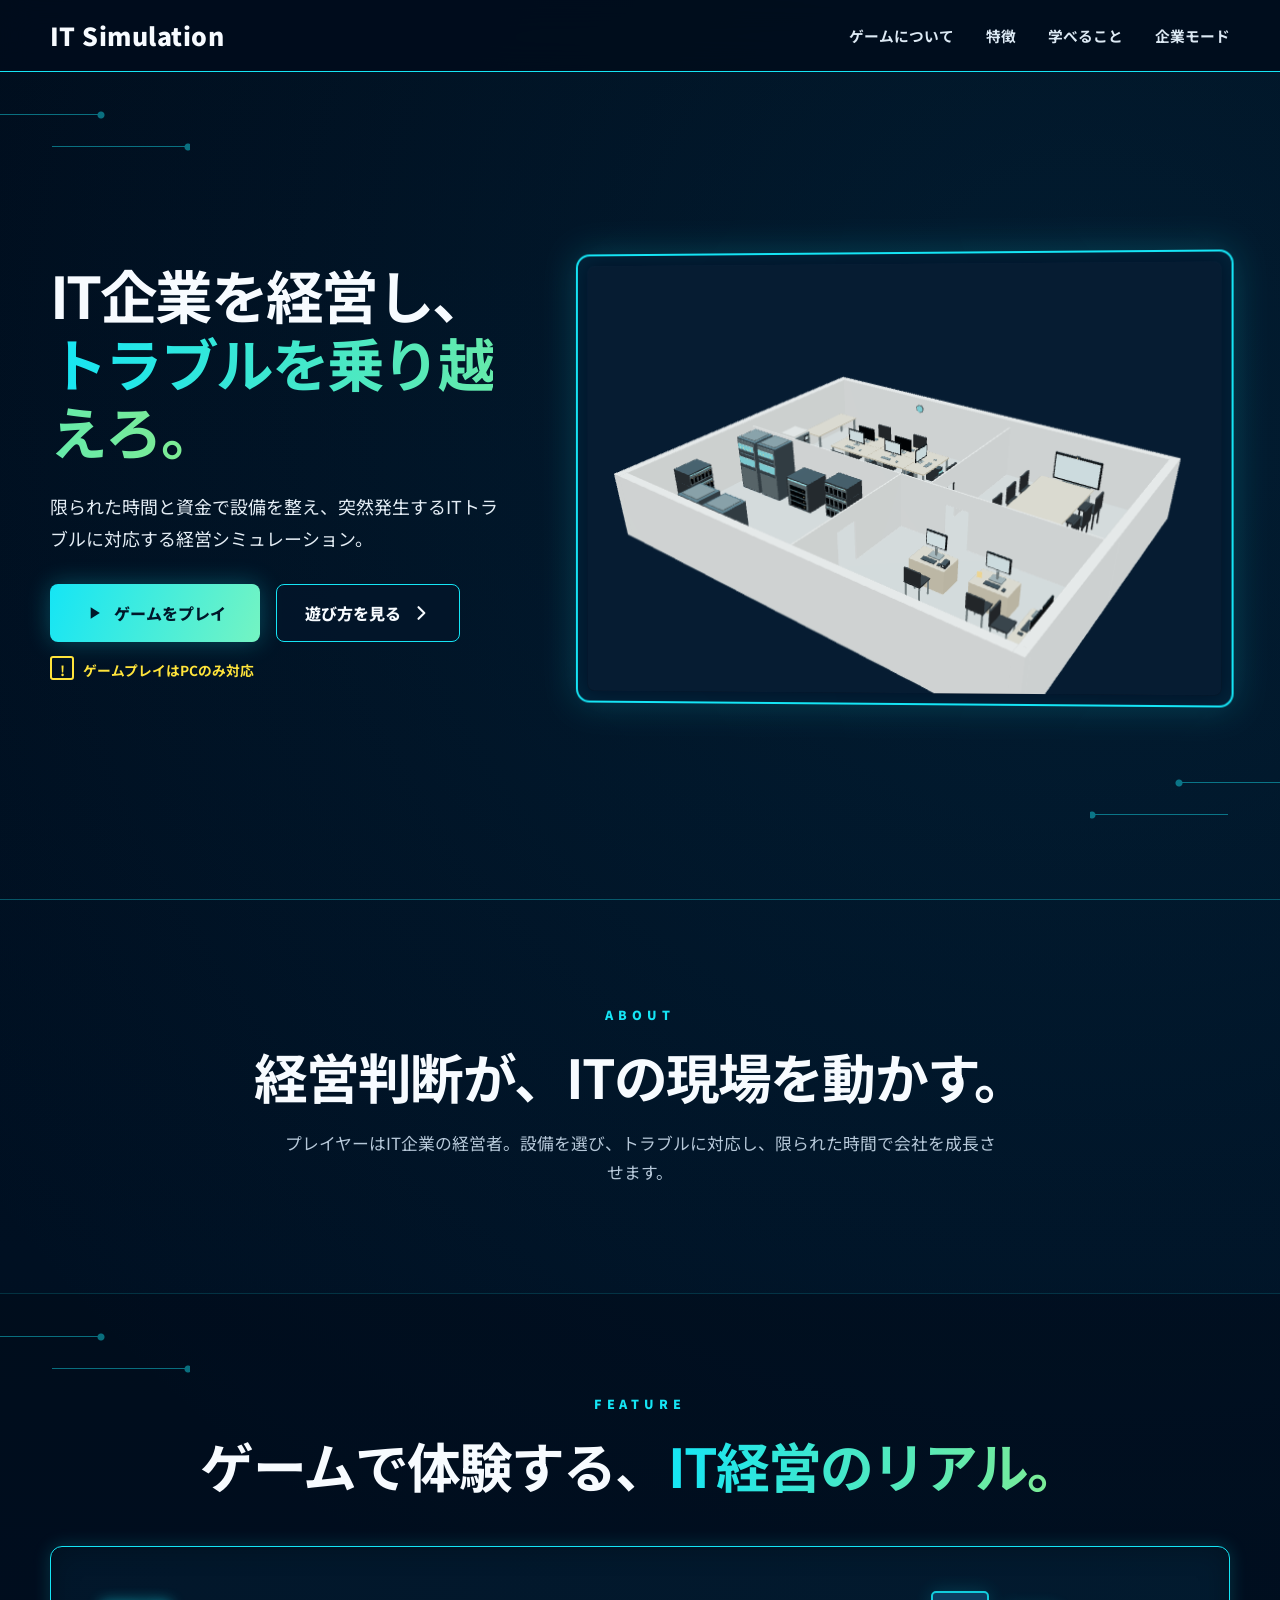
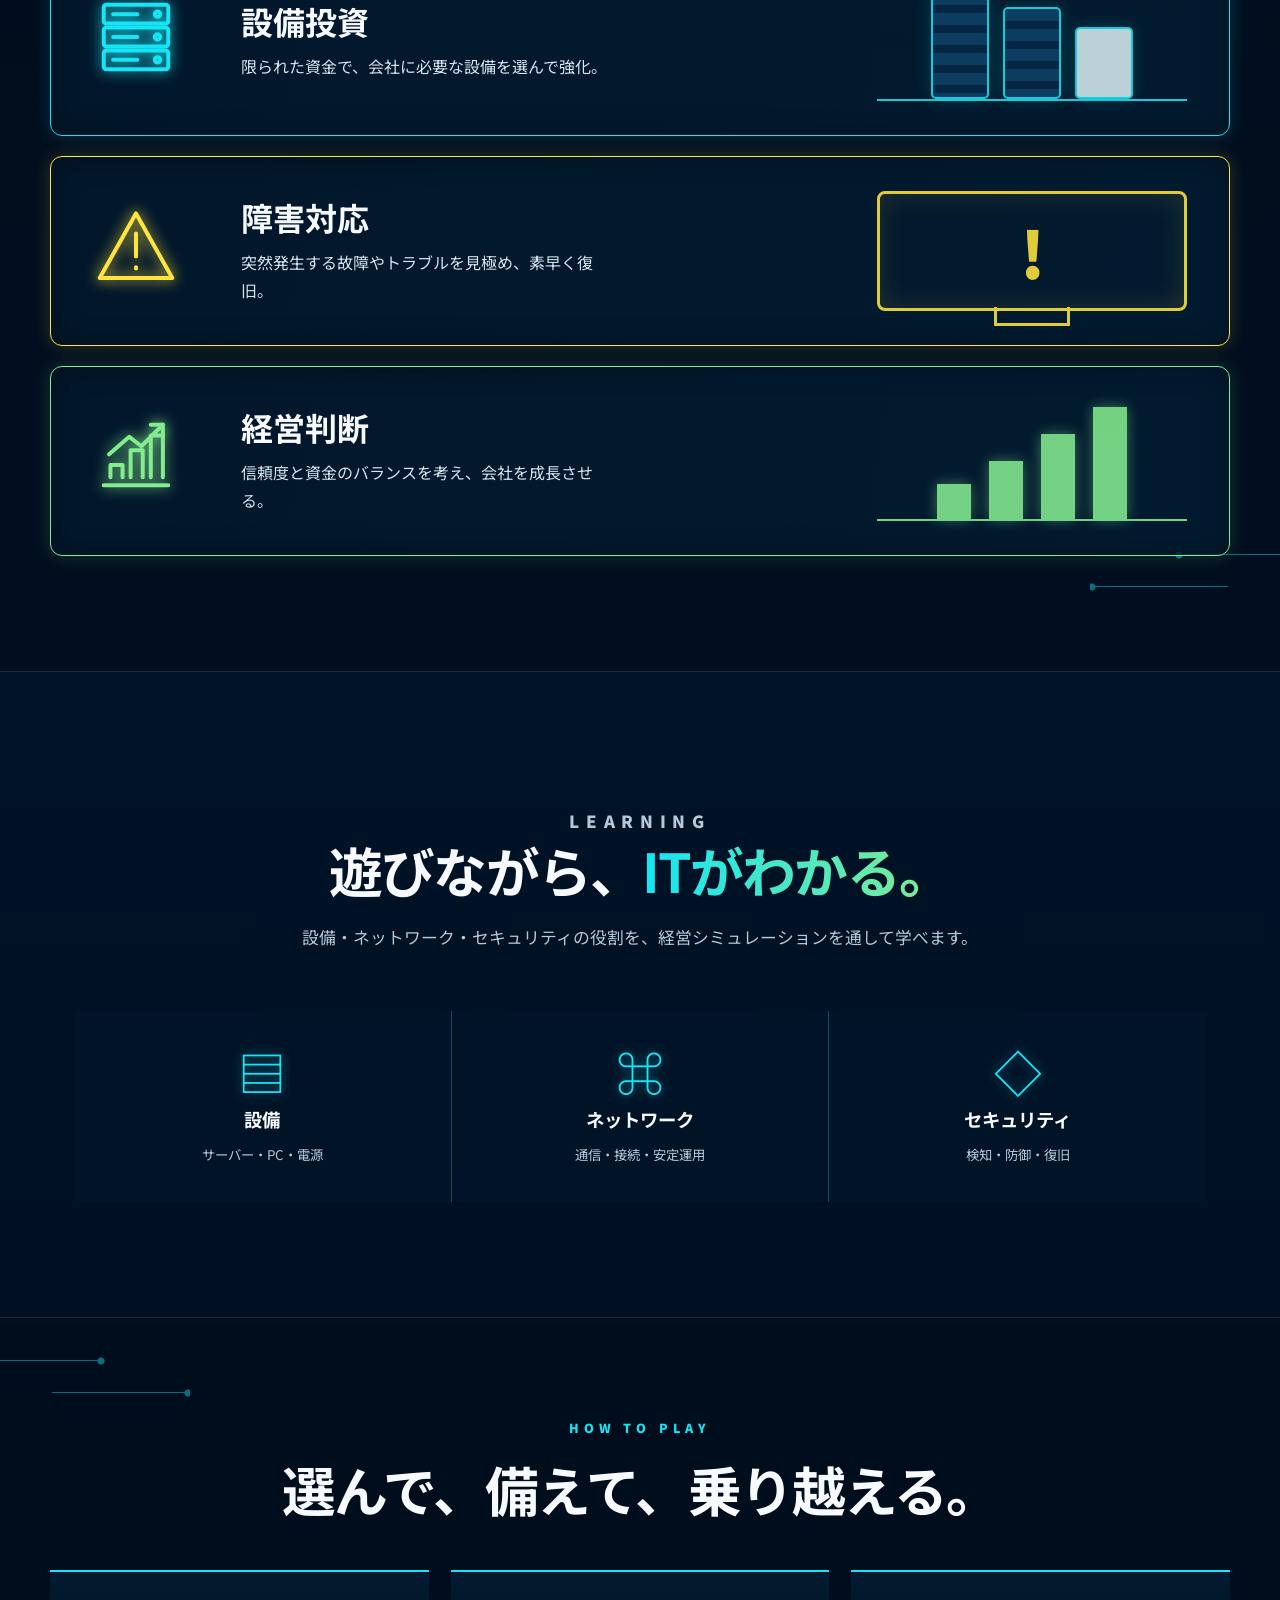
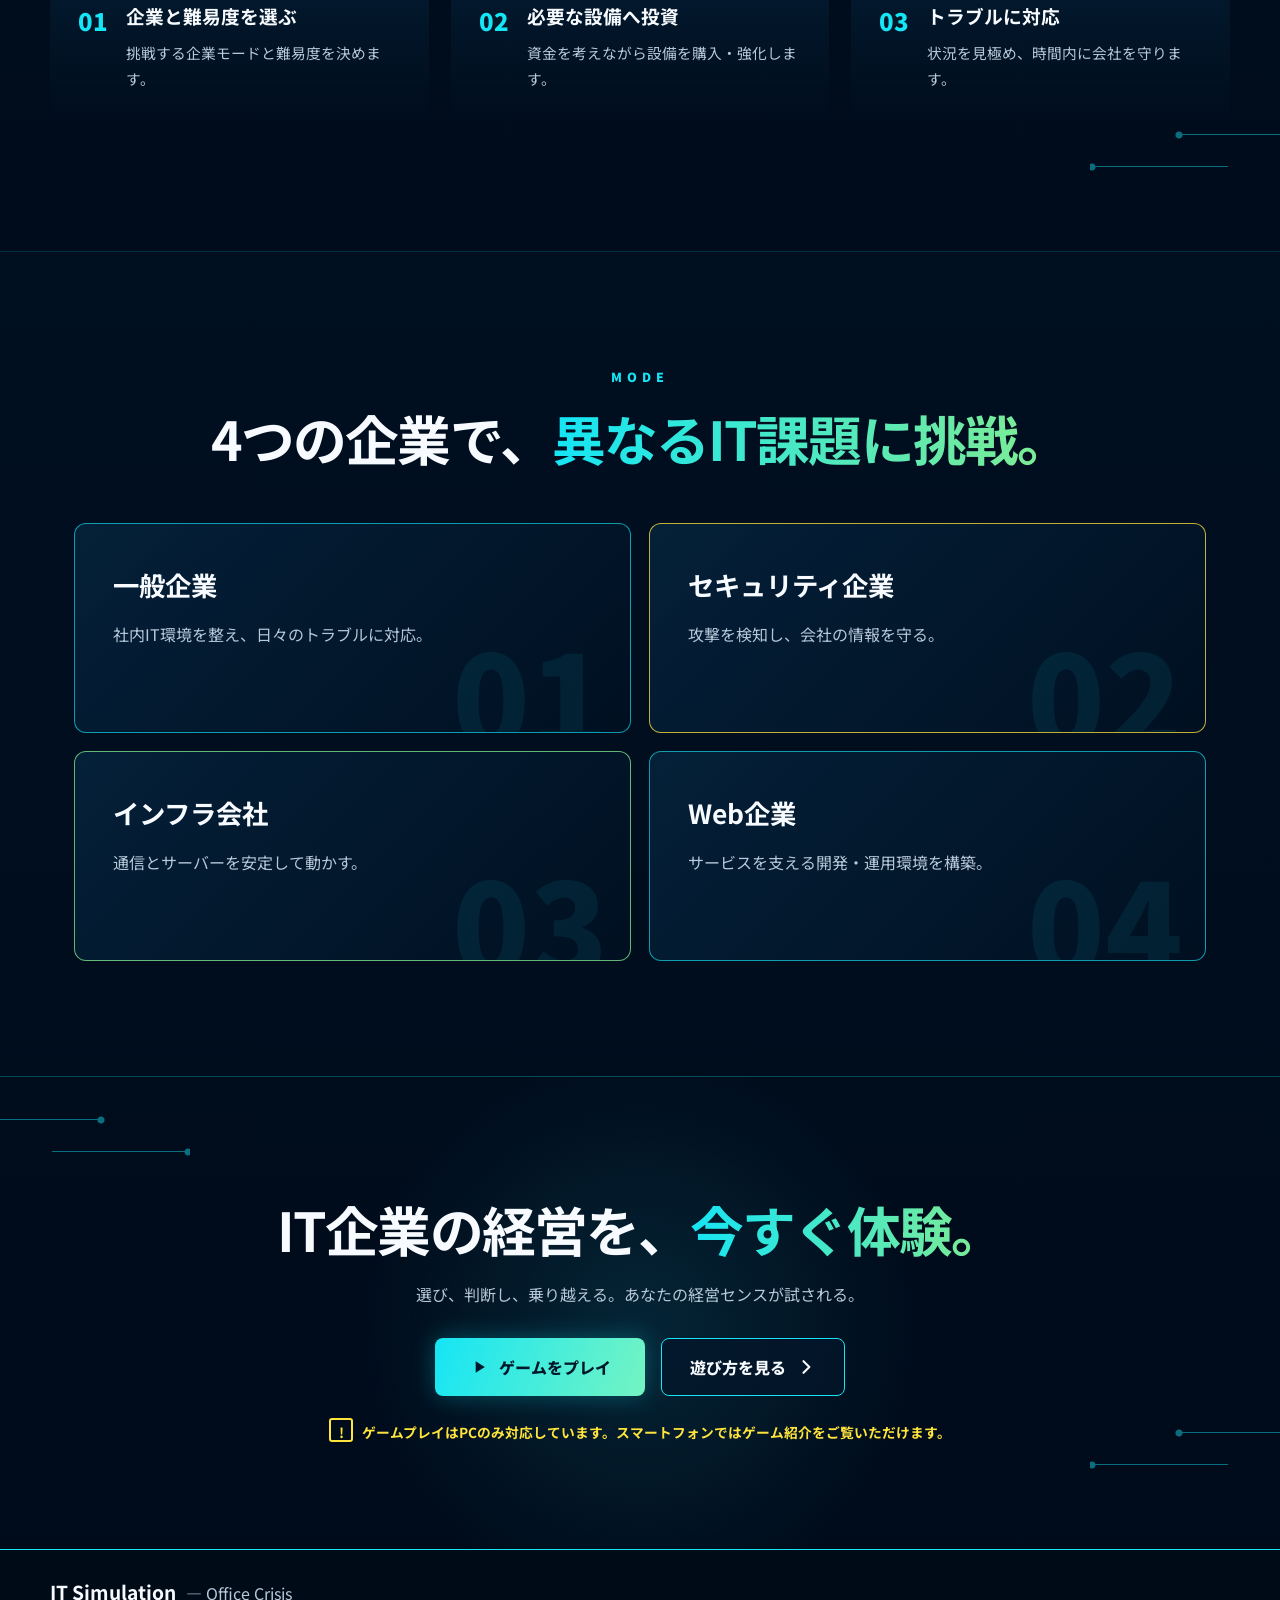
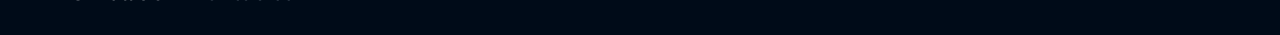
<file: index.html>
<!doctype html>
<html lang="ja">
<head>
  <meta charset="utf-8">
  <meta name="viewport" content="width=device-width, initial-scale=1">
  <meta name="description" content="IT企業を経営し、設備投資・障害対応・経営判断を体験しながらITを学べるシミュレーションゲーム。">
  <title>IT Simulation — Office Crisis</title>
  <link rel="preconnect" href="https://fonts.googleapis.com">
  <link rel="preconnect" href="https://fonts.gstatic.com" crossorigin>
  <link href="https://fonts.googleapis.com/css2?family=Noto+Sans+JP:wght@400;500;600;700;800;900&display=swap" rel="stylesheet">
  <link rel="stylesheet" href="style.css">
  <script type="importmap">
    {
      "imports": {
        "three": "./game/assets/vendor/three/three.module.js?v=160-local"
      }
    }
  </script>
</head>
<body>
  <a class="skip-link" href="#main">本文へ移動</a>
  <header class="site-header">
    <a class="brand" href="#top" aria-label="IT Simulation トップへ">IT Simulation</a>
    <button class="menu-button" type="button" aria-expanded="false" aria-controls="site-nav">
      <span></span><span></span><span></span><span class="sr-only">メニュー</span>
    </button>
    <nav id="site-nav" class="site-nav" aria-label="メインナビゲーション">
      <a href="#about">ゲームについて</a>
      <a href="#features">特徴</a>
      <a href="#learning">学べること</a>
      <a href="#modes">企業モード</a>
    </nav>
  </header>

  <main id="main">
    <section id="top" class="hero circuit-section">
      <div class="hero__copy reveal">
        <h1>IT企業を経営し、<br><span>トラブルを乗り越えろ。</span></h1>
        <p>限られた時間と資金で設備を整え、突然発生するITトラブルに対応する経営シミュレーション。</p>
        <div class="hero__actions">
          <a class="button button--primary play-link" href="game/game.html">
            <svg aria-hidden="true" viewBox="0 0 24 24"><path d="M8 5v14l11-7z"/></svg>
            ゲームをプレイ
          </a>
          <a class="button button--secondary" href="#how-to">遊び方を見る
            <svg aria-hidden="true" viewBox="0 0 24 24"><path d="m9 5 7 7-7 7"/></svg>
          </a>
        </div>
        <p class="device-note"><span aria-hidden="true">!</span> ゲームプレイはPCのみ対応</p>
      </div>
      <div class="hero__visual reveal">
        <div class="screen-frame screen-frame--model">
          <div class="about-model-viewer" data-model-src="game/models/GeneralCompany.glb?v=organized-realistic-20260909" aria-label="一般企業オフィスの3Dプレビュー">
            <img class="about-model-fallback" src="game/assets/game-screen.png" alt="IT Simulationのゲームプレイ画面。3Dオフィスと設備投資メニューが表示されている。">
            <!-- <p class="about-model-status">3Dプレビューを読み込み中</p> -->
          </div>
        </div>
      </div>
    </section>

    <section id="about" class="intro section-shell">
      <p class="section-label">ABOUT</p>
      <h2>経営判断が、ITの現場を動かす。</h2>
      <p>プレイヤーはIT企業の経営者。設備を選び、トラブルに対応し、限られた時間で会社を成長させます。</p>
    </section>

    <section id="features" class="features circuit-section">
      <div class="section-heading section-shell">
        <p class="section-label">FEATURE</p>
        <h2>ゲームで体験する、<span>IT経営のリアル。</span></h2>
      </div>
      <div class="feature-list section-shell">
        <article class="feature feature--cyan reveal">
          <div class="feature__icon" aria-hidden="true">
            <svg viewBox="0 0 64 64"><rect x="8" y="8" width="48" height="14" rx="2"/><rect x="8" y="25" width="48" height="14" rx="2"/><rect x="8" y="42" width="48" height="14" rx="2"/><path d="M15 15h18M15 32h18M15 49h18"/><circle cx="48" cy="15" r="2"/><circle cx="48" cy="32" r="2"/><circle cx="48" cy="49" r="2"/></svg>
          </div>
          <div><h3>設備投資</h3><p>限られた資金で、会社に必要な設備を選んで強化。</p></div>
          <div class="feature__art servers" aria-hidden="true"><i></i><i></i><i></i></div>
        </article>
        <article class="feature feature--yellow reveal">
          <div class="feature__icon" aria-hidden="true">
            <svg viewBox="0 0 64 64"><path d="M32 7 59 55H5z"/><path d="M32 22v17M32 47v1"/></svg>
          </div>
          <div><h3>障害対応</h3><p>突然発生する故障やトラブルを見極め、素早く復旧。</p></div>
          <div class="feature__art monitor" aria-hidden="true"><span>!</span></div>
        </article>
        <article class="feature feature--green reveal">
          <div class="feature__icon" aria-hidden="true">
            <svg viewBox="0 0 64 64"><path d="M8 53h48M13 47v-9h9v9M28 47V27h9v20M43 47V16h9v31M12 30l15-13 9 7 16-16"/><path d="m43 8 9 0 0 9"/></svg>
          </div>
          <div><h3>経営判断</h3><p>信頼度と資金のバランスを考え、会社を成長させる。</p></div>
          <div class="feature__art bars" aria-hidden="true"><i></i><i></i><i></i><i></i></div>
        </article>
      </div>
    </section>

    <section id="learning" class="learning section-shell">
      <p class="section-label">LEARNING</p>
      <h2>遊びながら、<span>ITがわかる。</span></h2>
      <p>設備・ネットワーク・セキュリティの役割を、経営シミュレーションを通して学べます。</p>
      <div class="learning-topics">
        <div><span class="topic-icon">▤</span><strong>設備</strong><small>サーバー・PC・電源</small></div>
        <div><span class="topic-icon">⌘</span><strong>ネットワーク</strong><small>通信・接続・安定運用</small></div>
        <div><span class="topic-icon">◇</span><strong>セキュリティ</strong><small>検知・防御・復旧</small></div>
      </div>
    </section>

    <section id="how-to" class="how-to circuit-section">
      <div class="section-heading section-shell">
        <p class="section-label">HOW TO PLAY</p>
        <h2>選んで、備えて、乗り越える。</h2>
      </div>
      <ol class="steps section-shell">
        <li><span>01</span><div><h3>企業と難易度を選ぶ</h3><p>挑戦する企業モードと難易度を決めます。</p></div></li>
        <li><span>02</span><div><h3>必要な設備へ投資</h3><p>資金を考えながら設備を購入・強化します。</p></div></li>
        <li><span>03</span><div><h3>トラブルに対応</h3><p>状況を見極め、時間内に会社を守ります。</p></div></li>
      </ol>
    </section>

    <section id="modes" class="modes section-shell">
      <p class="section-label">MODE</p>
      <h2>4つの企業で、<span>異なるIT課題に挑戦。</span></h2>
      <div class="mode-grid">
        <article><span class="mode-number">01</span><h3>一般企業</h3><p>社内IT環境を整え、日々のトラブルに対応。</p></article>
        <article><span class="mode-number">02</span><h3>セキュリティ企業</h3><p>攻撃を検知し、会社の情報を守る。</p></article>
        <article><span class="mode-number">03</span><h3>インフラ会社</h3><p>通信とサーバーを安定して動かす。</p></article>
        <article><span class="mode-number">04</span><h3>Web企業</h3><p>サービスを支える開発・運用環境を構築。</p></article>
      </div>
    </section>

    <section class="final-cta circuit-section">
      <div class="section-shell reveal">
        <h2>IT企業の経営を、<span>今すぐ体験。</span></h2>
        <p>選び、判断し、乗り越える。あなたの経営センスが試される。</p>
        <div class="hero__actions hero__actions--center">
          <a class="button button--primary play-link" href="game/game.html">
            <svg aria-hidden="true" viewBox="0 0 24 24"><path d="M8 5v14l11-7z"/></svg>
            ゲームをプレイ
          </a>
          <a class="button button--secondary" href="#how-to">遊び方を見る
            <svg aria-hidden="true" viewBox="0 0 24 24"><path d="m9 5 7 7-7 7"/></svg>
          </a>
        </div>
        <p class="device-note device-note--center"><span aria-hidden="true">!</span> ゲームプレイはPCのみ対応しています。スマートフォンではゲーム紹介をご覧いただけます。</p>
      </div>
    </section>
  </main>

  <footer class="site-footer">
    <strong>IT Simulation</strong><span>— Office Crisis</span>
  </footer>

  <div class="mobile-dialog" role="dialog" aria-modal="true" aria-labelledby="mobile-dialog-title" hidden>
    <div class="mobile-dialog__panel">
      <button class="dialog-close" type="button" aria-label="閉じる">×</button>
      <span class="dialog-icon" aria-hidden="true">PC</span>
      <h2 id="mobile-dialog-title">ゲームプレイはPCで</h2>
      <p>このゲームはPCブラウザ向けです。PCでこの紹介ページを開き、「ゲームをプレイ」を選んでください。</p>
      <button class="button button--primary dialog-ok" type="button">紹介ページに戻る</button>
    </div>
  </div>

  <script src="script.js?v=public-root-site-20260909"></script>
</body>
</html>
</file>
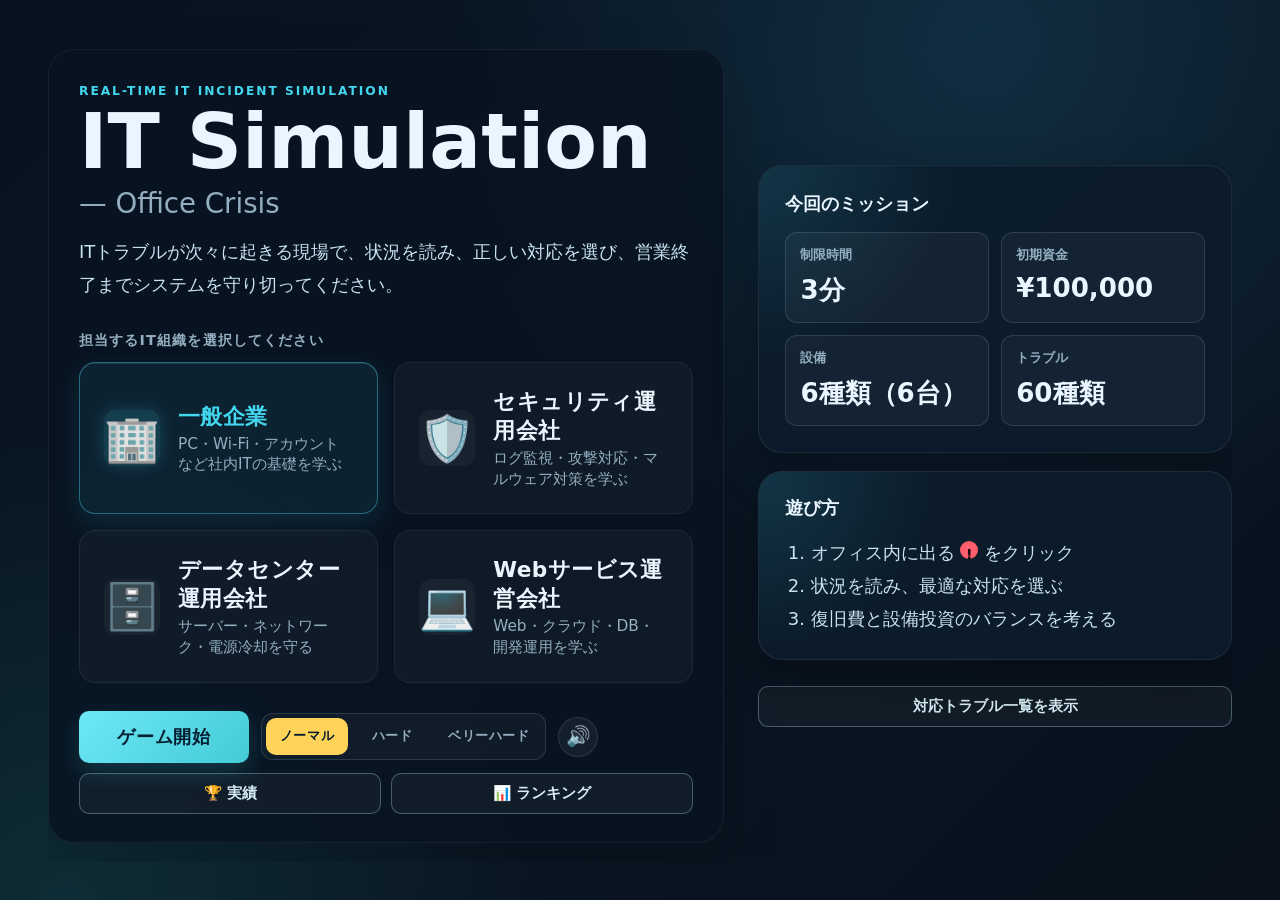
<file: game/index.html>
﻿<!DOCTYPE html>
<html lang="ja">
<head>
  <meta charset="UTF-8" />
  <meta name="viewport" content="width=device-width, initial-scale=1.0, viewport-fit=cover" />
  <title>IT Simulation | Office Crisis</title>
  <link rel="icon" href="data:," />
  <link rel="stylesheet" href="style.css?v=filter-width-20260904" />
</head>
<body>
  <div class="app-shell">
    <div id="orientation-warning" class="orientation-warning hidden">
      <div class="orientation-warning-content">
        <div class="orientation-icon">📱</div>
        <p>横向きにしてください</p>
        <p class="orientation-sub">このゲームは横向きでプレイしてください</p>
      </div>
    </div>
    <section id="home-screen" class="home-screen">
      <div class="home-copy">
        <p class="eyebrow">REAL-TIME IT INCIDENT SIMULATION</p>
        <h1>IT Simulation <span>— Office Crisis</span></h1>
        <p class="home-lead">ITトラブルが次々に起きる現場で、状況を読み、正しい対応を選び、営業終了までシステムを守り切ってください。</p>

        <div class="mode-selection-container">
          <p class="section-label">担当するIT組織を選択してください</p>
          <div class="mode-selector">
            <button class="mode-card-button active" data-mode="office" type="button">
              <span class="mode-icon">🏢</span>
              <div class="mode-info">
                <span class="mode-name">一般企業</span>
                <span class="mode-desc">PC・Wi-Fi・アカウントなど社内ITの基礎を学ぶ</span>
              </div>
            </button>
            <button class="mode-card-button" data-mode="security" type="button">
              <span class="mode-icon">🛡️</span>
              <div class="mode-info">
                <span class="mode-name">セキュリティ運用会社</span>
                <span class="mode-desc">ログ監視・攻撃対応・マルウェア対策を学ぶ</span>
              </div>
            </button>
            <button class="mode-card-button" data-mode="infra" type="button">
              <span class="mode-icon">🗄️</span>
              <div class="mode-info">
                <span class="mode-name">データセンター運用会社</span>
                <span class="mode-desc">サーバー・ネットワーク・電源冷却を守る</span>
              </div>
            </button>
            <button class="mode-card-button" data-mode="startup" type="button">
              <span class="mode-icon">💻</span>
              <div class="mode-info">
                <span class="mode-name">Webサービス運営会社</span>
                <span class="mode-desc">Web・クラウド・DB・開発運用を学ぶ</span>
              </div>
            </button>
          </div>
        </div>

        <div id="mobile-difficulty-selection" class="mobile-difficulty-selection hidden">
          <h3>難易度を選択</h3>
          <div class="mobile-difficulty-buttons">
            <button class="mobile-difficulty-button active" data-difficulty="normal" type="button">ノーマル</button>
            <button class="mobile-difficulty-button" data-difficulty="hard" type="button">ハード</button>
            <button class="mobile-difficulty-button" data-difficulty="veryhard" type="button">ベリーハード</button>
          </div>
          <button id="mobile-start-game" class="primary-button">ゲーム開始</button>
        </div>

        <div class="home-actions">
          <button id="home-start-button" class="primary-button home-start-button" type="button">ゲーム開始</button>
          <div class="difficulty-control home-difficulty" aria-label="難易度">
            <button class="difficulty-button active" data-difficulty="normal" type="button">ノーマル</button>
            <button class="difficulty-button" data-difficulty="hard" type="button">ハード</button>
            <button class="difficulty-button" data-difficulty="veryhard" type="button">ベリーハード</button>
          </div>
          <button id="sound-toggle-home" class="icon-button sound-toggle-button" type="button" aria-label="サウンドをオフにする">🔊</button>
        </div>
        <div class="home-secondary-actions">
          <button id="achievements-open-button" class="secondary-button">🏆 実績</button>
          <button id="leaderboard-open-button" class="secondary-button">📊 ランキング</button>
        </div>
        <div id="resume-choice" class="resume-choice hidden">
          <p class="resume-copy">進行中のゲームがあります。続きからプレイするか、最初からやり直すかを選んでください。</p>
          <div class="resume-actions">
            <button id="resume-continue-button" class="primary-button" type="button">続きからプレイする</button>
            <button id="resume-restart-button" class="secondary-button" type="button">最初からやり直す</button>
          </div>
        </div>
      </div>

      <div class="home-panel">
        <section class="home-summary">
          <h2>今回のミッション</h2>
          <div class="mission-grid">
            <div><span>制限時間</span><strong>3分</strong></div>
            <div><span>初期資金</span><strong>¥100,000</strong></div>
            <div><span>設備</span><strong id="home-equipment-count">6種類</strong></div>
            <div><span>トラブル</span><strong id="home-incident-count">70種類</strong></div>
          </div>
        </section>
        <section class="home-rules">
          <h2>遊び方</h2>
          <ol>
            <li>オフィス内に出る <b>!</b> をクリック</li>
            <li>状況を読み、最適な対応を選ぶ</li>
            <li>復旧費と設備投資のバランスを考える</li>
          </ol>
        </section>
        <button id="incident-list-toggle" class="secondary-button incident-list-toggle">対応トラブル一覧を表示</button>
      </div>

      <div id="incident-sidebar" class="incident-sidebar hidden">
        <div class="incident-sidebar-header">
          <h2>対応トラブル一覧</h2>
          <button id="incident-sidebar-close" class="icon-button" aria-label="閉じる">×</button>
        </div>
        <div class="incident-sidebar-filters">
          <div class="filter-group">
            <label for="mode-filter">企業</label>
            <select id="mode-filter">
              <option value="all">すべて</option>
              <option value="office">一般企業</option>
              <option value="security">セキュリティ運用会社</option>
              <option value="infra">データセンター運用会社</option>
              <option value="startup">Webサービス運営会社</option>
            </select>
          </div>
          <div class="filter-group">
            <label for="equipment-filter">設備</label>
            <select id="equipment-filter">
              <option value="all">すべて</option>
            </select>
          </div>
        </div>
        <div id="incident-list" class="incident-list"></div>
      </div>
    </section>

    <section id="game-screen" class="game-screen hidden">
      <header class="topbar">
        <div class="brand">
          <p class="eyebrow">REAL-TIME IT INCIDENT SIMULATION</p>
          <h1>IT Simulation <span>— Office Crisis</span></h1>
        </div>
        <div class="topbar-actions">
          <div class="difficulty-control" aria-label="難易度">
            <button class="difficulty-button active" data-difficulty="normal" type="button">ノーマル</button>
            <button class="difficulty-button" data-difficulty="hard" type="button">ハード</button>
            <button class="difficulty-button" data-difficulty="veryhard" type="button">ベリーハード</button>
          </div>
          <div id="game-status" class="game-status standby">待機中</div>
          <button id="sound-toggle-game" class="icon-button sound-toggle-button" type="button" aria-label="サウンドをオフにする">🔊</button>
          <button id="home-button" class="secondary-button topbar-home-button" type="button">
            <span class="home-button-label-full">ホームに戻る</span>
            <span class="home-button-label-short">ホーム</span>
          </button>
          <button id="start-button" class="primary-button">リスタート</button>
        </div>
      </header>

      <main class="game-layout">
        <aside class="dashboard">
          <section class="status-card time-card">
            <p class="card-label">営業終了まで</p>
            <strong id="timer" class="timer">03:00</strong>
            <div class="timer-track"><div id="timer-bar" class="timer-bar"></div></div>
          </section>

          <section class="status-card">
            <div class="metric-head">
              <p class="card-label">資金</p>
              <span class="metric-icon">¥</span>
            </div>
            <strong id="funds" class="metric-value">¥100,000</strong>
            <p id="funds-detail" class="metric-note">運営は安定しています</p>
          </section>

          <section class="status-card">
            <div class="metric-head">
              <p class="card-label">信頼度</p>
              <span class="metric-icon">◆</span>
            </div>
            <strong id="trust" class="metric-value">100</strong>
            <div class="trust-track"><div id="trust-bar" class="trust-bar"></div></div>
            <p id="trust-detail" class="metric-note">社内外から信頼されています</p>
          </section>

          <section class="status-card compact-card">
            <p class="card-label">対応状況</p>
            <div class="status-row">
              <span>未対応トラブル</span><strong id="incident-count">0</strong>
            </div>
            <div class="status-row">
              <span>故障設備</span><strong id="broken-count">0</strong>
            </div>
            <div class="status-row">
              <span>解決件数</span><strong id="resolved-count">0</strong>
            </div>
            <div class="status-row">
              <span>連続正解</span><strong id="streak-count">0</strong>
            </div>
            <div class="status-row hidden">
              <span>次の発生</span><strong id="next-incident">--</strong>
            </div>
          </section>

          <section class="status-card upgrade-card">
            <div class="upgrade-head">
              <div>
                <p class="card-label">設備投資</p>
                <strong id="upgrade-total" class="upgrade-total">Lv 0</strong>
              </div>
              <span class="metric-icon">Lv</span>
            </div>
            <p id="upgrade-detail" class="metric-note">営業中に資金を使って設備を強化できます。</p>
            <div id="upgrade-list" class="upgrade-list"></div>
          </section>

          <section class="tips-card">
            <p class="tips-title">遊び方</p>
            <ol>
              <li>オフィス内の <b>!</b> をクリック</li>
              <li>状況を読み、最適な対応を選択</li>
              <li>復旧費と設備投資のバランスを考える</li>
            </ol>
          </section>
        </aside>

        <section class="office-panel">
          <div class="office-heading">
            <div>
              <p id="floor-eyebrow" class="eyebrow">NORMAL MODE / GENERAL OFFICE</p>
              <h2 id="floor-title">第1営業フロア</h2>
            </div>
            <div class="office-legend">
              <span><i class="legend-dot normal"></i>正常</span>
              <span><i class="legend-dot incident"></i>トラブル</span>
              <span><i class="legend-dot broken"></i>故障</span>
            </div>
          </div>

          <div class="news-ticker" aria-live="polite">
            <span class="news-label">IT NEWS</span>
            <p id="news-ticker-text">営業開始後、IT運用ニュース速報が流れます。</p>
          </div>

          <div id="office-map" class="office-map" aria-label="一般企業のオフィス">
            <div class="floor-grid"></div>
            <div id="equipment-layer" class="equipment-layer"></div>
            <div id="start-overlay" class="start-overlay hidden">
              <div class="start-overlay-card">
                <span class="start-icon">!</span>
                <h3>営業開始前</h3>
                <p>オフィスで起きるITトラブルを解決し、倒産を防いでください。</p>
                <button id="overlay-start-button" class="primary-button">営業を開始する</button>
              </div>
            </div>
          </div>

          <div class="event-log-panel">
            <div class="event-log-head">
              <h3>オペレーションログ</h3>
              <button id="view-log-button" class="text-button">履歴を表示</button>
            </div>
            <ul id="event-log" class="event-log">
              <li class="log-entry neutral"><span>--:--</span>ゲーム開始後、ここに対応履歴が表示されます。</li>
            </ul>
          </div>
        </section>
      </main>
    </section>
  </div>

  <div id="modal" class="modal hidden" role="dialog" aria-modal="true" aria-labelledby="modal-title">
    <div class="modal-backdrop"></div>
    <div class="modal-card">
      <div class="modal-topline">
        <span id="modal-category" class="category-badge">INCIDENT</span>
        <button id="modal-close" class="icon-button" aria-label="閉じる">×</button>
      </div>
      <h2 id="modal-title">トラブル発生</h2>
      <p id="modal-location" class="modal-location"></p>
      <p id="modal-description" class="modal-description"></p>
      <div id="modal-effect" class="modal-effect"></div>
      <div id="modal-options" class="modal-options"></div>
      <div id="modal-feedback" class="modal-feedback hidden"></div>
      <div id="modal-actions" class="modal-actions"></div>
    </div>
  </div>

  <div id="log-modal" class="modal hidden" role="dialog" aria-modal="true" aria-labelledby="log-modal-title">
    <div class="modal-backdrop"></div>
    <div class="log-modal-card">
      <div class="modal-topline">
        <span class="category-badge">LOG</span>
        <button id="log-modal-close" class="icon-button" aria-label="閉じる">×</button>
      </div>
      <h2 id="log-modal-title">オペレーション履歴</h2>
      <div id="log-modal-content" class="log-modal-content"></div>
    </div>
  </div>

  <div id="result-modal" class="modal hidden" role="dialog" aria-modal="true" aria-labelledby="result-title">
    <div class="modal-backdrop result-backdrop"></div>
    <div class="result-card">
      <p id="result-eyebrow" class="eyebrow">RESULT</p>
      <h2 id="result-title">営業終了</h2>
      <p id="result-message" class="result-message"></p>
      <div class="result-grid">
        <div><span>資金</span><strong id="result-funds">¥0</strong></div>
        <div><span>信頼度</span><strong id="result-trust">0</strong></div>
        <div><span>解決件数</span><strong id="result-resolved">0</strong></div>
        <div><span>誤対応</span><strong id="result-mistakes">0</strong></div>
        <div><span>最大連続正解</span><strong id="result-streak">0</strong></div>
        <div><span>投資Lv合計</span><strong id="result-upgrades">0</strong></div>
      </div>
      <div id="result-score-panel" class="result-score-panel hidden"></div>
      <div id="result-learning" class="result-learning"></div>
      <div id="review-list" class="review-list"></div>
      <button id="restart-button" class="primary-button wide-button">ホーム画面へ戻る</button>
    </div>
  </div>

<div id="difficulty-popover" class="popover hidden" role="tooltip" aria-hidden="true">
    <div class="popover-content"></div>
    <div class="popover-arrow" aria-hidden="true"></div>
  </div>

  <div id="achievement-toast-container" class="achievement-toast-container" aria-live="polite"></div>

  <div id="achievements-modal" class="modal hidden" role="dialog" aria-modal="true" aria-labelledby="achievements-modal-title">
    <div class="modal-backdrop"></div>
    <div class="log-modal-card">
      <div class="modal-topline">
        <span class="category-badge">ACHIEVEMENTS</span>
        <button id="achievements-modal-close" class="icon-button" aria-label="閉じる">×</button>
      </div>
      <h2 id="achievements-modal-title">実績</h2>
      <p id="achievements-progress" class="achievements-progress">0 / 0 解除済み</p>
      <div class="achievements-actions">
        <button id="achievements-reset-button" class="secondary-button danger-button" type="button">実績をリセット</button>
      </div>
      <div id="achievements-grid" class="achievements-grid log-modal-content"></div>
    </div>
  </div>

  <div id="leaderboard-modal" class="modal hidden" role="dialog" aria-modal="true" aria-labelledby="leaderboard-modal-title">
    <div class="modal-backdrop"></div>
    <div class="log-modal-card">
      <div class="modal-topline">
        <span class="category-badge">RANKING</span>
        <button id="leaderboard-modal-close" class="icon-button" aria-label="閉じる">×</button>
      </div>
      <h2 id="leaderboard-modal-title">ランキング</h2>
      <div class="incident-sidebar-filters leaderboard-filters">
        <div class="filter-group">
          <label for="leaderboard-mode-select">企業</label>
          <select id="leaderboard-mode-select">
            <option value="office">一般企業</option>
            <option value="security">セキュリティ運用会社</option>
            <option value="infra">データセンター運用会社</option>
            <option value="startup">Webサービス運営会社</option>
          </select>
        </div>
        <div class="filter-group">
          <label for="leaderboard-difficulty-select">難易度</label>
          <select id="leaderboard-difficulty-select">
            <option value="normal">ノーマル</option>
            <option value="hard">ハード</option>
            <option value="veryhard">ベリーハード</option>
          </select>
        </div>
      </div>
      <div id="leaderboard-content" class="log-modal-content"></div>
    </div>
  </div>

  <script type="importmap">
    {
      "imports": {
        "three": "./assets/vendor/three/three.module.js?v=160-local"
      }
    }
  </script>
  <script src="script/config.js?v=game-duration-3min-20260821"></script>
  <script src="script/incidents/office.js?v=expanded-incidents-20260807"></script>
  <script src="script/incidents/security.js?v=expanded-incidents-20260807"></script>
  <script src="script/incidents/infra.js?v=expanded-incidents-20260807"></script>
  <script src="script/incidents/startup.js?v=expanded-incidents-20260807"></script>
  <script src="script/incidents/balancer.js?v=ten-per-equipment-20260903"></script>
  <script src="script/modes/office.js"></script>
  <script src="script/modes/security.js"></script>
  <script src="script/modes/infra.js"></script>
  <script src="script/modes/startup.js"></script>
  <script src="script/modes/registry.js?v=ten-per-equipment-20260903"></script>
  <script src="script/equipment-3d.js?v=realistic-materials-centered-20260908"></script>
  <script src="script/renderer.js?v=all-equipment-filter-20260904"></script>
  <script src="script/game-loop.js?v=ten-per-equipment-20260903"></script>
  <script src="script/modals.js?v=result-learning-20260807"></script>
  <script src="script/game-over.js?v=result-learning-20260807"></script>
  <script src="script/state.js?v=news-forecast-20260808"></script>
  <script src="script/main.js?v=all-equipment-filter-20260904"></script>
  <script src="script/audio.js"></script>
  <script src="script/achievements.js?v=achievements-reset-20260903"></script>
  <script src="script/leaderboard.js"></script>
</body>
</html>
</file>
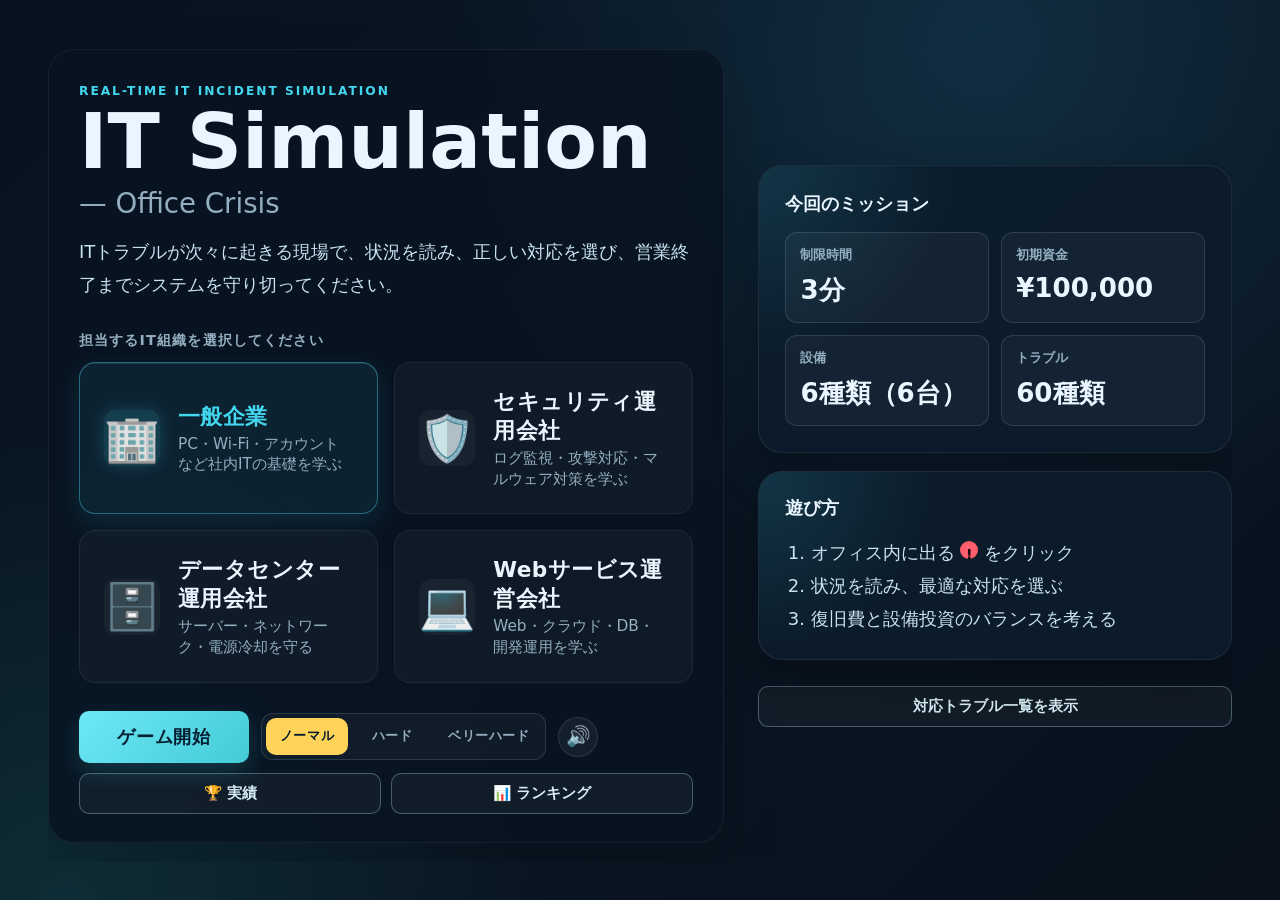
<file: game/game.html>
﻿<!DOCTYPE html>
<html lang="ja">
<head>
  <meta charset="UTF-8" />
  <meta name="viewport" content="width=device-width, initial-scale=1.0, viewport-fit=cover" />
  <title>IT Simulation | Office Crisis</title>
  <link rel="icon" href="data:," />
  <link rel="stylesheet" href="game.css?v=game-file-names-20260909" />
</head>
<body>
  <div class="app-shell">
    <div id="orientation-warning" class="orientation-warning hidden">
      <div class="orientation-warning-content">
        <div class="orientation-icon">📱</div>
        <p>横向きにしてください</p>
        <p class="orientation-sub">このゲームは横向きでプレイしてください</p>
      </div>
    </div>
    <section id="home-screen" class="home-screen">
      <div class="home-copy">
        <p class="eyebrow">REAL-TIME IT INCIDENT SIMULATION</p>
        <h1>IT Simulation <span>— Office Crisis</span></h1>
        <p class="home-lead">ITトラブルが次々に起きる現場で、状況を読み、正しい対応を選び、営業終了までシステムを守り切ってください。</p>

        <div class="mode-selection-container">
          <p class="section-label">担当するIT組織を選択してください</p>
          <div class="mode-selector">
            <button class="mode-card-button active" data-mode="office" type="button">
              <span class="mode-icon">🏢</span>
              <div class="mode-info">
                <span class="mode-name">一般企業</span>
                <span class="mode-desc">PC・Wi-Fi・アカウントなど社内ITの基礎を学ぶ</span>
              </div>
            </button>
            <button class="mode-card-button" data-mode="security" type="button">
              <span class="mode-icon">🛡️</span>
              <div class="mode-info">
                <span class="mode-name">セキュリティ運用会社</span>
                <span class="mode-desc">ログ監視・攻撃対応・マルウェア対策を学ぶ</span>
              </div>
            </button>
            <button class="mode-card-button" data-mode="infra" type="button">
              <span class="mode-icon">🗄️</span>
              <div class="mode-info">
                <span class="mode-name">データセンター運用会社</span>
                <span class="mode-desc">サーバー・ネットワーク・電源冷却を守る</span>
              </div>
            </button>
            <button class="mode-card-button" data-mode="startup" type="button">
              <span class="mode-icon">💻</span>
              <div class="mode-info">
                <span class="mode-name">Webサービス運営会社</span>
                <span class="mode-desc">Web・クラウド・DB・開発運用を学ぶ</span>
              </div>
            </button>
          </div>
        </div>

        <div id="mobile-difficulty-selection" class="mobile-difficulty-selection hidden">
          <h3>難易度を選択</h3>
          <div class="mobile-difficulty-buttons">
            <button class="mobile-difficulty-button active" data-difficulty="normal" type="button">ノーマル</button>
            <button class="mobile-difficulty-button" data-difficulty="hard" type="button">ハード</button>
            <button class="mobile-difficulty-button" data-difficulty="veryhard" type="button">ベリーハード</button>
          </div>
          <button id="mobile-start-game" class="primary-button">ゲーム開始</button>
        </div>

        <div class="home-actions">
          <button id="home-start-button" class="primary-button home-start-button" type="button">ゲーム開始</button>
          <div class="difficulty-control home-difficulty" aria-label="難易度">
            <button class="difficulty-button active" data-difficulty="normal" type="button">ノーマル</button>
            <button class="difficulty-button" data-difficulty="hard" type="button">ハード</button>
            <button class="difficulty-button" data-difficulty="veryhard" type="button">ベリーハード</button>
          </div>
          <button id="sound-toggle-home" class="icon-button sound-toggle-button" type="button" aria-label="サウンドをオフにする">🔊</button>
        </div>
        <div class="home-secondary-actions">
          <button id="achievements-open-button" class="secondary-button">🏆 実績</button>
          <button id="leaderboard-open-button" class="secondary-button">📊 ランキング</button>
        </div>
        <div id="resume-choice" class="resume-choice hidden">
          <p class="resume-copy">進行中のゲームがあります。続きからプレイするか、最初からやり直すかを選んでください。</p>
          <div class="resume-actions">
            <button id="resume-continue-button" class="primary-button" type="button">続きからプレイする</button>
            <button id="resume-restart-button" class="secondary-button" type="button">最初からやり直す</button>
          </div>
        </div>
      </div>

      <div class="home-panel">
        <section class="home-summary">
          <h2>今回のミッション</h2>
          <div class="mission-grid">
            <div><span>制限時間</span><strong>3分</strong></div>
            <div><span>初期資金</span><strong>¥100,000</strong></div>
            <div><span>設備</span><strong id="home-equipment-count">6種類</strong></div>
            <div><span>トラブル</span><strong id="home-incident-count">70種類</strong></div>
          </div>
        </section>
        <section class="home-rules">
          <h2>遊び方</h2>
          <ol>
            <li>オフィス内に出る <b>!</b> をクリック</li>
            <li>状況を読み、最適な対応を選ぶ</li>
            <li>復旧費と設備投資のバランスを考える</li>
          </ol>
        </section>
        <button id="incident-list-toggle" class="secondary-button incident-list-toggle">対応トラブル一覧を表示</button>
      </div>

      <div id="incident-sidebar" class="incident-sidebar hidden">
        <div class="incident-sidebar-header">
          <h2>対応トラブル一覧</h2>
          <button id="incident-sidebar-close" class="icon-button" aria-label="閉じる">×</button>
        </div>
        <div class="incident-sidebar-filters">
          <div class="filter-group">
            <label for="mode-filter">企業</label>
            <select id="mode-filter">
              <option value="all">すべて</option>
              <option value="office">一般企業</option>
              <option value="security">セキュリティ運用会社</option>
              <option value="infra">データセンター運用会社</option>
              <option value="startup">Webサービス運営会社</option>
            </select>
          </div>
          <div class="filter-group">
            <label for="equipment-filter">設備</label>
            <select id="equipment-filter">
              <option value="all">すべて</option>
            </select>
          </div>
        </div>
        <div id="incident-list" class="incident-list"></div>
      </div>
    </section>

    <section id="game-screen" class="game-screen hidden">
      <header class="topbar">
        <div class="brand">
          <p class="eyebrow">REAL-TIME IT INCIDENT SIMULATION</p>
          <h1>IT Simulation <span>— Office Crisis</span></h1>
        </div>
        <div class="topbar-actions">
          <div class="difficulty-control" aria-label="難易度">
            <button class="difficulty-button active" data-difficulty="normal" type="button">ノーマル</button>
            <button class="difficulty-button" data-difficulty="hard" type="button">ハード</button>
            <button class="difficulty-button" data-difficulty="veryhard" type="button">ベリーハード</button>
          </div>
          <div id="game-status" class="game-status standby">待機中</div>
          <button id="sound-toggle-game" class="icon-button sound-toggle-button" type="button" aria-label="サウンドをオフにする">🔊</button>
          <button id="home-button" class="secondary-button topbar-home-button" type="button">
            <span class="home-button-label-full">ホームに戻る</span>
            <span class="home-button-label-short">ホーム</span>
          </button>
          <button id="start-button" class="primary-button">リスタート</button>
        </div>
      </header>

      <main class="game-layout">
        <aside class="dashboard">
          <section class="status-card time-card">
            <p class="card-label">営業終了まで</p>
            <strong id="timer" class="timer">03:00</strong>
            <div class="timer-track"><div id="timer-bar" class="timer-bar"></div></div>
          </section>

          <section class="status-card">
            <div class="metric-head">
              <p class="card-label">資金</p>
              <span class="metric-icon">¥</span>
            </div>
            <strong id="funds" class="metric-value">¥100,000</strong>
            <p id="funds-detail" class="metric-note">運営は安定しています</p>
          </section>

          <section class="status-card">
            <div class="metric-head">
              <p class="card-label">信頼度</p>
              <span class="metric-icon">◆</span>
            </div>
            <strong id="trust" class="metric-value">100</strong>
            <div class="trust-track"><div id="trust-bar" class="trust-bar"></div></div>
            <p id="trust-detail" class="metric-note">社内外から信頼されています</p>
          </section>

          <section class="status-card compact-card">
            <p class="card-label">対応状況</p>
            <div class="status-row">
              <span>未対応トラブル</span><strong id="incident-count">0</strong>
            </div>
            <div class="status-row">
              <span>故障設備</span><strong id="broken-count">0</strong>
            </div>
            <div class="status-row">
              <span>解決件数</span><strong id="resolved-count">0</strong>
            </div>
            <div class="status-row">
              <span>連続正解</span><strong id="streak-count">0</strong>
            </div>
            <div class="status-row hidden">
              <span>次の発生</span><strong id="next-incident">--</strong>
            </div>
          </section>

          <section class="status-card upgrade-card">
            <div class="upgrade-head">
              <div>
                <p class="card-label">設備投資</p>
                <strong id="upgrade-total" class="upgrade-total">Lv 0</strong>
              </div>
              <span class="metric-icon">Lv</span>
            </div>
            <p id="upgrade-detail" class="metric-note">営業中に資金を使って設備を強化できます。</p>
            <div id="upgrade-list" class="upgrade-list"></div>
          </section>

          <section class="tips-card">
            <p class="tips-title">遊び方</p>
            <ol>
              <li>オフィス内の <b>!</b> をクリック</li>
              <li>状況を読み、最適な対応を選択</li>
              <li>復旧費と設備投資のバランスを考える</li>
            </ol>
          </section>
        </aside>

        <section class="office-panel">
          <div class="office-heading">
            <div>
              <p id="floor-eyebrow" class="eyebrow">NORMAL MODE / GENERAL OFFICE</p>
              <h2 id="floor-title">第1営業フロア</h2>
            </div>
            <div class="office-legend">
              <span><i class="legend-dot normal"></i>正常</span>
              <span><i class="legend-dot incident"></i>トラブル</span>
              <span><i class="legend-dot broken"></i>故障</span>
            </div>
          </div>

          <div class="news-ticker" aria-live="polite">
            <span class="news-label">IT NEWS</span>
            <p id="news-ticker-text">営業開始後、IT運用ニュース速報が流れます。</p>
          </div>

          <div id="office-map" class="office-map" aria-label="一般企業のオフィス">
            <div class="floor-grid"></div>
            <div id="equipment-layer" class="equipment-layer"></div>
            <div id="start-overlay" class="start-overlay hidden">
              <div class="start-overlay-card">
                <span class="start-icon">!</span>
                <h3>営業開始前</h3>
                <p>オフィスで起きるITトラブルを解決し、倒産を防いでください。</p>
                <button id="overlay-start-button" class="primary-button">営業を開始する</button>
              </div>
            </div>
          </div>

          <div class="event-log-panel">
            <div class="event-log-head">
              <h3>オペレーションログ</h3>
              <button id="view-log-button" class="text-button">履歴を表示</button>
            </div>
            <ul id="event-log" class="event-log">
              <li class="log-entry neutral"><span>--:--</span>ゲーム開始後、ここに対応履歴が表示されます。</li>
            </ul>
          </div>
        </section>
      </main>
    </section>
  </div>

  <div id="modal" class="modal hidden" role="dialog" aria-modal="true" aria-labelledby="modal-title">
    <div class="modal-backdrop"></div>
    <div class="modal-card">
      <div class="modal-topline">
        <span id="modal-category" class="category-badge">INCIDENT</span>
        <button id="modal-close" class="icon-button" aria-label="閉じる">×</button>
      </div>
      <h2 id="modal-title">トラブル発生</h2>
      <p id="modal-location" class="modal-location"></p>
      <p id="modal-description" class="modal-description"></p>
      <div id="modal-effect" class="modal-effect"></div>
      <div id="modal-options" class="modal-options"></div>
      <div id="modal-feedback" class="modal-feedback hidden"></div>
      <div id="modal-actions" class="modal-actions"></div>
    </div>
  </div>

  <div id="log-modal" class="modal hidden" role="dialog" aria-modal="true" aria-labelledby="log-modal-title">
    <div class="modal-backdrop"></div>
    <div class="log-modal-card">
      <div class="modal-topline">
        <span class="category-badge">LOG</span>
        <button id="log-modal-close" class="icon-button" aria-label="閉じる">×</button>
      </div>
      <h2 id="log-modal-title">オペレーション履歴</h2>
      <div id="log-modal-content" class="log-modal-content"></div>
    </div>
  </div>

  <div id="result-modal" class="modal hidden" role="dialog" aria-modal="true" aria-labelledby="result-title">
    <div class="modal-backdrop result-backdrop"></div>
    <div class="result-card">
      <p id="result-eyebrow" class="eyebrow">RESULT</p>
      <h2 id="result-title">営業終了</h2>
      <p id="result-message" class="result-message"></p>
      <div class="result-grid">
        <div><span>資金</span><strong id="result-funds">¥0</strong></div>
        <div><span>信頼度</span><strong id="result-trust">0</strong></div>
        <div><span>解決件数</span><strong id="result-resolved">0</strong></div>
        <div><span>誤対応</span><strong id="result-mistakes">0</strong></div>
        <div><span>最大連続正解</span><strong id="result-streak">0</strong></div>
        <div><span>投資Lv合計</span><strong id="result-upgrades">0</strong></div>
      </div>
      <div id="result-score-panel" class="result-score-panel hidden"></div>
      <div id="result-learning" class="result-learning"></div>
      <div id="review-list" class="review-list"></div>
      <button id="restart-button" class="primary-button wide-button">ホーム画面へ戻る</button>
    </div>
  </div>

<div id="difficulty-popover" class="popover hidden" role="tooltip" aria-hidden="true">
    <div class="popover-content"></div>
    <div class="popover-arrow" aria-hidden="true"></div>
  </div>

  <div id="achievement-toast-container" class="achievement-toast-container" aria-live="polite"></div>

  <div id="achievements-modal" class="modal hidden" role="dialog" aria-modal="true" aria-labelledby="achievements-modal-title">
    <div class="modal-backdrop"></div>
    <div class="log-modal-card">
      <div class="modal-topline">
        <span class="category-badge">ACHIEVEMENTS</span>
        <button id="achievements-modal-close" class="icon-button" aria-label="閉じる">×</button>
      </div>
      <h2 id="achievements-modal-title">実績</h2>
      <p id="achievements-progress" class="achievements-progress">0 / 0 解除済み</p>
      <div class="achievements-actions">
        <button id="achievements-reset-button" class="secondary-button danger-button" type="button">実績をリセット</button>
      </div>
      <div id="achievements-grid" class="achievements-grid log-modal-content"></div>
    </div>
  </div>

  <div id="leaderboard-modal" class="modal hidden" role="dialog" aria-modal="true" aria-labelledby="leaderboard-modal-title">
    <div class="modal-backdrop"></div>
    <div class="log-modal-card">
      <div class="modal-topline">
        <span class="category-badge">RANKING</span>
        <button id="leaderboard-modal-close" class="icon-button" aria-label="閉じる">×</button>
      </div>
      <h2 id="leaderboard-modal-title">ランキング</h2>
      <div class="incident-sidebar-filters leaderboard-filters">
        <div class="filter-group">
          <label for="leaderboard-mode-select">企業</label>
          <select id="leaderboard-mode-select">
            <option value="office">一般企業</option>
            <option value="security">セキュリティ運用会社</option>
            <option value="infra">データセンター運用会社</option>
            <option value="startup">Webサービス運営会社</option>
          </select>
        </div>
        <div class="filter-group">
          <label for="leaderboard-difficulty-select">難易度</label>
          <select id="leaderboard-difficulty-select">
            <option value="normal">ノーマル</option>
            <option value="hard">ハード</option>
            <option value="veryhard">ベリーハード</option>
          </select>
        </div>
      </div>
      <div id="leaderboard-content" class="log-modal-content"></div>
    </div>
  </div>

  <script type="importmap">
    {
      "imports": {
        "three": "./assets/vendor/three/three.module.js?v=160-local"
      }
    }
  </script>
  <script src="script/config.js?v=game-duration-3min-20260821"></script>
  <script src="script/incidents/office.js?v=expanded-incidents-20260807"></script>
  <script src="script/incidents/security.js?v=expanded-incidents-20260807"></script>
  <script src="script/incidents/infra.js?v=expanded-incidents-20260807"></script>
  <script src="script/incidents/startup.js?v=expanded-incidents-20260807"></script>
  <script src="script/incidents/balancer.js?v=ten-per-equipment-20260903"></script>
  <script src="script/modes/office.js"></script>
  <script src="script/modes/security.js"></script>
  <script src="script/modes/infra.js"></script>
  <script src="script/modes/startup.js"></script>
  <script src="script/modes/registry.js?v=ten-per-equipment-20260903"></script>
  <script src="script/equipment-3d.js?v=realistic-materials-centered-20260908"></script>
  <script src="script/renderer.js?v=all-equipment-filter-20260904"></script>
  <script src="script/game-loop.js?v=ten-per-equipment-20260903"></script>
  <script src="script/modals.js?v=result-learning-20260807"></script>
  <script src="script/game-over.js?v=result-learning-20260807"></script>
  <script src="script/state.js?v=news-forecast-20260808"></script>
  <script src="script/game.js?v=game-file-names-20260909"></script>
  <script src="script/audio.js"></script>
  <script src="script/achievements.js?v=achievements-reset-20260903"></script>
  <script src="script/leaderboard.js"></script>
</body>
</html>
</file>
<file: style.css>
:root {
  --bg: #001327;
  --bg-deep: #000b1a;
  --surface: #041c34;
  --surface-2: #062640;
  --text: #f7fbff;
  --muted: #b6c8d9;
  --cyan: #15e5f5;
  --cyan-soft: #78f5f0;
  --green: #83ec8f;
  --yellow: #ffe43b;
  --red: #ff4c5f;
  --line: rgba(21, 229, 245, .42);
  --shadow: 0 0 34px rgba(21, 229, 245, .2);
  --content: 1180px;
}

* { box-sizing: border-box; }
html { scroll-behavior: smooth; }
body {
  margin: 0;
  color: var(--text);
  background:
    radial-gradient(circle at 85% 8%, rgba(10, 94, 133, .2), transparent 30%),
    linear-gradient(180deg, var(--bg-deep), var(--bg) 42%, var(--bg-deep));
  font-family: "Noto Sans JP", system-ui, sans-serif;
  line-height: 1.75;
  overflow-x: hidden;
}
a { color: inherit; }
img { display: block; max-width: 100%; }
button, a { -webkit-tap-highlight-color: transparent; }
.sr-only { position: absolute; width: 1px; height: 1px; overflow: hidden; clip: rect(0,0,0,0); }
.skip-link { position: fixed; z-index: 1000; top: 8px; left: 8px; transform: translateY(-150%); background: var(--cyan); color: #001224; padding: 8px 14px; }
.skip-link:focus { transform: none; }

.site-header {
  position: sticky;
  top: 0;
  z-index: 20;
  height: 72px;
  display: flex;
  align-items: center;
  justify-content: space-between;
  padding: 0 max(28px, calc((100vw - var(--content)) / 2));
  background: rgba(0, 13, 28, .9);
  border-bottom: 1px solid var(--cyan);
  backdrop-filter: blur(16px);
}
.brand { font-size: 1.55rem; font-weight: 900; text-decoration: none; letter-spacing: .02em; }
.site-nav { display: flex; gap: 32px; }
.site-nav a { color: #dce9f4; font-size: .92rem; font-weight: 700; text-decoration: none; }
.site-nav a:hover, .site-nav a:focus-visible { color: var(--cyan); }
.menu-button { display: none; }

.section-shell { width: min(var(--content), calc(100% - 48px)); margin-inline: auto; }
.circuit-section { position: relative; isolation: isolate; }
.circuit-section::before, .circuit-section::after {
  content: "";
  position: absolute;
  z-index: -1;
  width: 190px;
  height: 105px;
  opacity: .45;
  background:
    linear-gradient(var(--cyan), var(--cyan)) 0 16px / 100px 1px no-repeat,
    linear-gradient(var(--cyan), var(--cyan)) 52px 48px / 138px 1px no-repeat,
    radial-gradient(circle, var(--cyan) 0 3px, transparent 4px) 96px 12px / 10px 10px no-repeat,
    radial-gradient(circle, var(--cyan) 0 3px, transparent 4px) 183px 44px / 10px 10px no-repeat;
}
.circuit-section::before { top: 26px; left: 0; }
.circuit-section::after { right: 0; bottom: 28px; transform: scaleX(-1); }

.hero {
  min-height: calc(100svh - 72px);
  display: grid;
  grid-template-columns: minmax(350px, .82fr) minmax(560px, 1.18fr);
  gap: clamp(32px, 5vw, 76px);
  align-items: center;
  padding: 74px max(28px, calc((100vw - var(--content)) / 2)) 88px;
  border-bottom: 1px solid rgba(21, 229, 245, .32);
}
.hero h1 { margin: 0 0 26px; font-size: clamp(2.7rem, 4.5vw, 5rem); line-height: 1.18; letter-spacing: -.045em; }
.hero h1 span, h2 span { color: transparent; background: linear-gradient(90deg, var(--cyan), var(--green)); background-clip: text; -webkit-background-clip: text; }
.hero__copy > p:not(.device-note) { max-width: 670px; margin: 0 0 30px; color: #e4edf5; font-size: clamp(1.05rem, 1.4vw, 1.28rem); }
.hero__actions { display: flex; flex-wrap: wrap; gap: 16px; }
.button {
  min-height: 58px;
  display: inline-flex;
  align-items: center;
  justify-content: center;
  gap: 10px;
  padding: 0 28px;
  border: 1px solid var(--cyan);
  border-radius: 8px;
  color: var(--text);
  background: rgba(3, 22, 42, .72);
  font: 800 1rem/1 "Noto Sans JP", sans-serif;
  text-decoration: none;
  cursor: pointer;
  transition: transform .2s ease, box-shadow .2s ease, background .2s ease;
}
.button svg { width: 20px; height: 20px; fill: none; stroke: currentColor; stroke-width: 2.5; stroke-linecap: round; stroke-linejoin: round; }
.button--primary { min-width: 210px; color: #00182a; background: linear-gradient(110deg, var(--cyan), #74f4c2); border: 0; box-shadow: 0 0 24px rgba(21, 229, 245, .28); }
.button--primary svg { fill: currentColor; stroke: none; }
.button:hover { transform: translateY(-2px); box-shadow: 0 0 28px rgba(21, 229, 245, .32); }
.button:focus-visible { outline: 3px solid white; outline-offset: 4px; }
.device-note { color: var(--yellow); font-size: .86rem; font-weight: 700; }
.device-note span { display: inline-grid; place-items: center; width: 24px; height: 24px; margin-right: 6px; border: 2px solid currentColor; border-radius: 3px; }

.screen-frame { padding: 10px; background: #02152b; border: 2px solid var(--cyan); border-radius: 14px; box-shadow: var(--shadow), inset 0 0 25px rgba(21,229,245,.1); transform: perspective(1000px) rotateY(-2deg); }
.screen-frame img { width: 100%; aspect-ratio: 1.48; object-fit: cover; border-radius: 7px; }
.screen-frame--model { position: relative; }
.about-model-viewer {
  position: relative;
  width: 100%;
  aspect-ratio: 1.48;
  overflow: hidden;
  border-radius: 7px;
  background:
    linear-gradient(180deg, rgba(6, 34, 58, .82), rgba(1, 12, 26, .96)),
    #061c32;
}
.about-model-viewer canvas {
  position: relative;
  z-index: 2;
  display: block;
  width: 100%;
  height: 100%;
}
.about-model-fallback {
  position: absolute;
  inset: 0;
  width: 100%;
  height: 100%;
  object-fit: cover;
  opacity: .65;
  transition: opacity .25s ease;
}
.about-model-viewer.is-loaded .about-model-fallback { opacity: 0; }
.about-model-status {
  position: absolute;
  left: 16px;
  bottom: 14px;
  z-index: 3;
  margin: 0;
  padding: 7px 10px;
  border: 1px solid rgba(21, 229, 245, .36);
  border-radius: 6px;
  color: #d7faff;
  background: rgba(0, 13, 28, .78);
  font-size: .82rem;
  font-weight: 800;
  line-height: 1.4;
}
.about-model-viewer.is-loaded .about-model-status { display: none; }
.about-model-viewer.is-error .about-model-status {
  max-width: calc(100% - 32px);
  color: var(--yellow);
  border-color: rgba(255, 228, 59, .55);
}

.intro { max-width: 880px; padding: 105px 24px; text-align: center; }
.section-label { margin: 0 0 15px; color: var(--cyan); font-size: .78rem; font-weight: 900; letter-spacing: .4em; }
.intro h2, .section-heading h2, .learning h2, .modes h2, .final-cta h2 { margin: 0; font-size: clamp(2rem, 4.2vw, 3.8rem); line-height: 1.25; letter-spacing: -.035em; }
.intro > p:last-child, .learning > p { margin: 20px auto 0; max-width: 720px; color: var(--muted); font-size: 1.05rem; }

.features, .how-to { padding: 100px 0 115px; background: rgba(0, 9, 23, .46); border-block: 1px solid rgba(21,229,245,.17); }
.section-heading { text-align: center; margin-bottom: 48px; }
.feature-list { display: grid; gap: 20px; }
.feature { --accent: var(--cyan); position: relative; min-height: 190px; display: grid; grid-template-columns: 120px minmax(230px, .7fr) 1fr; gap: 28px; align-items: center; padding: 34px 42px; overflow: hidden; border: 1px solid var(--accent); border-radius: 12px; background: linear-gradient(100deg, rgba(2, 23, 43, .96), rgba(3, 31, 53, .72)); box-shadow: inset 0 0 28px rgba(0,0,0,.3), 0 0 18px color-mix(in srgb, var(--accent) 18%, transparent); }
.feature--yellow { --accent: var(--yellow); }
.feature--green { --accent: var(--green); }
.feature__icon { color: var(--accent); }
.feature__icon svg { width: 86px; fill: none; stroke: currentColor; stroke-width: 3; stroke-linecap: round; stroke-linejoin: round; filter: drop-shadow(0 0 7px currentColor); }
.feature h3 { margin: 0 0 12px; font-size: 2rem; line-height: 1.2; }
.feature p { margin: 0; max-width: 370px; color: #d6e4ef; }
.feature__art { justify-self: end; width: min(310px, 100%); height: 120px; opacity: .88; }
.servers { display: flex; align-items: end; justify-content: center; gap: 14px; padding-top: 12px; border-bottom: 2px solid var(--cyan); }
.servers i { width: 58px; height: 108px; border: 2px solid var(--cyan); border-radius: 5px; background: repeating-linear-gradient(180deg, #0e4268 0 12px, #062846 12px 20px); box-shadow: 0 0 18px rgba(21,229,245,.2); }
.servers i:nth-child(2) { height: 92px; }.servers i:nth-child(3) { height: 72px; background: #d7ebef; }
.monitor { position: relative; display: grid; place-items: center; border: 3px solid var(--yellow); border-radius: 8px; color: var(--yellow); box-shadow: inset 0 0 28px rgba(255,228,59,.14); }
.monitor::after { content: ""; position: absolute; bottom: -18px; width: 70px; height: 16px; border: 3px solid var(--yellow); border-top: 0; }
.monitor span { font-size: 4rem; font-weight: 900; }
.bars { display: flex; align-items: end; justify-content: center; gap: 18px; border-bottom: 2px solid var(--green); }
.bars i { width: 34px; height: 35px; background: var(--green); box-shadow: 0 0 14px rgba(131,236,143,.5); }.bars i:nth-child(2){height:58px}.bars i:nth-child(3){height:85px}.bars i:nth-child(4){height:112px}

.learning { padding: 115px 24px; text-align: center; }
.learning-topics { display: grid; grid-template-columns: repeat(3, 1fr); gap: 1px; margin-top: 58px; background: rgba(21,229,245,.3); }
.learning-topics > div { display: grid; place-items: center; gap: 8px; padding: 36px 20px; background: var(--bg); }
.topic-icon { color: var(--cyan); font-size: 3rem; line-height: 1; text-shadow: 0 0 12px rgba(21,229,245,.5); }
.learning-topics strong { font-size: 1.15rem; }.learning-topics small { color: var(--muted); }

.steps { list-style: none; padding: 0; display: grid; grid-template-columns: repeat(3, 1fr); gap: 22px; }
.steps li { display: flex; gap: 18px; padding: 28px; border-top: 2px solid var(--cyan); background: linear-gradient(180deg, rgba(4,32,56,.7), transparent); }
.steps span { color: var(--cyan); font-size: 1.5rem; font-weight: 900; }.steps h3 { margin: 0 0 7px; }.steps p { margin: 0; color: var(--muted); font-size: .92rem; }

.modes { padding: 115px 24px; text-align: center; }
.mode-grid { margin-top: 52px; display: grid; grid-template-columns: repeat(2, 1fr); gap: 18px; text-align: left; }
.mode-grid article { position: relative; min-height: 210px; padding: 38px; overflow: hidden; border: 1px solid rgba(21,229,245,.65); border-radius: 12px; background: linear-gradient(135deg, rgba(5,36,61,.85), rgba(0,16,34,.92)); transition: transform .2s ease, border-color .2s ease; }
.mode-grid article:nth-child(2) { border-color: rgba(255,228,59,.75); }.mode-grid article:nth-child(3) { border-color: rgba(131,236,143,.75); }
.mode-grid article:hover { transform: translateY(-4px); border-color: white; }
.mode-grid h3 { margin: 0 0 12px; font-size: 1.65rem; }.mode-grid p { margin: 0; max-width: 360px; color: var(--muted); }
.mode-number { position: absolute; right: 22px; bottom: -26px; color: rgba(21,229,245,.08); font-size: 8rem; font-weight: 900; line-height: 1; }

.final-cta { padding: 118px 0 105px; text-align: center; border-top: 1px solid rgba(21,229,245,.28); background: radial-gradient(circle at 50% 54%, rgba(19,113,133,.25), transparent 40%); }
.final-cta p:not(.device-note) { color: var(--muted); margin: 18px 0 30px; }.hero__actions--center { justify-content: center; }.device-note--center { max-width: 720px; margin: 22px auto 0; }
.site-footer { min-height: 86px; display: flex; align-items: center; gap: 10px; padding: 0 max(28px, calc((100vw - var(--content)) / 2)); border-top: 1px solid var(--cyan); background: #000b18; }.site-footer strong { font-size: 1.2rem; }.site-footer span { color: var(--muted); }

.mobile-dialog { position: fixed; inset: 0; z-index: 100; display: grid; place-items: center; padding: 24px; background: rgba(0,7,18,.82); backdrop-filter: blur(8px); }
.mobile-dialog[hidden] { display: none; }
.mobile-dialog__panel { position: relative; width: min(460px, 100%); padding: 40px 30px 30px; text-align: center; border: 1px solid var(--cyan); border-radius: 14px; background: #031a31; box-shadow: var(--shadow); }
.mobile-dialog__panel h2 { margin: 16px 0 10px; }.mobile-dialog__panel p { color: var(--muted); }.dialog-icon { display: inline-grid; place-items: center; width: 64px; height: 48px; border: 3px solid var(--cyan); border-radius: 5px; color: var(--cyan); font-weight: 900; }.dialog-close { position: absolute; top: 12px; right: 14px; border: 0; background: none; color: white; font-size: 1.8rem; cursor: pointer; }
.reveal { opacity: 0; transform: translateY(22px); transition: opacity .65s ease, transform .65s ease; }.reveal.is-visible { opacity: 1; transform: none; }

@media (max-width: 980px) {
  .hero { grid-template-columns: 1fr; padding-top: 58px; }
  .hero__copy { text-align: center; }.hero__copy > p:not(.device-note) { margin-inline: auto; }.hero__actions { justify-content: center; }
  .feature { grid-template-columns: 90px 1fr; }.feature__art { display: none; }
}
@media (max-width: 760px) {
  .site-header { height: 64px; padding-inline: 20px; }
  .menu-button { width: 42px; height: 42px; display: grid; place-content: center; gap: 5px; border: 1px solid var(--line); border-radius: 6px; background: #031b32; }
  .menu-button span:not(.sr-only) { width: 21px; height: 2px; background: var(--cyan); }
  .site-nav { position: absolute; top: 64px; left: 0; right: 0; display: none; flex-direction: column; gap: 0; padding: 12px 20px 18px; background: rgba(0,13,28,.98); border-bottom: 1px solid var(--cyan); }
  .site-nav.is-open { display: flex; }.site-nav a { padding: 12px 2px; }
  .section-shell { width: min(100% - 32px, var(--content)); }
  .hero { min-height: auto; grid-template-columns: 1fr; padding: 48px 16px 76px; }
  .hero h1 { font-size: clamp(2.25rem, 12vw, 3.3rem); }.hero__copy > p:not(.device-note) { font-size: 1rem; }
  .screen-frame { transform: none; padding: 6px; }.hero__actions { flex-direction: column; }.button { width: 100%; }
  .intro, .learning, .modes { padding-block: 82px; }
  .features, .how-to { padding-block: 82px; }
  .feature { grid-template-columns: 64px 1fr; gap: 18px; min-height: 150px; padding: 26px 20px; }.feature__icon svg { width: 52px; }.feature h3 { font-size: 1.45rem; }.feature p { font-size: .9rem; }
  .learning-topics { grid-template-columns: 1fr; }.learning-topics > div { padding: 28px 20px; }
  .steps, .mode-grid { grid-template-columns: 1fr; }.steps { gap: 12px; }.mode-grid article { min-height: 175px; padding: 30px 26px; }
  .final-cta { padding-block: 86px; }.site-footer { min-height: 78px; padding-inline: 20px; flex-wrap: wrap; }
}
@media (prefers-reduced-motion: reduce) {
  html { scroll-behavior: auto; }.reveal { opacity: 1; transform: none; transition: none; }.button, .mode-grid article { transition: none; }
}
</file>
<file: game/style.css>
﻿:root {
  --bg: #07121f;
  --bg-soft: #0d1d2e;
  --panel: rgba(18, 40, 61, 0.9);
  --panel-strong: #10273c;
  --line: rgba(170, 209, 232, 0.16);
  --text: #eaf6ff;
  --muted: #93afbf;
  --cyan: #42d7ef;
  --cyan-soft: rgba(66, 215, 239, 0.16);
  --lime: #8ee87a;
  --yellow: #ffd35a;
  --orange: #ff9c59;
  --red: #ff5e6c;
  --shadow: 0 20px 45px rgba(0, 0, 0, 0.28);
  --font: Inter, "Hiragino Kaku Gothic ProN", "Yu Gothic", Meiryo, system-ui, sans-serif;
}

* { box-sizing: border-box; }

html {
  min-height: 100%;
  background: var(--bg);
  overscroll-behavior: none;
  font-size: 18px;
}

body {
  min-height: 100%;
  margin: 0;
  color: var(--text);
  font-family: var(--font);
  overscroll-behavior: none;
  background:
    radial-gradient(circle at 77% 5%, rgba(42, 126, 168, 0.22), transparent 30rem),
    radial-gradient(circle at 5% 100%, rgba(36, 167, 150, 0.15), transparent 26rem),
    linear-gradient(135deg, #07121f, #0a1724 45%, #08111c);
}

.home-screen-active,
body:has(.game-screen:not(.hidden)),
body:has(.home-screen:not(.hidden)) {
  overflow: hidden;
  height: 100dvh;
}

.home-screen-active {
  touch-action: none;
}

.orientation-warning {
  position: fixed;
  top: 0;
  left: 0;
  width: 100%;
  height: 100%;
  background: var(--bg);
  z-index: 9999;
  display: flex;
  align-items: center;
  justify-content: center;
}

.orientation-warning.hidden {
  display: none;
}

.orientation-warning-content {
  text-align: center;
  padding: 20px;
}

.orientation-icon {
  font-size: 4rem;
  margin-bottom: 16px;
  animation: rotate-phone 2s ease-in-out infinite;
}

@keyframes rotate-phone {
  0%, 100% { transform: rotate(0deg); }
  25% { transform: rotate(-90deg); }
  75% { transform: rotate(-90deg); }
}

.orientation-warning-content p {
  margin: 8px 0;
  color: var(--text);
}

.orientation-warning-content p:first-of-type {
  font-size: 1.2rem;
  font-weight: 700;
}

.orientation-sub {
  font-size: 0.9rem;
  color: var(--muted);
}

button { font: inherit; cursor: pointer; }

.app-shell { width: min(1680px, calc(100vw - 32px)); margin: 0 auto; padding: 20px 32px 24px; }
.app-shell:has(.game-screen:not(.hidden)) {
  width: min(1680px, calc(100vw - 8px));
  height: 100dvh;
  padding: 4px 0 6px;
  padding-left: max(4px, env(safe-area-inset-left));
  padding-right: max(4px, env(safe-area-inset-right));
  padding-bottom: max(4px, env(safe-area-inset-bottom));
  overflow: hidden;
  display: flex;
  flex-direction: column;
}
.hidden { display: none !important; }

.game-screen {
  flex: 1;
  min-height: 0;
  display: flex;
  flex-direction: column;
  overflow: hidden;
}

.home-screen {
  min-height: calc(100vh - 58px);
  display: grid;
  grid-template-columns: minmax(0, 1fr) minmax(280px, 0.7fr);
  align-items: center;
  justify-content: center;
  gap: 34px;
  padding: 28px 0 18px;
  overscroll-behavior: none;
  touch-action: none;
  overflow-y: auto;
}

.home-copy {
  max-width: 760px;
  padding: 34px 30px 28px;
  border-radius: 26px;
  background: rgba(8, 20, 34, 0.88);
  border: 1px solid rgba(255, 255, 255, 0.06);
  box-shadow: 0 24px 60px rgba(0, 0, 0, 0.18);
}

.home-copy h1 {
  margin-bottom: 18px;
  font-size: clamp(2.35rem, 6vw, 5.6rem);
  line-height: 0.98;
  letter-spacing: 0;
}

.home-copy h1 span {
  display: block;
  margin-top: 10px;
  font-size: 0.36em;
  color: var(--muted);
}

.home-lead {
  max-width: 620px;
  margin-bottom: 30px;
  color: #c8e2ef;
  font-size: clamp(1rem, 1.4vw, 1.1rem);
  line-height: 1.85;
}

.home-actions {
  display: flex;
  flex-wrap: wrap;
  align-items: center;
  gap: 12px;
}

/* Mode Selector UI */
.mode-selection-container {
  margin-bottom: 28px;
}

.mode-selection-container .section-label {
  display: block;
  margin-bottom: 12px;
  color: var(--muted);
  font-size: 0.8rem;
  font-weight: 800;
  letter-spacing: 0.08em;
  text-transform: uppercase;
}

.mode-selector {
  display: grid;
  grid-template-columns: repeat(2, 1fr);
  gap: 16px;
}

.mode-card-button {
  display: flex;
  align-items: center;
  gap: 18px;
  padding: 24px;
  border-radius: 16px;
  border: 1px solid rgba(255, 255, 255, 0.06);
  background: rgba(255, 255, 255, 0.03);
  text-align: left;
  color: var(--text);
  transition: all 0.24s cubic-bezier(0.16, 1, 0.3, 1);
  cursor: pointer;
  position: relative;
  overflow: hidden;
}

.mode-card-button::before {
  content: "";
  position: absolute;
  inset: 0;
  background: linear-gradient(135deg, rgba(255, 255, 255, 0.05), transparent);
  opacity: 0;
  transition: opacity 0.24s ease;
}

.mode-card-button:hover {
  transform: translateY(-2px);
  background: rgba(255, 255, 255, 0.06);
  border-color: rgba(255, 255, 255, 0.12);
  box-shadow: 0 10px 20px rgba(0, 0, 0, 0.15);
}

.mode-card-button:hover::before {
  opacity: 1;
}

.mode-card-button .mode-icon {
  font-size: 2.5rem;
  display: inline-flex;
  align-items: center;
  justify-content: center;
  flex-shrink: 0;
  width: 56px;
  height: 56px;
  background: rgba(255, 255, 255, 0.04);
  border-radius: 12px;
  transition: transform 0.24s ease;
}

.mode-card-button:hover .mode-icon {
  transform: scale(1.1) rotate(3deg);
}

.mode-card-button .mode-info {
  display: flex;
  flex-direction: column;
  gap: 3px;
}

.mode-card-button .mode-name {
  font-weight: 800;
  font-size: 1.2rem;
  letter-spacing: 0.02em;
}

.mode-card-button .mode-desc {
  font-size: 0.85rem;
  color: var(--muted);
  line-height: 1.35;
}

/* Active Mode States with Theme Colors */
.mode-card-button.active[data-mode="office"] {
  border-color: rgba(66, 215, 239, 0.4);
  background: rgba(66, 215, 239, 0.08);
  box-shadow: 0 8px 24px rgba(66, 215, 239, 0.12), inset 0 1px 0 rgba(255, 255, 255, 0.1);
}
.mode-card-button.active[data-mode="office"] .mode-icon {
  background: rgba(66, 215, 239, 0.15);
  box-shadow: 0 0 15px rgba(66, 215, 239, 0.2);
}
.mode-card-button.active[data-mode="office"] .mode-name {
  color: var(--cyan);
}

.mode-card-button.active[data-mode="security"] {
  border-color: rgba(255, 94, 108, 0.4);
  background: rgba(255, 94, 108, 0.08);
  box-shadow: 0 8px 24px rgba(255, 94, 108, 0.12), inset 0 1px 0 rgba(255, 255, 255, 0.1);
}
.mode-card-button.active[data-mode="security"] .mode-icon {
  background: rgba(255, 94, 108, 0.15);
  box-shadow: 0 0 15px rgba(255, 94, 108, 0.2);
}
.mode-card-button.active[data-mode="security"] .mode-name {
  color: var(--red);
}

.mode-card-button.active[data-mode="infra"] {
  border-color: rgba(142, 232, 122, 0.4);
  background: rgba(142, 232, 122, 0.08);
  box-shadow: 0 8px 24px rgba(142, 232, 122, 0.12), inset 0 1px 0 rgba(255, 255, 255, 0.1);
}
.mode-card-button.active[data-mode="infra"] .mode-icon {
  background: rgba(142, 232, 122, 0.15);
  box-shadow: 0 0 15px rgba(142, 232, 122, 0.2);
}
.mode-card-button.active[data-mode="infra"] .mode-name {
  color: var(--lime);
}

.mode-card-button.active[data-mode="startup"] {
  border-color: rgba(181, 106, 255, 0.4);
  background: rgba(181, 106, 255, 0.08);
  box-shadow: 0 8px 24px rgba(181, 106, 255, 0.12), inset 0 1px 0 rgba(255, 255, 255, 0.1);
}
.mode-card-button.active[data-mode="startup"] .mode-icon {
  background: rgba(181, 106, 255, 0.15);
  box-shadow: 0 0 15px rgba(181, 106, 255, 0.2);
}
.mode-card-button.active[data-mode="startup"] .mode-name {
  color: #b56aff;
}

.home-start-button {
  min-width: 170px;
  padding: 16px 26px;
  font-size: 1rem;
}

.home-difficulty {
  display: inline-flex;
  gap: 7px;
  padding: 6px;
  border-radius: 14px;
  border: 1px solid rgba(255, 255, 255, 0.08);
  background: rgba(255, 255, 255, 0.04);
}

.home-difficulty .difficulty-button {
  min-width: 82px;
  padding: 10px 12px;
  border-radius: 10px;
}

.resume-choice {
  display: grid;
  gap: 14px;
  position: fixed;
  top: 50%;
  left: 50%;
  z-index: 1000;
  width: min(560px, calc(100vw - 32px));
  max-height: calc(100dvh - 32px);
  margin: 0;
  padding: 20px;
  overflow-y: auto;
  overscroll-behavior: contain;
  transform: translate(-50%, -50%);
  border: 1px solid rgba(255, 255, 255, 0.1);
  border-radius: 20px;
  background: rgba(14, 30, 48, 0.92);
  box-shadow: 0 0 0 100vmax rgba(2, 8, 14, 0.72), var(--shadow);
}

.resume-copy {
  margin: 0;
  color: #e9f7ff;
  font-size: 0.96rem;
  line-height: 1.88;
}

.resume-actions {
  display: grid;
  grid-template-columns: repeat(2, minmax(0, 1fr));
  gap: 10px;
}

.resume-actions .primary-button,
.resume-actions .secondary-button {
  width: 100%;
}

.home-panel {
  display: grid;
  gap: 18px;
}

.home-summary, .home-rules {
  border: 1px solid rgba(255, 255, 255, 0.08);
  border-radius: 24px;
  background: rgba(12, 28, 44, 0.95);
  box-shadow: var(--shadow);
}

.home-summary { padding: 26px; }
.home-rules { padding: 24px 26px; }
.home-summary h2, .home-rules h2 { margin-bottom: 16px; font-size: 1rem; }

.mission-grid {
  display: grid;
  grid-template-columns: repeat(2, minmax(0, 1fr));
  gap: 12px;
}

.mission-grid div {
  min-height: 94px;
  padding: 16px;
  border: 1px solid rgba(255, 255, 255, 0.08);
  border-radius: 16px;
  background: rgba(255, 255, 255, 0.03);
}

.mission-grid div {
  min-height: 88px;
  padding: 14px;
  border: 1px solid var(--line);
  border-radius: 12px;
  background: rgba(255,255,255,.04);
}

.mission-grid span {
  display: block;
  margin-bottom: 9px;
  color: var(--muted);
  font-size: .72rem;
  font-weight: 800;
}

.mission-grid strong {
  font-size: 1.45rem;
  font-variant-numeric: tabular-nums;
}

.home-rules ol {
  margin: 0;
  padding-left: 1.4em;
  color: #c8e2ef;
  line-height: 1.85;
}

.home-rules b {
  display: inline-grid;
  place-items: center;
  width: 18px;
  height: 18px;
  color: #1c0b0f;
  background: var(--red);
  border-radius: 50%;
  font-size: .8rem;
}

.topbar {
  display: flex; align-items: center; justify-content: space-between;
  gap: 16px; padding: 0 0 clamp(10px, 1.5vh, 16px);
  border-bottom: 1px solid var(--line);
  flex-shrink: 0;
}
.game-screen .brand h1 { font-size: clamp(1.15rem, 1.6vw, 1.75rem); }
.game-screen .brand .eyebrow { margin-bottom: 4px; font-size: 0.62rem; }

.eyebrow {
  margin: 0 0 6px;
  color: var(--cyan);
  font-size: 0.68rem;
  font-weight: 800;
  letter-spacing: 0.16em;
}

h1, h2, h3, p { margin-top: 0; }

h1 { margin-bottom: 0; font-size: clamp(1.5rem, 2vw, 2.1rem); letter-spacing: 0.02em; }
h1 span { color: var(--muted); font-size: 0.76em; font-weight: 500; }

.topbar-actions { display: flex; align-items: center; gap: 8px; flex-wrap: wrap; }
.topbar-home-button { padding: 8px 12px; font-size: .78rem; }
.home-button-label-short { display: none; }
.game-screen .primary-button { padding: 9px 14px; font-size: .82rem; }

.difficulty-control {
  display: inline-flex;
  gap: 3px;
  padding: 4px;
  border: 1px solid var(--line);
  border-radius: 12px;
  background: rgba(255,255,255,.035);
}

.difficulty-button {
  min-width: 48px;
  border: 0;
  border-radius: 8px;
  padding: 7px 9px;
  color: var(--muted);
  background: transparent;
  font-size: .72rem;
  font-weight: 900;
  letter-spacing: .04em;
  transition: background .16s ease, color .16s ease, transform .16s ease;
}
.difficulty-button:hover:not(:disabled) { color: var(--text); background: rgba(255,255,255,.07); }
.difficulty-button.active { color: #061e2b; background: var(--yellow); }
.difficulty-button:disabled { cursor: not-allowed; opacity: .72; }

.game-status {
  min-width: 88px; padding: 8px 12px; border: 1px solid var(--line); border-radius: 99px;
  color: var(--muted); text-align: center; font-size: 0.82rem; font-weight: 700;
}

.home-panel .home-summary,
.home-panel .home-rules {
  position: relative;
  overflow: hidden;
}

.home-panel .home-summary::before,
.home-panel .home-rules::before {
  content: "";
  position: absolute;
  inset: 0;
  background: radial-gradient(circle at top left, rgba(66, 215, 239, 0.14), transparent 35%);
  pointer-events: none;
}

.home-panel .home-summary > *,
.home-panel .home-rules > * {
  position: relative;
  z-index: 1;
}

.incident-list-toggle {
  width: 100%;
  margin-top: 8px;
  padding: 14px 20px;
  font-size: 1rem;
  font-weight: 600;
}

.incident-sidebar {
  position: fixed;
  top: 0;
  right: 0;
  width: 400px;
  max-width: 90vw;
  height: 100vh;
  background: var(--panel-strong);
  border-left: 1px solid var(--line);
  box-shadow: -10px 0 30px rgba(0, 0, 0, 0.3);
  z-index: 1000;
  display: flex;
  flex-direction: column;
  transition: transform 0.3s ease;
}

.incident-sidebar.hidden {
  transform: translateX(100%);
}

.incident-sidebar-header {
  display: flex;
  justify-content: space-between;
  align-items: center;
  padding: 16px 20px;
  border-bottom: 1px solid var(--line);
}

.incident-sidebar-header h2 {
  margin: 0;
  font-size: 1rem;
  font-weight: 700;
  color: var(--text);
}

.incident-sidebar-filters {
  display: flex;
  gap: 12px;
  padding: 12px 20px;
  border-bottom: 1px solid var(--line);
}

.filter-group {
  flex: 1;
  min-width: 0;
  display: flex;
  flex-direction: column;
  gap: 4px;
}

.filter-group label {
  font-size: 0.75rem;
  font-weight: 600;
  color: var(--muted);
}

.filter-group select {
  width: 100%;
  min-width: 0;
  max-width: 100%;
  padding: 8px 10px;
  background: rgba(255, 255, 255, 0.12);
  border: 1px solid var(--line);
  border-radius: 4px;
  color: var(--text);
  font-size: 0.9rem;
  cursor: pointer;
  font-weight: 500;
}

.filter-group select:hover {
  background: rgba(255, 255, 255, 0.16);
}

.filter-group select:focus {
  outline: none;
  border-color: var(--cyan);
  background: rgba(255, 255, 255, 0.16);
}

.filter-group select option {
  background: var(--panel-strong);
  color: var(--text);
  padding: 8px;
}

.incident-list {
  flex: 1;
  overflow-y: auto;
  padding: 20px 24px;
  display: flex;
  flex-direction: column;
  gap: 16px;
}

.no-incidents {
  text-align: center;
  color: var(--muted);
  font-size: 0.85rem;
  padding: 40px 20px;
}

.incident-group {
  background: rgba(255, 255, 255, 0.03);
  border: 1px solid var(--line);
  border-radius: 8px;
  padding: 16px 18px;
}

.incident-group-title {
  margin: 0 0 12px 0;
  font-size: 1rem;
  font-weight: 700;
  color: var(--cyan);
}

.incident-items {
  margin: 0;
  padding: 0;
  list-style: none;
  display: flex;
  flex-direction: column;
  gap: 8px;
}

.incident-item {
  display: flex;
  flex-direction: column;
  gap: 10px;
  padding: 14px 16px;
  background: rgba(255, 255, 255, 0.02);
  border-radius: 6px;
  font-size: 0.95rem;
}

.incident-content {
  display: flex;
  justify-content: space-between;
  align-items: center;
  gap: 10px;
}

.incident-title {
  color: var(--text);
  font-weight: 500;
  flex: 1;
  font-size: 0.95rem;
}

.incident-category {
  color: var(--muted);
  font-size: 0.8rem;
  font-weight: 600;
  padding: 4px 10px;
  background: rgba(147, 175, 191, 0.15);
  border-radius: 4px;
  white-space: nowrap;
}

.incident-solution {
  display: flex;
  flex-direction: column;
  gap: 6px;
  padding-top: 8px;
  border-top: 1px solid rgba(255, 255, 255, 0.05);
}

.solution-label {
  color: var(--cyan);
  font-size: 0.8rem;
  font-weight: 600;
}

.solution-text {
  color: var(--text);
  font-size: 0.85rem;
  font-weight: 400;
  line-height: 1.4;
}

/* Custom scrollbar */
.incident-list::-webkit-scrollbar {
  width: 8px;
}

.incident-list::-webkit-scrollbar-track {
  background: rgba(255, 255, 255, 0.02);
  border-radius: 4px;
}

.incident-list::-webkit-scrollbar-thumb {
  background: rgba(66, 215, 239, 0.4);
  border-radius: 4px;
}

.incident-list::-webkit-scrollbar-thumb:hover {
  background: rgba(66, 215, 239, 0.6);
}

/* Firefox scrollbar */
.incident-list {
  scrollbar-width: thin;
  scrollbar-color: rgba(66, 215, 239, 0.4) rgba(255, 255, 255, 0.02);
}
.game-status.running { border-color: rgba(142,232,122,.55); color: var(--lime); background: rgba(142,232,122,.08); }
.game-status.paused { border-color: rgba(255,211,90,.55); color: var(--yellow); background: rgba(255,211,90,.08); }
.game-status.danger { border-color: rgba(255,94,108,.6); color: var(--red); background: rgba(255,94,108,.08); }

.primary-button {
  border: 0; border-radius: 10px; padding: 14px 22px; color: #062033;
  background: linear-gradient(135deg, #6ee8f6, #43cbd6);
  font-weight: 900; letter-spacing: .04em;
  box-shadow: 0 9px 23px rgba(66, 215, 239, 0.18);
  transition: transform .16s ease, filter .16s ease;
}
.primary-button:hover { transform: translateY(-2px); filter: brightness(1.06); }
.primary-button:active { transform: translateY(0); }

.game-layout {
  flex: 1;
  min-height: 0;
  display: grid;
  grid-template-columns: minmax(210px, 240px) minmax(0, 1fr);
  gap: clamp(8px, 1.2vw, 14px);
  padding-top: clamp(6px, 1vh, 10px);
  overflow: hidden;
}

.dashboard {
  display: flex;
  flex-direction: column;
  gap: clamp(8px, 1.2vh, 12px);
  min-height: 0;
  overflow-y: auto;
  overscroll-behavior: contain;
  scrollbar-width: thin;
}

.status-card, .tips-card, .office-panel {
  border: 1px solid var(--line);
  background: linear-gradient(150deg, rgba(20, 47, 70, .92), rgba(12, 32, 49, .92));
  box-shadow: var(--shadow);
}

.status-card { border-radius: 15px; padding: clamp(10px, 1.4vh, 14px); }
.time-card { background: linear-gradient(150deg, rgba(14, 72, 92, .92), rgba(10, 39, 61, .96)); }

.card-label { margin-bottom: 8px; color: var(--muted); font-size: .85rem; letter-spacing: .08em; font-weight: 800; }
.timer { display: block; font-variant-numeric: tabular-nums; font-size: clamp(1.8rem, 3.2vh, 2.4rem); letter-spacing: .08em; }
.metric-head { display: flex; align-items: flex-start; justify-content: space-between; }
.metric-icon { color: var(--cyan); font-size: 1.3rem; font-weight: 900; }
.metric-value { display: block; font-size: clamp(1.3rem, 2.4vh, 1.6rem); font-variant-numeric: tabular-nums; }
.metric-note { margin: 6px 0 0; color: var(--muted); font-size: .8rem; line-height: 1.4; }
.timer-track, .trust-track { height: 6px; overflow: hidden; border-radius: 999px; background: rgba(255,255,255,.09); }
.timer-track { margin-top: 8px; }
.timer-bar, .trust-bar { width: 100%; height: 100%; border-radius: inherit; transition: width .4s ease, background-color .4s ease; }
.timer-bar { background: linear-gradient(90deg, var(--cyan), var(--lime)); }
.trust-bar { background: linear-gradient(90deg, var(--lime), var(--cyan)); }

.compact-card { padding-block: clamp(8px, 1.2vh, 12px); }
.status-row { display: flex; align-items: center; justify-content: space-between; padding: 5px 0; border-top: 1px solid var(--line); color: var(--muted); font-size: .76rem; }
.status-row:first-of-type { border-top: 0; }
.status-row strong { color: var(--text); font-size: .92rem; }

.tips-card { border-radius: 15px; padding: clamp(10px, 1.4vh, 14px); background: rgba(14, 37, 56, .8); }
.tips-title { margin-bottom: 6px; color: var(--cyan); font-weight: 900; font-size: .82rem; }
.tips-card ol { margin: 0; padding-left: 1.4em; color: var(--muted); font-size: .72rem; line-height: 1.55; }
.tips-card b { display: inline-grid; place-items: center; width: 16px; height: 16px; color: #1c0b0f; background: var(--red); border-radius: 50%; font-size: .75rem; }

.office-panel {
  min-width: 0;
  min-height: 0;
  border-radius: 18px;
  padding: clamp(6px, 1vh, 10px);
  display: flex;
  flex-direction: column;
  overflow: hidden;
}
.office-heading { display: flex; align-items: flex-end; justify-content: space-between; gap: 12px; padding: 0 2px clamp(6px, 1vh, 10px); flex-shrink: 0; }
.office-heading h2 { margin-bottom: 0; font-size: clamp(1rem, 1.8vh, 1.15rem); }
.office-heading .eyebrow { font-size: 0.62rem; margin-bottom: 3px; }
.office-legend { display: flex; gap: 10px; color: var(--muted); font-size: .68rem; flex-wrap: wrap; }
.office-legend span { display: inline-flex; gap: 6px; align-items: center; }
.legend-dot { width: 8px; height: 8px; border-radius: 50%; display: inline-block; }
.legend-dot.normal { background: var(--lime); box-shadow: 0 0 8px rgba(142,232,122,.8); }
.legend-dot.incident { background: var(--yellow); box-shadow: 0 0 8px rgba(255,211,90,.8); }
.legend-dot.broken { background: var(--red); box-shadow: 0 0 8px rgba(255,94,108,.8); }

/* Popover for difficulty descriptions */
.popover {
  position: fixed;
  z-index: 1200;
  max-width: 280px;
  background: linear-gradient(180deg, rgba(10,20,30,0.96), rgba(12,26,38,0.98));
  color: var(--text);
  border: 1px solid rgba(255,255,255,0.06);
  box-shadow: 0 12px 36px rgba(0,0,0,0.6);
  padding: 12px 14px;
  border-radius: 10px;
  font-size: 0.88rem;
  line-height: 1.45;
  pointer-events: none;
  opacity: 0;
  transform: translateX(-50%) translateY(6px) scale(.98);
  transition: opacity .18s ease, transform .18s ease;
}
.popover.visible { pointer-events: auto; opacity: 1; transform: translateX(-50%) translateY(0) scale(1); }
.popover .popover-content { margin: 0; }
.popover .popover-arrow {
  position: absolute;
  width: 12px; height: 12px;
  background: inherit; border-left: 1px solid rgba(255,255,255,0.04); border-bottom: 1px solid rgba(255,255,255,0.04);
   left: 50%;
   transform: translateX(-50%) rotate(45deg);
   transform-origin: center;
   bottom: -6px;
 }
 .popover[data-placement="top"] .popover-arrow { bottom: -6px; top: auto; transform: translateX(-50%) rotate(45deg); }
 .popover[data-placement="bottom"] .popover-arrow { top: -6px; bottom: auto; transform: translateX(-50%) rotate(225deg); }

.office-map {
  position: relative;
  isolation: isolate;
  overflow: hidden;
  flex: 1;
  min-height: 0;
  border: 1px solid rgba(152, 215, 237, .22);
  border-radius: 16px;
  background:
    radial-gradient(circle at 50% 0, rgba(39, 116, 145, .28), transparent 48%),
    linear-gradient(135deg, #12334a, #0a2638);
  clip-path: inset(0 round 16px);
  padding: clamp(8px, 1.2vh, 16px);
  padding-bottom: clamp(8px, 1.2vh, 16px);
}
.office-map.has-company-scene {
  background:
    radial-gradient(circle at 50% 0, rgba(39, 116, 145, .28), transparent 48%),
    linear-gradient(135deg, #12334a, #0a2638);
}
.office-map.has-company-scene::before,
.office-map.has-company-scene .floor-grid {
  display: none;
}
.company-scene-canvas {
  position: absolute;
  inset: 0;
  z-index: 2;
  width: 100% !important;
  height: 100% !important;
  display: block;
  cursor: pointer;
}
.company-scene-notice {
  position: absolute;
  left: 50%;
  top: 50%;
  z-index: 8;
  max-width: min(520px, calc(100% - 36px));
  padding: 14px 18px;
  border: 1px solid rgba(255, 211, 90, .45);
  border-radius: 10px;
  color: #fff7d2;
  background: rgba(10, 24, 35, .9);
  box-shadow: 0 16px 32px rgba(0, 0, 0, .28);
  font-size: .82rem;
  font-weight: 800;
  line-height: 1.6;
  text-align: center;
  transform: translate(-50%, -50%);
  pointer-events: none;
}
.office-map::before {
  content: ""; position: absolute; inset: clamp(16px, 3vh, 32px) clamp(20px, 4vw, 40px) clamp(20px, 3vh, 36px);
  border: 2px solid rgba(159, 225, 242, .18); border-radius: 26px;
  background: rgba(151, 224, 235, .035);
  box-shadow: inset 0 0 0 20px rgba(7, 22, 33, .16), 0 30px 45px rgba(0,0,0,.2);
  z-index: 0;
  transform: perspective(1000px) rotateX(30deg);
  transform-style: preserve-3d;
}
.floor-grid {
  position: absolute; inset: 18px;
  opacity: .33;
  background-image:
    linear-gradient(rgba(149, 221, 240, .13) 1px, transparent 1px),
    linear-gradient(90deg, rgba(149, 221, 240, .13) 1px, transparent 1px);
  background-size: 34px 34px;
  -webkit-mask-image: radial-gradient(ellipse at center, black 42%, transparent 78%);
  mask-image: radial-gradient(ellipse at center, black 42%, transparent 78%);
  z-index: 0;
  pointer-events: none;
}
.room-label {
  position: absolute; z-index: 1; color: rgba(200, 239, 250, .36);
  font-size: clamp(.62rem, 1.1vh, .72rem); font-weight: 900; letter-spacing: .1em; pointer-events: none;
}
.label-work { left: 12%; top: 14%; }
.label-meeting { right: 11%; top: 16%; }
.label-infra { left: 13%; bottom: 13%; }
.label-admin { right: 11%; bottom: 14%; }

.rooms-container {
  position: absolute;
  inset: clamp(8px, 1.2vh, 16px);
  z-index: 1;
  pointer-events: none;
  transform: perspective(1000px) rotateX(30deg);
  transform-style: preserve-3d;
}

.room-wall {
  position: absolute;
  border: 2px solid rgba(159, 225, 242, .3);
  background: linear-gradient(135deg, rgba(151, 224, 235, .08) 0%, rgba(151, 224, 235, .03) 50%, rgba(151, 224, 235, .08) 100%);
  border-radius: 8px;
  z-index: 1;
  pointer-events: none;
  box-shadow: 
    0 4px 8px rgba(0, 0, 0, 0.15),
    0 8px 16px rgba(0, 0, 0, 0.1),
    inset 0 1px 0 rgba(255, 255, 255, 0.05);
}
.room-name {
  position: absolute;
  top: 8px;
  left: 50%;
  transform: translateX(-50%);
  color: rgba(200, 239, 250, .5);
  font-size: clamp(.7rem, 1.2vh, .85rem);
  font-weight: 700;
  letter-spacing: .08em;
  pointer-events: none;
}

.equipment-layer { position: absolute; inset: clamp(8px, 1.2vh, 16px); z-index: 2; pointer-events: none; overflow: hidden; transform: rotateX(-30deg) !important; transform-style: preserve-3d; }
.office-map.has-company-scene .equipment-layer {
  inset: 0;
  z-index: 3;
  transform: none !important;
}
.equipment { pointer-events: auto; }

.equipment {
  position: absolute;
  width: clamp(100px, 9vw, 140px);
  min-height: clamp(115px, 13.5vh, 155px);
  padding: clamp(9px, 1.1vh, 13px);
  border: 1.5px solid rgba(205, 242, 251, .42);
  border-radius: 10px;
  color: var(--text);
  text-align: left;
  background: linear-gradient(145deg, rgba(37, 91, 111, .98), rgba(12, 38, 58, .99));
  box-shadow: 
    0 4px 10px rgba(0, 0, 0, .28),
    0 12px 24px rgba(0, 0, 0, .24),
    inset 0 1px 0 rgba(255,255,255,.14);
  transition: transform .18s ease, border-color .18s ease, box-shadow .18s ease, filter .18s ease;
  transform: translate(-50%, -50%);
}
/* テキスト内容だけをカードの固定サイズ内に収める。
   .equipment自体をoverflow:hiddenにすると、カード外にはみ出す配置の
   incident-marker（!バッジ）や::after影が一緒に切り取られてしまうため、
   このラッパーだけをクリップ対象にする。 */
.equipment-content {
  display: flex;
  flex-direction: column;
  width: 100%;
  min-height: 100%;
  min-width: 0;
  overflow: visible;
}
.equipment::after {
  content:""; position:absolute; left: 10px; right: 10px; bottom: -6px; height: 6px;
  border-radius: 0 0 10px 10px; background: rgba(0,0,0,.23); filter: blur(3px); z-index:-1;
}
.equipment:hover { transform: translate(-50%, calc(-50% - 4px)) scale(1.02); border-color: rgba(100, 234, 244, .75); z-index: 5; }
.equipment:focus-visible { outline: 2px solid var(--cyan); outline-offset: 3px; }
.equipment-icon { display: block; margin-bottom: 5px; font-size: clamp(1.3rem, 2.4vh, 1.7rem); line-height: 1; flex-shrink: 0; }
.equipment-name {
  display: -webkit-box;
  -webkit-line-clamp: 3;
  -webkit-box-orient: vertical;
  overflow: hidden;
  text-overflow: ellipsis;
  flex-shrink: 0;
  font-weight: 900;
  font-size: clamp(.85rem, 1.6vh, 1.1rem);
  line-height: 1.25;
  overflow-wrap: break-word;
  word-break: keep-all;
  text-shadow: 0 1px 2px rgba(0, 0, 0, .65);
}
.equipment-subtitle {
  display: -webkit-box;
  margin-top: 4px;
  overflow: hidden;
  text-overflow: ellipsis;
  color: #eaf6ff;
  font-size: clamp(.7rem, 1.25vh, .85rem);
  line-height: 1.3;
  -webkit-line-clamp: 2;
  -webkit-box-orient: vertical;
  min-height: 0;
  flex-shrink: 1;
  text-shadow: 0 1px 2px rgba(0, 0, 0, .65);
}
.equipment-state {
  display: flex;
  align-items: center;
  flex-wrap: nowrap;
  flex-shrink: 0;
  gap: 4px;
  width: fit-content;
  max-width: 100%;
  margin-top: auto;
  padding: 4px 6px;
  border: 1px solid currentColor;
  border-radius: 999px;
  color: var(--lime);
  background: rgba(3, 18, 28, .62);
  font-size: clamp(.68rem, 1.2vh, .8rem);
  font-weight: 900;
  letter-spacing: .01em;
  line-height: 1.15;
  white-space: nowrap;
}
.equipment-state::before { content:""; flex-shrink: 0; width: 7px; height: 7px; background: currentColor; border-radius: 50%; box-shadow: 0 0 8px currentColor; }
/* インライン残り時間バッジ：絶対配置をやめてstate行に収める */
.countdown-badge {
  display: inline-block;
  padding: 1px 5px;
  border-radius: 4px;
  background: var(--yellow);
  color: #211504;
  font-size: clamp(.58rem, 1.05vh, .68rem);
  font-weight: 1000;
  font-variant-numeric: tabular-nums;
  line-height: 1.4;
}
.equipment.incident { border-color: rgba(255, 211, 90, .82); box-shadow: 0 0 0 2px rgba(255,211,90,.12), 0 13px 24px rgba(0,0,0,.25); }
.equipment.incident .equipment-state { color: var(--yellow); background: rgba(62, 43, 4, .82); }
.equipment.broken { border-color: rgba(255, 94, 108, .88); background: linear-gradient(145deg, rgba(95, 46, 57, .92), rgba(52, 28, 42, .96)); animation: brokenPulse 1.25s infinite alternate; }
.equipment.broken .equipment-state { color: #ff9ca6; background: rgba(53, 11, 19, .82); }

@keyframes brokenPulse { to { filter: brightness(1.18); box-shadow: 0 0 0 3px rgba(255,94,108,.13), 0 0 22px rgba(255,94,108,.32); } }

.incident-marker {
  position: absolute; right: -10px; top: -12px; width: clamp(26px, 3vh, 30px); height: clamp(26px, 3vh, 30px); display: grid; place-items: center;
  border: 2px solid #ffd6db; border-radius: 50%; color: white; background: var(--red);
  box-shadow: 0 0 0 4px rgba(255,94,108,.18), 0 0 18px rgba(255,94,108,.8);
  font-size: clamp(.95rem, 1.6vh, 1.1rem); font-weight: 1000; animation: incidentPulse .85s infinite alternate;
}
.marker-timer {
  position: absolute; inset: -6px; border: 2px solid rgba(255,211,90,.85); border-left-color: transparent; border-radius: 50%;
  transform: rotate(-38deg);
}
@keyframes incidentPulse { to { transform: scale(1.1); } }

.start-overlay { position: absolute; inset: 0; z-index: 4; display: grid; place-items: center; background: rgba(4, 16, 27, .48); backdrop-filter: blur(3px); transition: opacity .25s ease; }
.start-overlay.hidden { opacity: 0; pointer-events: none; }
.start-overlay-card { width: min(400px, 82%); padding: 28px; text-align: center; border: 1px solid rgba(148, 227, 243, .32); border-radius: 18px; background: rgba(10, 33, 50, .94); box-shadow: var(--shadow); }
.start-icon { display: inline-grid; place-items: center; width: 45px; height: 45px; margin-bottom: 10px; color: #39131b; background: var(--yellow); border-radius: 50%; font-size: 1.65rem; font-weight: 1000; }
.start-overlay-card h3 { margin-bottom: 8px; }
.start-overlay-card p { margin-bottom: 20px; color: var(--muted); font-size: .86rem; line-height: 1.65; }

.event-log-panel {
  margin-top: clamp(4px, 0.8vh, 8px);
  border: 1px solid var(--line);
  border-radius: 14px;
  overflow: hidden;
  background: rgba(4, 17, 29, .34);
  flex-shrink: 0;
}
.event-log-head { display: flex; align-items: center; justify-content: space-between; padding: 7px 12px; border-bottom: 1px solid var(--line); }
.event-log-head h3 { margin: 0; font-size: .76rem; letter-spacing: .04em; }
.text-button, .icon-button { border: 0; color: var(--muted); background: transparent; }
.text-button { font-size: .68rem; }
.text-button:hover { color: var(--cyan); }
.event-log { height: clamp(64px, 11vh, 96px); margin: 0; padding: 6px 12px; overflow-y: auto; list-style: none; }

/* Custom scrollbar for event log */
.event-log::-webkit-scrollbar {
  width: 6px;
}

.event-log::-webkit-scrollbar-track {
  background: rgba(255, 255, 255, 0.02);
  border-radius: 3px;
}

.event-log::-webkit-scrollbar-thumb {
  background: rgba(66, 215, 239, 0.4);
  border-radius: 3px;
}

.event-log::-webkit-scrollbar-thumb:hover {
  background: rgba(66, 215, 239, 0.6);
}

/* Firefox scrollbar for event log */
.event-log {
  scrollbar-width: thin;
  scrollbar-color: rgba(66, 215, 239, 0.4) rgba(255, 255, 255, 0.02);
}

.log-entry { padding: 3px 0; color: var(--muted); font-size: .68rem; line-height: 1.35; }
.log-entry span { display: inline-block; width: 44px; color: rgba(149, 197, 217, .6); font-variant-numeric: tabular-nums; }
.log-entry.success { color: #b8f6ac; }
.log-entry.warning { color: #ffe28e; }
.log-entry.danger { color: #ffadb5; }
.log-entry.neutral { color: var(--muted); }

.modal { position: fixed; inset: 0; z-index: 20; display: grid; place-items: center; padding: 20px; }
.modal.hidden { display: none; }
.modal-backdrop { position:absolute; inset:0; background:rgba(1,8,15,.7); backdrop-filter: blur(4px); }
.modal-card, .result-card { position:relative; z-index:1; width:min(590px, 95vw); max-height:min(750px, 90vh); overflow:auto; border:1px solid rgba(162,226,244,.34); border-radius:18px; background:linear-gradient(145deg, #15364d, #0a2134); box-shadow:0 28px 70px rgba(0,0,0,.5); }
.modal-card { padding: 22px; }

.log-modal-card { position:relative; z-index:1; width:min(600px, 92%); max-height:80vh; border:1px solid rgba(162,226,244,.34); border-radius:18px; background:linear-gradient(145deg, #15364d, #0a2134); box-shadow:0 28px 70px rgba(0,0,0,.5); padding: 22px; display: flex; flex-direction: column; }

.log-modal-content { flex: 1; overflow-y: auto; margin-top: 16px; padding: 16px; background: rgba(4, 17, 29, .34); border-radius: 12px; border: 1px solid var(--line); }

.log-modal-content::-webkit-scrollbar { width: 8px; }
.log-modal-content::-webkit-scrollbar-track { background: rgba(255, 255, 255, 0.02); border-radius: 4px; }
.log-modal-content::-webkit-scrollbar-thumb { background: rgba(66, 215, 239, 0.4); border-radius: 4px; }
.log-modal-content::-webkit-scrollbar-thumb:hover { background: rgba(66, 215, 239, 0.6); }
.log-modal-content { scrollbar-width: thin; scrollbar-color: rgba(66, 215, 239, 0.4) rgba(255, 255, 255, 0.02); }

.log-modal-content .log-entry { padding: 6px 0; border-bottom: 1px solid rgba(255, 255, 255, 0.05); }
.log-modal-content .log-entry:last-child { border-bottom: none; }
.log-modal-content .log-entry span { display: inline-block; width: 60px; color: rgba(149, 197, 217, .6); font-variant-numeric: tabular-nums; }
.modal-topline { display:flex; align-items:center; justify-content:space-between; }
.category-badge { display:inline-block; padding:5px 9px; border:1px solid rgba(255,211,90,.4); border-radius:99px; color:var(--yellow); background:rgba(255,211,90,.09); font-size:.64rem; font-weight:900; letter-spacing:.1em; }
.icon-button { font-size:1.65rem; line-height:1; }
.icon-button:hover { color:var(--text); }
.modal-card h2 { margin:16px 0 5px; font-size:1.3rem; }
.modal-location { color:var(--cyan); font-size:.76rem; font-weight:800; }
.modal-description { color:#d6e9f4; font-size:.93rem; line-height:1.75; }
.modal-effect { margin:14px 0; padding:10px 12px; border-left:3px solid var(--yellow); background:rgba(255,211,90,.08); color:#ffe7a5; font-size:.78rem; line-height:1.55; }
.modal-options { display:grid; gap:9px; margin-top:15px; }
.option-button { width:100%; padding:13px 14px; border:1px solid rgba(179,224,238,.22); border-radius:11px; color:var(--text); background:rgba(255,255,255,.045); text-align:left; font-size:.85rem; line-height:1.5; transition:background .15s ease, border-color .15s ease, transform .15s ease; }
.option-button:hover { border-color:rgba(66,215,239,.75); background:rgba(66,215,239,.1); transform:translateX(2px); }
.option-button strong { display:inline-grid; place-items:center; width:21px; height:21px; margin-right:9px; border-radius:50%; color:#063143; background:var(--cyan); font-size:.7rem; }
.modal-feedback { margin-top:16px; padding:13px; border-radius:12px; font-size:.84rem; line-height:1.65; }
.modal-feedback.correct { border:1px solid rgba(142,232,122,.4); color:#cbfabe; background:rgba(142,232,122,.1); }
.modal-feedback.wrong { border:1px solid rgba(255,94,108,.4); color:#ffd0d5; background:rgba(255,94,108,.1); }
.modal-feedback.repair { border:1px solid rgba(255,211,90,.4); color:#ffe4a0; background:rgba(255,211,90,.1); }
.modal-actions { display:flex; justify-content:flex-end; gap:10px; margin-top:15px; }
.secondary-button { border:1px solid rgba(165,215,232,.35); border-radius:10px; padding:10px 13px; color:#d7edf6; background:rgba(255,255,255,.04); font-weight:800; font-size:.82rem; }
.secondary-button:hover { border-color:var(--cyan); }

.result-card { padding:30px; text-align:center; }
.result-card h2 { margin: 5px 0 8px; font-size:1.65rem; }
.result-message { max-width:440px; margin:0 auto 21px; color:var(--muted); line-height:1.65; font-size:.88rem; }
.result-grid { display:grid; grid-template-columns:repeat(5, 1fr); gap:10px; }
.result-grid div { padding:14px 8px; border:1px solid var(--line); border-radius:11px; background:rgba(255,255,255,.035); }
.result-grid span { display:block; margin-bottom:6px; color:var(--muted); font-size:.67rem; }
.result-grid strong { font-size:1.04rem; }
.review-list { margin:17px 0; text-align:left; }
.review-item { margin-top:8px; padding:10px 12px; border-left:3px solid var(--yellow); background:rgba(255,211,90,.07); color:#f5e4ae; font-size:.75rem; line-height:1.55; }
.wide-button { width:100%; }

@media (max-width: 1180px) {
  .app-shell { width: calc(100vw - 28px); }
}

@media (max-width: 980px) {
  .app-shell:not(:has(.game-screen:not(.hidden))) { width: calc(100vw - 20px); padding-top: 16px; }
  .home-screen { grid-template-columns: 1fr; align-items: start; gap: 22px; padding-top: 18px; }
  .home-copy h1 { font-size: clamp(2.25rem, 12vw, 4.4rem); }
  .game-layout { grid-template-columns: minmax(190px, 210px) minmax(0, 1fr); }
}

@media (max-width: 980px) and (orientation: portrait) {
  .game-screen .topbar { align-items: flex-start; flex-direction: column; }
  .game-screen .topbar-actions { width: 100%; justify-content: flex-end; }
}

@media (max-width: 720px) {
  .home-actions { align-items: stretch; flex-direction: column; }
  .home-start-button, .home-difficulty { width: 100%; }
  .home-difficulty { justify-content: center; }
  .mission-grid { grid-template-columns: 1fr; }
  .game-layout { grid-template-columns: minmax(168px, 188px) minmax(0, 1fr); gap: 8px; }
  .office-heading { align-items: flex-start; flex-direction: column; }
  .result-grid { grid-template-columns: repeat(2, 1fr); }
  .result-grid div:last-child { grid-column: 1 / -1; }
}

@media (max-height: 820px) {
  .game-screen .tips-card { display: none; }
  .game-screen .metric-note { display: none; }
}

@media (max-height: 700px) {
  .game-screen .status-row:nth-child(n+4) { display: none; }
}

/* スマホ横画面：1画面に収めるコンパクトレイアウト */
@media (orientation: landscape) and (max-height: 520px) {
  .app-shell:has(.game-screen:not(.hidden)) {
    width: 100vw;
    padding-top: max(4px, env(safe-area-inset-top));
    padding-bottom: max(4px, env(safe-area-inset-bottom));
    padding-left: max(6px, env(safe-area-inset-left));
    padding-right: max(6px, env(safe-area-inset-right));
  }

  .game-screen .topbar {
    flex-direction: row;
    align-items: center;
    gap: 6px;
    padding-bottom: 4px;
  }

  .game-screen .brand { display: none; }

  .game-screen .topbar-actions {
    width: auto;
    flex: 1;
    flex-wrap: nowrap;
    justify-content: flex-end;
    gap: 4px;
  }

  .game-screen .difficulty-control { flex-shrink: 0; }

  .difficulty-button {
    min-width: 34px;
    padding: 4px 6px;
    font-size: .58rem;
  }

  .game-status {
    min-width: auto;
    padding: 4px 8px;
    font-size: .64rem;
    flex-shrink: 0;
  }

  .topbar-home-button,
  .game-screen .primary-button {
    padding: 5px 8px;
    font-size: .64rem;
    white-space: nowrap;
    flex-shrink: 0;
  }

  .home-button-label-full { display: none; }
  .home-button-label-short { display: inline; }

  .game-layout {
    grid-template-columns: minmax(130px, 34vw) minmax(0, 1fr);
    gap: 6px;
    padding-top: 4px;
  }

  .dashboard {
    display: grid;
    grid-template-columns: 1fr 1fr;
    gap: 4px;
    overflow: hidden;
  }

  .dashboard .time-card { grid-column: 1 / -1; }
  .dashboard .compact-card,
  .dashboard .tips-card { display: none; }

  .status-card {
    padding: 5px 7px;
    border-radius: 9px;
    box-shadow: none;
  }

  .card-label {
    margin-bottom: 2px;
    font-size: .54rem;
  }

  .timer {
    font-size: 1.15rem;
  }

  .timer-track {
    margin-top: 4px;
    height: 4px;
  }

  .metric-value { font-size: .88rem; }
  .metric-icon { font-size: .78rem; }
  .metric-note { display: none; }
  .trust-track { height: 4px; }

  .office-panel {
    padding: 5px;
    border-radius: 10px;
  }

  .office-heading { display: none; }

  .office-map {
    border-radius: 10px;
  }

  .office-map::before,
  .floor-grid,
  .room-label { display: none; }

  .equipment {
    width: clamp(108px, 20.25vw, 142px);
    height: clamp(100px, 20vh, 120px);
    padding: 8px 9px;
    border-radius: 8px;
  }

  .equipment:hover { transform: none; }

  .equipment-model {
    height: clamp(34px, 8.8vh, 46px);
    margin-bottom: 3px;
  }

  .equipment-name {
    font-size: .75rem;
    line-height: 1.25;
  }

  .equipment-subtitle { display: none; }

  .equipment-state {
    display: flex;
    gap: 3px;
    padding: 2px 4px;
    font-size: .56rem;
  }

  .equipment-state::before {
    width: 5px;
    height: 5px;
  }

  .equipment-countdown {
    right: 3px;
    bottom: 3px;
    padding: 1px 3px;
    font-size: .48rem;
    border-radius: 4px;
  }

  .incident-marker {
    right: -7px;
    top: -9px;
    width: 20px;
    height: 20px;
    font-size: .72rem;
    border-width: 2px;
  }

  .marker-timer { inset: -4px; }

  .event-log-panel { margin-top: 4px; }

  .event-log-head { padding: 3px 8px; }

  .event-log-head h3 { font-size: .58rem; }

  .text-button { font-size: .58rem; }

  .event-log {
    height: 32px;
    padding: 3px 8px;
  }

  .log-entry {
    padding: 1px 0;
    font-size: .56rem;
    line-height: 1.25;
  }

  .log-entry span { width: 36px; }

  .start-overlay-card {
    width: min(340px, 88%);
    padding: 16px 18px;
  }

  .start-icon {
    width: 34px;
    height: 34px;
    font-size: 1.2rem;
    margin-bottom: 6px;
  }

  .start-overlay-card h3 {
    margin-bottom: 4px;
    font-size: .95rem;
  }

  .start-overlay-card p {
    margin-bottom: 12px;
    font-size: .74rem;
    line-height: 1.45;
  }

  .modal { padding: 8px; }

  .modal-card {
    padding: 14px;
    max-height: 96dvh;
  }

  .modal-card h2 { font-size: 1.05rem; margin-top: 10px; }

  .modal-description { font-size: .82rem; line-height: 1.5; }

  .option-button { padding: 9px 10px; font-size: .78rem; }
}

/* 小型スマホ横画面（iPhone SE 等） */
@media (orientation: landscape) and (max-height: 400px) {
  .game-layout {
    grid-template-columns: minmax(118px, 30vw) minmax(0, 1fr);
    gap: 4px;
  }

  .timer { font-size: 1rem; }

  .metric-value { font-size: .78rem; }

  .equipment {
    width: clamp(76px, 14vw, 94px);
    height: clamp(68px, 17vh, 80px);
    min-height: 68px;
    padding: 5px 6px;
  }

  .equipment-model { height: 28px; margin-bottom: 2px; }

  .equipment-name {
    -webkit-line-clamp: 2;
    font-size: .65rem;
  }

  .equipment-state {
    padding: 1px 3px;
    font-size: .48rem;
  }

  .event-log { height: 26px; }

  .game-screen .difficulty-control { display: none; }
}

/* ===== 新機能：サウンド・実績・ランキング・演出強化 ===== */

.home-secondary-actions {
  display: flex;
  gap: 10px;
  margin-top: 10px;
}
.home-secondary-actions .secondary-button {
  flex: 1;
}

.sound-toggle-button {
  display: inline-grid;
  place-items: center;
  width: 40px;
  height: 40px;
  flex-shrink: 0;
  border: 1px solid rgba(255, 255, 255, 0.1);
  border-radius: 50%;
  background: rgba(255, 255, 255, 0.05);
  font-size: 1.1rem;
  transition: background .16s ease, transform .16s ease, filter .16s ease;
}
.sound-toggle-button:hover { background: rgba(255, 255, 255, 0.1); transform: scale(1.05); }
.sound-toggle-button.muted { filter: grayscale(1) opacity(.65); }

/* 画面シェイク（誤対応時） */
@keyframes officeShake {
  0%, 100% { transform: translateX(0); }
  20% { transform: translateX(-6px) rotate(-0.3deg); }
  40% { transform: translateX(5px) rotate(0.3deg); }
  60% { transform: translateX(-4px); }
  80% { transform: translateX(3px); }
}
.office-map.shake { animation: officeShake .4s ease; }

/* 実績トースト通知 */
.achievement-toast-container {
  position: fixed;
  top: max(16px, env(safe-area-inset-top));
  right: max(16px, env(safe-area-inset-right));
  z-index: 3000;
  display: flex;
  flex-direction: column;
  gap: 10px;
  pointer-events: none;
  max-width: min(340px, 90vw);
}
.achievement-toast {
  display: flex;
  align-items: center;
  gap: 12px;
  padding: 12px 16px;
  border-radius: 14px;
  border: 1px solid rgba(255, 211, 90, .45);
  background: linear-gradient(135deg, rgba(20, 40, 58, .97), rgba(12, 28, 42, .97));
  box-shadow: 0 16px 34px rgba(0, 0, 0, .4), 0 0 0 1px rgba(255,211,90,.08);
  opacity: 0;
  transform: translateX(24px) scale(.96);
  transition: opacity .3s ease, transform .3s ease;
}
.achievement-toast.visible { opacity: 1; transform: translateX(0) scale(1); }
.achievement-toast-icon { font-size: 1.7rem; flex-shrink: 0; }
.achievement-toast-body { display: flex; flex-direction: column; gap: 2px; }
.achievement-toast-label { font-size: .62rem; letter-spacing: .08em; font-weight: 800; color: var(--yellow); text-transform: uppercase; }
.achievement-toast-body strong { font-size: .95rem; }
.achievement-toast-desc { font-size: .74rem; color: var(--muted); }

/* 実績パネル */
.achievements-progress { margin: 4px 0 0; color: var(--muted); font-size: .82rem; font-weight: 700; }
.achievements-actions { display: flex; justify-content: flex-end; margin: 10px 0 12px; }
.danger-button {
  border-color: rgba(255, 107, 122, .45);
  color: #ffd7dc;
  background: rgba(255, 107, 122, .08);
}
.danger-button:hover {
  border-color: var(--red);
  background: rgba(255, 107, 122, .14);
}
.achievements-grid { display: grid; gap: 10px; }
.achievement-badge {
  display: flex;
  align-items: center;
  gap: 14px;
  padding: 12px 14px;
  border-radius: 12px;
  border: 1px solid var(--line);
  background: rgba(255, 255, 255, .03);
  transition: border-color .16s ease, background .16s ease;
}
.achievement-badge.unlocked { border-color: rgba(142, 232, 122, .4); background: rgba(142, 232, 122, .06); }
.achievement-badge.locked { opacity: .6; }
.achievement-badge-icon { font-size: 1.6rem; flex-shrink: 0; width: 40px; text-align: center; }
.achievement-badge-body { display: flex; flex-direction: column; gap: 3px; }
.achievement-badge-body strong { font-size: .92rem; }
.achievement-badge-body span { font-size: .76rem; color: var(--muted); line-height: 1.4; }

/* ランキング */
.leaderboard-filters { border-bottom: none; padding-top: 0; }
.leaderboard-list { margin: 0; padding: 0; list-style: none; display: flex; flex-direction: column; gap: 8px; }
.leaderboard-item {
  display: grid;
  grid-template-columns: 28px 1fr auto;
  grid-template-rows: auto auto;
  align-items: center;
  gap: 4px 12px;
  padding: 10px 12px;
  border-radius: 10px;
  background: rgba(255, 255, 255, .03);
  border: 1px solid var(--line);
}
.leaderboard-rank {
  grid-row: 1 / 3;
  display: inline-grid;
  place-items: center;
  width: 26px;
  height: 26px;
  border-radius: 50%;
  background: var(--cyan-soft);
  color: var(--cyan);
  font-weight: 900;
  font-size: .82rem;
}
.leaderboard-score { font-weight: 900; font-size: .95rem; }
.leaderboard-meta { font-size: .72rem; color: var(--muted); grid-column: 2; }
.leaderboard-date { font-size: .68rem; color: var(--muted); text-align: right; }

/* 結果画面：スコアパネル */
.result-score-panel {
  display: flex;
  align-items: center;
  justify-content: center;
  gap: 12px;
  flex-wrap: wrap;
  margin: 6px 0 18px;
  padding: 14px;
  border-radius: 12px;
  border: 1px solid rgba(255, 211, 90, .35);
  background: rgba(255, 211, 90, .07);
}
.score-label { color: var(--muted); font-size: .78rem; font-weight: 800; }
.score-value { font-size: 1.3rem; font-variant-numeric: tabular-nums; color: var(--yellow); }
.score-record-badge {
  padding: 4px 10px;
  border-radius: 99px;
  background: var(--yellow);
  color: #211504;
  font-size: .74rem;
  font-weight: 900;
}

#result-modal.win .result-card { box-shadow: 0 28px 70px rgba(142,232,122,.18), 0 0 0 1px rgba(142,232,122,.25); }
#result-modal.lose .result-card { box-shadow: 0 28px 70px rgba(255,94,108,.18), 0 0 0 1px rgba(255,94,108,.25); }

/* Responsive design for mobile (landscape) */
@media (max-width: 768px) {
  .app-shell {
    padding: 2px 4px 4px;
    width: calc(100vw - 8px);
    height: 100vh;
    overflow: hidden;
  }
  
  .app-shell:has(.game-screen:not(.hidden)) {
    padding: 1px 2px 2px;
    width: calc(100vw - 4px);
  }
  
  /* Home screen */
  .home-screen {
    flex-direction: column;
    gap: 3px;
    overflow: hidden;
    height: 100vh;
  }
  
  .home-copy {
    padding: 2px 0;
    flex-shrink: 0;
  }
  
  .home-copy h1 {
    font-size: 0.7rem;
  }
  
  .home-copy .eyebrow {
    display: none;
  }
  
  .home-lead {
    font-size: 0.5rem;
    display: none;
  }
  
  .mode-selector {
    grid-template-columns: 1fr 1fr;
    gap: 3px;
    flex-shrink: 0;
  }
  
  .mode-card-button {
    padding: 8px 6px;
  }
  
  .mode-icon {
    font-size: 1.5rem;
  }
  
  .mode-name {
    font-size: 0.7rem;
  }
  
  .mode-desc {
    font-size: 0.5rem;
    display: none;
  }
  
  .mobile-difficulty-selection {
    display: flex !important;
    margin-top: 4px;
    padding: 8px;
    gap: 6px;
    flex-direction: column;
  }
  
  .mobile-difficulty-selection h3 {
    margin: 0 0 6px 0;
    font-size: 0.7rem;
    color: var(--text);
    text-align: center;
  }
  
  .mobile-difficulty-buttons {
    display: flex;
    flex-direction: column;
    gap: 4px;
  }
  
  .mobile-difficulty-button {
    padding: 8px 10px;
    font-size: 0.7rem;
    background: rgba(255, 255, 255, 0.05);
    border: 1px solid var(--line);
    border-radius: 6px;
    color: var(--text);
    cursor: pointer;
    transition: all 0.2s ease;
  }
  
  .mobile-difficulty-button:hover {
    background: rgba(255, 255, 255, 0.08);
  }
  
  .mobile-difficulty-button.active {
    background: var(--cyan);
    color: #062033;
    border-color: var(--cyan);
    font-weight: 700;
  }
  
  #mobile-start-game {
    margin-top: 6px;
    padding: 8px 10px;
    font-size: 0.75rem;
    min-height: 36px;
  }
  
  .home-panel {
    gap: 2px;
    flex-shrink: 0;
    display: grid;
  }
  
  .home-summary {
    display: block;
  }
  
  .home-rules {
    display: none;
  }
  
  .incident-list-toggle {
    padding: 6px 10px;
    font-size: 0.65rem;
  }
  
  .home-actions {
    display: none;
  }
  
  .mode-card-button {
    cursor: pointer;
  }
  
  .mode-card-button::after {
    content: "タップで開始";
    display: block;
    font-size: 0.55rem;
    color: var(--muted);
    margin-top: 2px;
  }
  
  /* Game screen */
  .game-layout {
    grid-template-columns: 1fr;
    gap: 1px;
  }
  
  .dashboard {
    flex-direction: row;
    overflow-x: auto;
    padding: 1px;
    gap: 1px;
    flex-shrink: 0;
    display: none;
  }
  
  .status-card {
    min-width: 45px;
    padding: 1px 2px;
  }
  
  .status-card h2 {
    font-size: 0.35rem;
  }
  
  .status-card strong {
    font-size: 0.5rem;
  }
  
  .status-card .metric-head {
    display: none;
  }
  
  .status-card.compact-card {
    display: none;
  }
  
  .tips-card {
    display: none;
  }
  
  /* Mobile stats overlay */
  .mobile-stats-overlay {
    position: absolute;
    top: 8px;
    left: 8px;
    right: 8px;
    display: flex;
    justify-content: space-between;
    gap: 8px;
    z-index: 100;
  }
  
  .mobile-stat {
    background: rgba(0, 0, 0, 0.7);
    border: 1px solid rgba(66, 215, 239, 0.3);
    border-radius: 6px;
    padding: 4px 8px;
    display: flex;
    flex-direction: column;
    align-items: center;
    gap: 2px;
  }
  
  .mobile-stat-label {
    font-size: 0.5rem;
    color: var(--muted);
    font-weight: 600;
  }
  
  .mobile-stat-value {
    font-size: 0.7rem;
    color: var(--text);
    font-weight: 700;
  }
  
  .mobile-timer .mobile-stat-value {
    color: var(--cyan);
  }
  
  .mobile-funds .mobile-stat-value {
    color: var(--lime);
  }
  
  .mobile-trust .mobile-stat-value {
    color: var(--yellow);
  }
  
  .office-panel {
    min-height: 0;
    flex: 1;
    display: flex;
    flex-direction: column;
  }
  
  .office-heading {
    padding: 1px 2px;
    flex-shrink: 0;
  }
  
  .office-heading h2 {
    font-size: 0.4rem;
  }
  
  .office-legend {
    display: none;
  }
  
  .office-map {
    flex: 1;
    min-height: 0;
  }
  
  .event-log-panel {
    height: 40px;
    flex-shrink: 0;
  }
  
  .event-log-head {
    padding: 2px 4px;
  }
  
  .event-log-head h3 {
    font-size: 0.5rem;
  }
  
  .event-log {
    font-size: 0.45rem;
  }
  
  /* Incident sidebar */
  .incident-sidebar {
    width: 100%;
    max-width: 100%;
  }
  
  .incident-sidebar-header {
    padding: 6px 10px;
  }
  
  .incident-sidebar-header h2 {
    font-size: 0.65rem;
  }
  
  .incident-sidebar-filters {
    padding: 3px 10px;
    gap: 3px;
  }
  
  .filter-group label {
    font-size: 0.45rem;
  }
  
  .filter-group select {
    font-size: 0.55rem;
    padding: 3px 5px;
  }
  
  .incident-list {
    padding: 6px 10px;
  }
  
  .incident-group-title {
    font-size: 0.55rem;
  }
  
  .incident-item {
    padding: 3px 5px;
    font-size: 0.5rem;
  }
  
  .incident-title {
    font-size: 0.5rem;
  }
  
  .incident-category {
    font-size: 0.4rem;
    padding: 1px 3px;
  }
  
  .solution-label {
    font-size: 0.4rem;
  }
  
  .solution-text {
    font-size: 0.45rem;
  }
  
  /* Modal */
  .modal-card {
    max-width: 99vw;
    max-height: 95vh;
    overflow-y: auto;
    padding: 12px;
  }
  
  .modal-topline {
    padding: 8px;
  }
  
  .modal-title {
    font-size: 0.9rem;
  }
  
  .modal-description {
    font-size: 0.7rem;
  }
  
  .modal-options {
    flex-direction: column;
    gap: 3px;
  }
  
  .modal-option {
    padding: 5px 7px;
    font-size: 0.65rem;
  }
  
  .modal-feedback {
    font-size: 0.65rem;
  }
  
  /* Topbar */
  .topbar {
    padding: 1px 2px;
    flex-shrink: 0;
  }
  
  .brand h1 {
    font-size: 0.4rem;
  }
  
  .brand .eyebrow {
    display: none;
  }
  
  .difficulty-button {
    padding: 2px 4px;
    font-size: 0.35rem;
  }
  
  .topbar-home-button {
    padding: 2px 6px;
    font-size: 0.4rem;
  }
  
  .topbar-home-button .home-button-label-full {
    display: none;
  }
  
  .topbar-home-button .home-button-label-short {
    display: inline;
  }
  
  .start-button {
    padding: 6px 12px;
    font-size: 0.5rem;
    min-width: 60px;
    min-height: 30px;
  }
  
  .game-status {
    min-width: 60px;
    padding: 4px 6px;
    font-size: 0.35rem;
  }
  
  /* Office map */
  .floor-grid {
    opacity: 0.3;
  }
  
  /* Toggle button for event log */
  .event-log-panel {
    position: relative;
  }
  
  .event-log-panel::before {
    content: "▼";
    position: absolute;
    top: 2px;
    right: 4px;
    font-size: 0.5rem;
    color: var(--muted);
    cursor: pointer;
    z-index: 10;
  }
  
  .event-log-panel.collapsed .event-log {
    display: none;
  }
  
  .event-log-panel.collapsed::before {
    content: "▲";
  }
  
  /* Resume choice dialog */
  .resume-choice {
    width: calc(100vw - 16px);
    max-height: calc(100dvh - 16px);
    margin: 0;
    padding: 12px;
    gap: 8px;
  }
  
  .resume-copy {
    font-size: 0.65rem;
    line-height: 1.4;
  }
  
  .resume-actions {
    display: flex;
    flex-direction: column;
    gap: 6px;
  }
  
  .resume-actions button {
    padding: 8px 12px;
    font-size: 0.7rem;
    min-height: 36px;
  }
  
  /* Mobile difficulty selection */
  .mobile-difficulty-selection {
    display: flex !important;
    margin-top: 4px;
    padding: 8px;
    gap: 6px;
    flex-direction: column;
  }
  
  .mobile-difficulty-selection h3 {
    margin: 0 0 6px 0;
    font-size: 0.7rem;
    color: var(--text);
    text-align: center;
  }
  
  .mobile-difficulty-buttons {
    display: flex;
    flex-direction: column;
    gap: 4px;
  }
  
  .mobile-difficulty-button {
    padding: 8px 10px;
    font-size: 0.7rem;
    background: rgba(255, 255, 255, 0.05);
    border: 1px solid var(--line);
    border-radius: 6px;
    color: var(--text);
    cursor: pointer;
    transition: all 0.2s ease;
  }
  
  .mobile-difficulty-button:hover {
    background: rgba(255, 255, 255, 0.08);
  }
  
  .mobile-difficulty-button.active {
    background: var(--cyan);
    color: #062033;
    border-color: var(--cyan);
    font-weight: 700;
  }
  
  #mobile-start-game {
    margin-top: 6px;
    padding: 8px 10px;
    font-size: 0.75rem;
    min-height: 36px;
  }
}


/* ===== Equipment upgrades ===== */
.upgrade-card {
  display: grid;
  gap: 10px;
}

.upgrade-head {
  display: flex;
  align-items: flex-start;
  justify-content: space-between;
  gap: 10px;
}

.upgrade-total {
  display: block;
  font-size: 1.1rem;
  font-variant-numeric: tabular-nums;
}

.upgrade-list {
  display: grid;
  gap: 7px;
  max-height: 240px;
  overflow-y: auto;
  padding-right: 2px;
  scrollbar-width: thin;
}

.upgrade-button {
  display: grid;
  grid-template-columns: minmax(0, 1fr) auto;
  gap: 3px 8px;
  width: 100%;
  padding: 8px 9px;
  border: 1px solid rgba(179,224,238,.18);
  border-radius: 10px;
  color: var(--text);
  background: rgba(255,255,255,.035);
  text-align: left;
  transition: border-color .16s ease, background .16s ease, transform .16s ease;
}

.upgrade-button:hover:not(:disabled) {
  transform: translateY(-1px);
  border-color: rgba(66,215,239,.65);
  background: rgba(66,215,239,.08);
}

.upgrade-button:disabled {
  cursor: not-allowed;
  opacity: .58;
}

.upgrade-name {
  display: flex;
  align-items: center;
  gap: 6px;
  min-width: 0;
  font-size: .72rem;
  font-weight: 900;
  overflow: hidden;
  text-overflow: ellipsis;
  white-space: nowrap;
}

.upgrade-meta,
.upgrade-effect,
.upgrade-cost {
  color: var(--muted);
  font-size: .66rem;
  font-weight: 800;
  font-variant-numeric: tabular-nums;
}

.upgrade-effect {
  grid-column: 1;
  color: rgba(179,224,238,.78);
  overflow: hidden;
  text-overflow: ellipsis;
  white-space: nowrap;
}

.upgrade-cost {
  grid-column: 2;
  grid-row: 1 / 3;
  align-self: center;
  color: var(--yellow);
}

.equipment-upgrade-level {
  display: inline-flex;
  align-items: center;
  align-self: flex-start;
  margin-top: 4px;
  padding: 2px 6px;
  border-radius: 999px;
  color: #211504;
  background: rgba(255, 211, 90, .88);
  font-size: .56rem;
  font-weight: 1000;
}

@media (max-height: 820px) {
  .upgrade-list { max-height: 150px; }
}

@media (orientation: landscape) and (max-height: 520px) {
  .upgrade-card { display: none; }
}

/* ===== Compact play screen ===== */
.game-screen .topbar {
  flex-shrink: 0;
  min-height: 0;
  padding-block: 6px;
}

.game-screen .dashboard {
  gap: 6px;
  overflow: hidden;
}

.game-screen .status-card {
  border-radius: 10px;
  padding: 7px 8px;
  box-shadow: 0 10px 22px rgba(0, 0, 0, .18);
}

.game-screen .card-label {
  margin-bottom: 4px;
  font-size: .66rem;
  letter-spacing: .06em;
}

.game-screen .time-card {
  display: grid;
  grid-template-columns: minmax(0, 1fr) auto;
  align-items: center;
  gap: 3px 8px;
}

.game-screen .time-card .card-label { margin-bottom: 0; }
.game-screen .timer {
  font-size: clamp(1.25rem, 2.4vh, 1.65rem);
  letter-spacing: .04em;
}
.game-screen .timer-track {
  grid-column: 1 / -1;
  margin-top: 2px;
  height: 5px;
}

.game-screen .metric-head { align-items: center; }
.game-screen .metric-icon { font-size: .95rem; }
.game-screen .metric-value { font-size: clamp(1rem, 1.9vh, 1.22rem); }
.game-screen .metric-note { display: none; }
.game-screen .trust-track { height: 5px; margin-top: 4px; }

.game-screen .compact-card {
  display: grid;
  grid-template-columns: 1fr 1fr;
  gap: 0 8px;
}

.game-screen .compact-card .card-label {
  grid-column: 1 / -1;
  margin-bottom: 2px;
}

.game-screen .status-row {
  padding: 3px 0;
  font-size: .64rem;
}

.game-screen .status-row strong { font-size: .76rem; }
.game-screen .tips-card { display: none; }

.game-screen .upgrade-card { gap: 5px; }
.game-screen .upgrade-head { align-items: center; }
.game-screen .upgrade-total { font-size: .95rem; }
.game-screen .upgrade-list {
  gap: 5px;
  max-height: min(34vh, 230px);
  overflow-y: auto;
}

.game-screen .upgrade-button {
  gap: 1px 6px;
  padding: 5px 7px;
  border-radius: 8px;
}

.game-screen .upgrade-name {
  gap: 4px;
  font-size: .65rem;
}

.game-screen .upgrade-meta,
.game-screen .upgrade-cost {
  font-size: .58rem;
}

@media (min-height: 760px) {
  .game-screen .upgrade-list { max-height: min(38vh, 300px); }
}

@media (max-width: 980px) {
  .game-screen .game-layout { grid-template-columns: minmax(172px, 196px) minmax(0, 1fr); }
  .game-screen .dashboard { gap: 5px; }
  .game-screen .status-card { padding: 6px 7px; }
  .game-screen .upgrade-name { font-size: .6rem; }
}

@media (max-width: 768px) {
  .game-screen .dashboard {
    display: grid;
    grid-template-columns: repeat(4, minmax(0, 1fr));
    gap: 2px;
    overflow: visible;
  }

  .game-screen .upgrade-card {
    grid-column: 1 / -1;
  }

  .game-screen .upgrade-list {
    grid-template-columns: repeat(2, minmax(0, 1fr));
    max-height: 72px;
  }
}
/* ===== Learning feedback ===== */
.learning-block {
  margin: 12px 0;
  padding: 10px 11px;
  border: 1px solid rgba(179, 224, 238, .18);
  border-radius: 10px;
  background: rgba(7, 18, 28, .35);
}

.learning-tags,
.exam-point {
  display: grid;
  gap: 6px;
}

.learning-tags + .exam-point { margin-top: 10px; }
.learning-tags strong,
.exam-point strong {
  color: var(--cyan);
  font-size: .72rem;
  letter-spacing: .04em;
}

.learning-tags div {
  display: flex;
  flex-wrap: wrap;
  gap: 5px;
}

.learning-tags span {
  display: inline-flex;
  align-items: center;
  min-height: 21px;
  padding: 3px 7px;
  border-radius: 999px;
  color: #dff8ff;
  background: rgba(66, 215, 239, .12);
  border: 1px solid rgba(66, 215, 239, .24);
  font-size: .68rem;
  font-weight: 800;
}

.exam-point p {
  margin: 0;
  color: #e4f4ee;
  font-size: .78rem;
  line-height: 1.55;
}
/* ===== Result learning summary ===== */
.result-learning {
  margin: 14px 0 0;
  padding: 13px;
  border: 1px solid rgba(66, 215, 239, .22);
  border-radius: 12px;
  background: rgba(66, 215, 239, .055);
  text-align: left;
}

.result-learning h3 {
  margin: 0 0 10px;
  color: var(--cyan);
  font-size: .86rem;
}

.result-learning-tags {
  display: grid;
  grid-template-columns: repeat(auto-fit, minmax(135px, 1fr));
  gap: 7px;
}

.result-learning-tag {
  display: grid;
  grid-template-columns: auto minmax(0, 1fr) auto;
  align-items: center;
  gap: 7px;
  padding: 8px 9px;
  border: 1px solid rgba(179, 224, 238, .16);
  border-radius: 9px;
  background: rgba(255, 255, 255, .035);
}

.result-learning-rank {
  display: inline-grid;
  place-items: center;
  width: 22px;
  height: 22px;
  border-radius: 50%;
  color: #073141;
  background: var(--cyan);
  font-size: .72rem;
  font-weight: 1000;
}

.result-learning-tag strong {
  min-width: 0;
  overflow: hidden;
  color: var(--text);
  font-size: .78rem;
  text-overflow: ellipsis;
  white-space: nowrap;
}

.result-learning-tag span:last-child,
.result-learning-empty {
  color: var(--muted);
  font-size: .72rem;
}

.result-learning-empty { margin: 0; line-height: 1.55; }
/* ===== News ticker ===== */
.news-ticker {
  display: flex;
  align-items: center;
  gap: 8px;
  min-height: 32px;
  margin: 0 2px clamp(5px, .8vh, 8px);
  padding: 6px 12px 6px 14px;
  border: 1px solid rgba(66, 215, 239, .22);
  border-radius: 10px;
  background: linear-gradient(90deg, rgba(66, 215, 239, .12), rgba(255, 255, 255, .035));
  overflow: hidden;
}

.news-label {
  display: inline-grid;
  place-items: center;
  min-width: 72px;
  flex: 0 0 auto;
  height: 20px;
  border-radius: 999px;
  color: #062b3b;
  background: var(--cyan);
  font-size: .66rem;
  font-weight: 1000;
  letter-spacing: .08em;
}

.news-ticker p {
  min-width: 0;
  margin: 0;
  color: #dcf6ff;
  font-size: .76rem;
  line-height: 1.35;
  overflow: hidden;
  text-overflow: ellipsis;
  white-space: nowrap;
}

.news-ticker strong {
  margin-right: 8px;
  color: var(--yellow);
}

.news-pulse { animation: newsPulse .36s ease; }
@keyframes newsPulse {
  from { opacity: .35; transform: translateY(3px); }
  to { opacity: 1; transform: translateY(0); }
}

@media (orientation: landscape) and (max-height: 520px) {
  .news-ticker { min-height: 24px; padding: 3px 7px; margin-bottom: 4px; }
  .news-label { min-width: 62px; height: 17px; font-size: .56rem; }
  .news-ticker p { font-size: .62rem; }
}

@media (max-width: 768px) {
  .news-ticker { display: none; }
}
/* ===== Plague-style news override ===== */
.news-ticker {
  border-color: rgba(66, 215, 239, .28);
  border-radius: 8px;
  background: linear-gradient(90deg, rgba(3, 13, 22, .96), rgba(8, 31, 46, .92));
  box-shadow: inset 0 0 0 1px rgba(255,255,255,.025);
}

.news-label {
  color: #08141b;
  background: var(--yellow);
}

.news-ticker p {
  text-overflow: clip;
  animation: newsMarquee 13.5s linear;
}

.news-ticker strong {
  margin-right: 10px;
  color: var(--cyan);
}

.news-pulse { animation: newsPulse .36s ease, newsMarquee 13.5s linear; }

@keyframes newsMarquee {
  0% { transform: translateX(14%); }
  8% { transform: translateX(0); }
  86% { transform: translateX(0); }
  100% { transform: translateX(-18%); }
}
/* ===== News forecast cue ===== */
.news-hint {
  display: inline-flex;
  align-items: center;
  min-height: 17px;
  margin-right: 8px;
  padding: 1px 6px;
  border-radius: 999px;
  color: #0b1720;
  background: var(--lime);
  font-size: .62rem;
  font-weight: 1000;
}
/* ===== Equipment 3D model thumbnails ===== */
.equipment-model {
  position: relative;
  display: grid;
  place-items: center;
  width: 100%;
  height: clamp(42px, 6.8vh, 62px);
  margin: -2px 0 5px;
  flex-shrink: 0;
  overflow: hidden;
  border-radius: 8px;
  background: radial-gradient(circle at 50% 42%, rgba(100, 234, 244, .18), rgba(10, 24, 35, .05) 62%);
}

.equipment-model::after {
  content: "";
  position: absolute;
  left: 18%;
  right: 18%;
  bottom: 5px;
  height: 8px;
  border-radius: 999px;
  background: rgba(0, 0, 0, .28);
  filter: blur(5px);
  pointer-events: none;
}

.equipment-model-canvas {
  position: relative;
  z-index: 1;
  width: 100% !important;
  height: 100% !important;
  display: block;
}

.equipment-model-fallback {
  position: relative;
  z-index: 1;
  display: grid;
  place-items: center;
  width: 100%;
  height: 100%;
  font-size: clamp(1.25rem, 2.7vh, 1.85rem);
  line-height: 1;
}

.equipment-icon {
  display: none;
}

.equipment.incident .equipment-model {
  background: radial-gradient(circle at 50% 42%, rgba(255, 211, 90, .24), rgba(38, 29, 7, .05) 62%);
}

.equipment.broken .equipment-model {
  background: radial-gradient(circle at 50% 42%, rgba(255, 94, 108, .25), rgba(49, 12, 20, .05) 62%);
}
/* ===== Clickable 3D equipment models ===== */
.equipment {
  width: clamp(96px, 8.2vw, 132px);
  height: clamp(144px, 19vh, 196px);
  min-height: 0;
  padding: 0;
  border: 0;
  border-radius: 0;
  color: var(--text);
  text-align: center;
  background: transparent;
  box-shadow: none;
  overflow: visible;
  isolation: isolate;
}

.equipment::after {
  left: 16%;
  right: 16%;
  bottom: 21px;
  height: 14px;
  border-radius: 999px;
  background: rgba(0, 0, 0, .38);
  filter: blur(8px);
}

.equipment:hover {
  transform: translate(-50%, calc(-50% - 6px)) scale(1.06);
  border-color: transparent;
  z-index: 8;
}

.equipment:focus-visible {
  outline: 2px solid var(--cyan);
  outline-offset: 6px;
  border-radius: 14px;
}

.equipment-content {
  position: relative;
  align-items: center;
  justify-content: flex-start;
  height: 100%;
  min-height: 0;
  pointer-events: none;
}

.equipment-model {
  width: 100%;
  height: calc(100% - 42px);
  min-height: 82px;
  margin: 0;
  overflow: visible;
  background: transparent;
  filter: drop-shadow(0 18px 14px rgba(0, 0, 0, .38));
}

.equipment-model::after {
  display: none;
}

.equipment-model-canvas {
  pointer-events: none;
}

.equipment-model-fallback {
  font-size: clamp(2.4rem, 6vh, 4.5rem);
  filter: drop-shadow(0 18px 14px rgba(0, 0, 0, .38));
}

.equipment-name {
  position: absolute;
  left: 50%;
  bottom: 18px;
  width: max-content;
  max-width: min(128px, 100%);
  transform: translateX(-50%);
  display: block;
  padding: 3px 7px;
  border: 1px solid rgba(205, 242, 251, .32);
  border-radius: 7px;
  color: #f7fdff;
  background: rgba(8, 22, 33, .62);
  box-shadow: 0 7px 16px rgba(0, 0, 0, .22);
  font-size: clamp(.64rem, 1.05vh, .78rem);
  line-height: 1.15;
  white-space: normal;
  overflow-wrap: anywhere;
  -webkit-line-clamp: unset;
}

.equipment-subtitle {
  display: none;
}

.equipment-state {
  position: absolute;
  left: 50%;
  bottom: 2px;
  transform: translateX(-50%);
  margin-top: 0;
  padding: 2px 6px;
  border-radius: 999px;
  font-size: clamp(.52rem, .9vh, .62rem);
  line-height: 1;
  white-space: nowrap;
  background: rgba(6, 28, 29, .9);
  box-shadow: 0 5px 12px rgba(0, 0, 0, .2);
}

.equipment-upgrade-level {
  position: absolute;
  right: 2px;
  top: 4px;
  margin-top: 0;
  padding: 2px 5px;
  border-radius: 999px;
  font-size: clamp(.48rem, .82vh, .58rem);
  line-height: 1;
  box-shadow: 0 5px 12px rgba(0, 0, 0, .22);
}

.equipment.incident,
.equipment.broken {
  background: transparent;
  border-color: transparent;
}

.equipment.incident .equipment-model {
  background: transparent;
  filter: drop-shadow(0 0 12px rgba(255, 211, 90, .5)) drop-shadow(0 14px 12px rgba(0, 0, 0, .34));
}

.equipment.broken .equipment-model {
  background: transparent;
  filter: drop-shadow(0 0 12px rgba(255, 94, 108, .55)) drop-shadow(0 14px 12px rgba(0, 0, 0, .34));
}

.equipment.broken {
  animation: brokenModelPulse 1.25s infinite alternate;
}

@keyframes brokenModelPulse {
  to { filter: brightness(1.18); }
}

.incident-marker {
  right: 6px;
  top: 16px;
  z-index: 4;
}

@media (max-width: 920px), (max-height: 640px) {
  .equipment {
    width: clamp(82px, 13.5vw, 108px);
    height: clamp(94px, 24vh, 126px);
  }

  .equipment-model {
    height: calc(100% - 34px);
    min-height: 60px;
  }

  .equipment-name {
    bottom: 18px;
    max-width: 96px;
    padding: 2px 5px;
    font-size: .58rem;
  }

  .equipment-state {
    bottom: 1px;
    padding: 2px 5px;
    font-size: .48rem;
  }

  .equipment-upgrade-level {
    top: 2px;
    right: 0;
    padding: 1px 4px;
    font-size: .44rem;
  }
}

@media (orientation: landscape) and (max-height: 400px) {
  .equipment {
    width: clamp(70px, 12vw, 88px);
    height: clamp(74px, 22vh, 92px);
  }

  .equipment-model {
    height: calc(100% - 28px);
    min-height: 48px;
  }

  .equipment-name {
    bottom: 14px;
    max-width: 82px;
    padding: 1px 4px;
    font-size: .5rem;
  }

  .equipment-state {
    padding: 1px 4px;
    font-size: .42rem;
  }

  .equipment-upgrade-level {
    display: none;
  }
}
</file>
<file: game/game.css>
﻿:root {
  --bg: #07121f;
  --bg-soft: #0d1d2e;
  --panel: rgba(18, 40, 61, 0.9);
  --panel-strong: #10273c;
  --line: rgba(170, 209, 232, 0.16);
  --text: #eaf6ff;
  --muted: #93afbf;
  --cyan: #42d7ef;
  --cyan-soft: rgba(66, 215, 239, 0.16);
  --lime: #8ee87a;
  --yellow: #ffd35a;
  --orange: #ff9c59;
  --red: #ff5e6c;
  --shadow: 0 20px 45px rgba(0, 0, 0, 0.28);
  --font: Inter, "Hiragino Kaku Gothic ProN", "Yu Gothic", Meiryo, system-ui, sans-serif;
}

* { box-sizing: border-box; }

html {
  min-height: 100%;
  background: var(--bg);
  overscroll-behavior: none;
  font-size: 18px;
}

body {
  min-height: 100%;
  margin: 0;
  color: var(--text);
  font-family: var(--font);
  overscroll-behavior: none;
  background:
    radial-gradient(circle at 77% 5%, rgba(42, 126, 168, 0.22), transparent 30rem),
    radial-gradient(circle at 5% 100%, rgba(36, 167, 150, 0.15), transparent 26rem),
    linear-gradient(135deg, #07121f, #0a1724 45%, #08111c);
}

.home-screen-active,
body:has(.game-screen:not(.hidden)),
body:has(.home-screen:not(.hidden)) {
  overflow: hidden;
  height: 100dvh;
}

.home-screen-active {
  touch-action: none;
}

.orientation-warning {
  position: fixed;
  top: 0;
  left: 0;
  width: 100%;
  height: 100%;
  background: var(--bg);
  z-index: 9999;
  display: flex;
  align-items: center;
  justify-content: center;
}

.orientation-warning.hidden {
  display: none;
}

.orientation-warning-content {
  text-align: center;
  padding: 20px;
}

.orientation-icon {
  font-size: 4rem;
  margin-bottom: 16px;
  animation: rotate-phone 2s ease-in-out infinite;
}

@keyframes rotate-phone {
  0%, 100% { transform: rotate(0deg); }
  25% { transform: rotate(-90deg); }
  75% { transform: rotate(-90deg); }
}

.orientation-warning-content p {
  margin: 8px 0;
  color: var(--text);
}

.orientation-warning-content p:first-of-type {
  font-size: 1.2rem;
  font-weight: 700;
}

.orientation-sub {
  font-size: 0.9rem;
  color: var(--muted);
}

button { font: inherit; cursor: pointer; }

.app-shell { width: min(1680px, calc(100vw - 32px)); margin: 0 auto; padding: 20px 32px 24px; }
.app-shell:has(.game-screen:not(.hidden)) {
  width: min(1680px, calc(100vw - 8px));
  height: 100dvh;
  padding: 4px 0 6px;
  padding-left: max(4px, env(safe-area-inset-left));
  padding-right: max(4px, env(safe-area-inset-right));
  padding-bottom: max(4px, env(safe-area-inset-bottom));
  overflow: hidden;
  display: flex;
  flex-direction: column;
}
.hidden { display: none !important; }

.game-screen {
  flex: 1;
  min-height: 0;
  display: flex;
  flex-direction: column;
  overflow: hidden;
}

.home-screen {
  min-height: calc(100vh - 58px);
  display: grid;
  grid-template-columns: minmax(0, 1fr) minmax(280px, 0.7fr);
  align-items: center;
  justify-content: center;
  gap: 34px;
  padding: 28px 0 18px;
  overscroll-behavior: none;
  touch-action: none;
  overflow-y: auto;
}

.home-copy {
  max-width: 760px;
  padding: 34px 30px 28px;
  border-radius: 26px;
  background: rgba(8, 20, 34, 0.88);
  border: 1px solid rgba(255, 255, 255, 0.06);
  box-shadow: 0 24px 60px rgba(0, 0, 0, 0.18);
}

.home-copy h1 {
  margin-bottom: 18px;
  font-size: clamp(2.35rem, 6vw, 5.6rem);
  line-height: 0.98;
  letter-spacing: 0;
}

.home-copy h1 span {
  display: block;
  margin-top: 10px;
  font-size: 0.36em;
  color: var(--muted);
}

.home-lead {
  max-width: 620px;
  margin-bottom: 30px;
  color: #c8e2ef;
  font-size: clamp(1rem, 1.4vw, 1.1rem);
  line-height: 1.85;
}

.home-actions {
  display: flex;
  flex-wrap: wrap;
  align-items: center;
  gap: 12px;
}

/* Mode Selector UI */
.mode-selection-container {
  margin-bottom: 28px;
}

.mode-selection-container .section-label {
  display: block;
  margin-bottom: 12px;
  color: var(--muted);
  font-size: 0.8rem;
  font-weight: 800;
  letter-spacing: 0.08em;
  text-transform: uppercase;
}

.mode-selector {
  display: grid;
  grid-template-columns: repeat(2, 1fr);
  gap: 16px;
}

.mode-card-button {
  display: flex;
  align-items: center;
  gap: 18px;
  padding: 24px;
  border-radius: 16px;
  border: 1px solid rgba(255, 255, 255, 0.06);
  background: rgba(255, 255, 255, 0.03);
  text-align: left;
  color: var(--text);
  transition: all 0.24s cubic-bezier(0.16, 1, 0.3, 1);
  cursor: pointer;
  position: relative;
  overflow: hidden;
}

.mode-card-button::before {
  content: "";
  position: absolute;
  inset: 0;
  background: linear-gradient(135deg, rgba(255, 255, 255, 0.05), transparent);
  opacity: 0;
  transition: opacity 0.24s ease;
}

.mode-card-button:hover {
  transform: translateY(-2px);
  background: rgba(255, 255, 255, 0.06);
  border-color: rgba(255, 255, 255, 0.12);
  box-shadow: 0 10px 20px rgba(0, 0, 0, 0.15);
}

.mode-card-button:hover::before {
  opacity: 1;
}

.mode-card-button .mode-icon {
  font-size: 2.5rem;
  display: inline-flex;
  align-items: center;
  justify-content: center;
  flex-shrink: 0;
  width: 56px;
  height: 56px;
  background: rgba(255, 255, 255, 0.04);
  border-radius: 12px;
  transition: transform 0.24s ease;
}

.mode-card-button:hover .mode-icon {
  transform: scale(1.1) rotate(3deg);
}

.mode-card-button .mode-info {
  display: flex;
  flex-direction: column;
  gap: 3px;
}

.mode-card-button .mode-name {
  font-weight: 800;
  font-size: 1.2rem;
  letter-spacing: 0.02em;
}

.mode-card-button .mode-desc {
  font-size: 0.85rem;
  color: var(--muted);
  line-height: 1.35;
}

/* Active Mode States with Theme Colors */
.mode-card-button.active[data-mode="office"] {
  border-color: rgba(66, 215, 239, 0.4);
  background: rgba(66, 215, 239, 0.08);
  box-shadow: 0 8px 24px rgba(66, 215, 239, 0.12), inset 0 1px 0 rgba(255, 255, 255, 0.1);
}
.mode-card-button.active[data-mode="office"] .mode-icon {
  background: rgba(66, 215, 239, 0.15);
  box-shadow: 0 0 15px rgba(66, 215, 239, 0.2);
}
.mode-card-button.active[data-mode="office"] .mode-name {
  color: var(--cyan);
}

.mode-card-button.active[data-mode="security"] {
  border-color: rgba(255, 94, 108, 0.4);
  background: rgba(255, 94, 108, 0.08);
  box-shadow: 0 8px 24px rgba(255, 94, 108, 0.12), inset 0 1px 0 rgba(255, 255, 255, 0.1);
}
.mode-card-button.active[data-mode="security"] .mode-icon {
  background: rgba(255, 94, 108, 0.15);
  box-shadow: 0 0 15px rgba(255, 94, 108, 0.2);
}
.mode-card-button.active[data-mode="security"] .mode-name {
  color: var(--red);
}

.mode-card-button.active[data-mode="infra"] {
  border-color: rgba(142, 232, 122, 0.4);
  background: rgba(142, 232, 122, 0.08);
  box-shadow: 0 8px 24px rgba(142, 232, 122, 0.12), inset 0 1px 0 rgba(255, 255, 255, 0.1);
}
.mode-card-button.active[data-mode="infra"] .mode-icon {
  background: rgba(142, 232, 122, 0.15);
  box-shadow: 0 0 15px rgba(142, 232, 122, 0.2);
}
.mode-card-button.active[data-mode="infra"] .mode-name {
  color: var(--lime);
}

.mode-card-button.active[data-mode="startup"] {
  border-color: rgba(181, 106, 255, 0.4);
  background: rgba(181, 106, 255, 0.08);
  box-shadow: 0 8px 24px rgba(181, 106, 255, 0.12), inset 0 1px 0 rgba(255, 255, 255, 0.1);
}
.mode-card-button.active[data-mode="startup"] .mode-icon {
  background: rgba(181, 106, 255, 0.15);
  box-shadow: 0 0 15px rgba(181, 106, 255, 0.2);
}
.mode-card-button.active[data-mode="startup"] .mode-name {
  color: #b56aff;
}

.home-start-button {
  min-width: 170px;
  padding: 16px 26px;
  font-size: 1rem;
}

.home-difficulty {
  display: inline-flex;
  gap: 7px;
  padding: 6px;
  border-radius: 14px;
  border: 1px solid rgba(255, 255, 255, 0.08);
  background: rgba(255, 255, 255, 0.04);
}

.home-difficulty .difficulty-button {
  min-width: 82px;
  padding: 10px 12px;
  border-radius: 10px;
}

.resume-choice {
  display: grid;
  gap: 14px;
  position: fixed;
  top: 50%;
  left: 50%;
  z-index: 1000;
  width: min(560px, calc(100vw - 32px));
  max-height: calc(100dvh - 32px);
  margin: 0;
  padding: 20px;
  overflow-y: auto;
  overscroll-behavior: contain;
  transform: translate(-50%, -50%);
  border: 1px solid rgba(255, 255, 255, 0.1);
  border-radius: 20px;
  background: rgba(14, 30, 48, 0.92);
  box-shadow: 0 0 0 100vmax rgba(2, 8, 14, 0.72), var(--shadow);
}

.resume-copy {
  margin: 0;
  color: #e9f7ff;
  font-size: 0.96rem;
  line-height: 1.88;
}

.resume-actions {
  display: grid;
  grid-template-columns: repeat(2, minmax(0, 1fr));
  gap: 10px;
}

.resume-actions .primary-button,
.resume-actions .secondary-button {
  width: 100%;
}

.home-panel {
  display: grid;
  gap: 18px;
}

.home-summary, .home-rules {
  border: 1px solid rgba(255, 255, 255, 0.08);
  border-radius: 24px;
  background: rgba(12, 28, 44, 0.95);
  box-shadow: var(--shadow);
}

.home-summary { padding: 26px; }
.home-rules { padding: 24px 26px; }
.home-summary h2, .home-rules h2 { margin-bottom: 16px; font-size: 1rem; }

.mission-grid {
  display: grid;
  grid-template-columns: repeat(2, minmax(0, 1fr));
  gap: 12px;
}

.mission-grid div {
  min-height: 94px;
  padding: 16px;
  border: 1px solid rgba(255, 255, 255, 0.08);
  border-radius: 16px;
  background: rgba(255, 255, 255, 0.03);
}

.mission-grid div {
  min-height: 88px;
  padding: 14px;
  border: 1px solid var(--line);
  border-radius: 12px;
  background: rgba(255,255,255,.04);
}

.mission-grid span {
  display: block;
  margin-bottom: 9px;
  color: var(--muted);
  font-size: .72rem;
  font-weight: 800;
}

.mission-grid strong {
  font-size: 1.45rem;
  font-variant-numeric: tabular-nums;
}

.home-rules ol {
  margin: 0;
  padding-left: 1.4em;
  color: #c8e2ef;
  line-height: 1.85;
}

.home-rules b {
  display: inline-grid;
  place-items: center;
  width: 18px;
  height: 18px;
  color: #1c0b0f;
  background: var(--red);
  border-radius: 50%;
  font-size: .8rem;
}

.topbar {
  display: flex; align-items: center; justify-content: space-between;
  gap: 16px; padding: 0 0 clamp(10px, 1.5vh, 16px);
  border-bottom: 1px solid var(--line);
  flex-shrink: 0;
}
.game-screen .brand h1 { font-size: clamp(1.15rem, 1.6vw, 1.75rem); }
.game-screen .brand .eyebrow { margin-bottom: 4px; font-size: 0.62rem; }

.eyebrow {
  margin: 0 0 6px;
  color: var(--cyan);
  font-size: 0.68rem;
  font-weight: 800;
  letter-spacing: 0.16em;
}

h1, h2, h3, p { margin-top: 0; }

h1 { margin-bottom: 0; font-size: clamp(1.5rem, 2vw, 2.1rem); letter-spacing: 0.02em; }
h1 span { color: var(--muted); font-size: 0.76em; font-weight: 500; }

.topbar-actions { display: flex; align-items: center; gap: 8px; flex-wrap: wrap; }
.topbar-home-button { padding: 8px 12px; font-size: .78rem; }
.home-button-label-short { display: none; }
.game-screen .primary-button { padding: 9px 14px; font-size: .82rem; }

.difficulty-control {
  display: inline-flex;
  gap: 3px;
  padding: 4px;
  border: 1px solid var(--line);
  border-radius: 12px;
  background: rgba(255,255,255,.035);
}

.difficulty-button {
  min-width: 48px;
  border: 0;
  border-radius: 8px;
  padding: 7px 9px;
  color: var(--muted);
  background: transparent;
  font-size: .72rem;
  font-weight: 900;
  letter-spacing: .04em;
  transition: background .16s ease, color .16s ease, transform .16s ease;
}
.difficulty-button:hover:not(:disabled) { color: var(--text); background: rgba(255,255,255,.07); }
.difficulty-button.active { color: #061e2b; background: var(--yellow); }
.difficulty-button:disabled { cursor: not-allowed; opacity: .72; }

.game-status {
  min-width: 88px; padding: 8px 12px; border: 1px solid var(--line); border-radius: 99px;
  color: var(--muted); text-align: center; font-size: 0.82rem; font-weight: 700;
}

.home-panel .home-summary,
.home-panel .home-rules {
  position: relative;
  overflow: hidden;
}

.home-panel .home-summary::before,
.home-panel .home-rules::before {
  content: "";
  position: absolute;
  inset: 0;
  background: radial-gradient(circle at top left, rgba(66, 215, 239, 0.14), transparent 35%);
  pointer-events: none;
}

.home-panel .home-summary > *,
.home-panel .home-rules > * {
  position: relative;
  z-index: 1;
}

.incident-list-toggle {
  width: 100%;
  margin-top: 8px;
  padding: 14px 20px;
  font-size: 1rem;
  font-weight: 600;
}

.incident-sidebar {
  position: fixed;
  top: 0;
  right: 0;
  width: 400px;
  max-width: 90vw;
  height: 100vh;
  background: var(--panel-strong);
  border-left: 1px solid var(--line);
  box-shadow: -10px 0 30px rgba(0, 0, 0, 0.3);
  z-index: 1000;
  display: flex;
  flex-direction: column;
  transition: transform 0.3s ease;
}

.incident-sidebar.hidden {
  transform: translateX(100%);
}

.incident-sidebar-header {
  display: flex;
  justify-content: space-between;
  align-items: center;
  padding: 16px 20px;
  border-bottom: 1px solid var(--line);
}

.incident-sidebar-header h2 {
  margin: 0;
  font-size: 1rem;
  font-weight: 700;
  color: var(--text);
}

.incident-sidebar-filters {
  display: flex;
  gap: 12px;
  padding: 12px 20px;
  border-bottom: 1px solid var(--line);
}

.filter-group {
  flex: 1;
  min-width: 0;
  display: flex;
  flex-direction: column;
  gap: 4px;
}

.filter-group label {
  font-size: 0.75rem;
  font-weight: 600;
  color: var(--muted);
}

.filter-group select {
  width: 100%;
  min-width: 0;
  max-width: 100%;
  padding: 8px 10px;
  background: rgba(255, 255, 255, 0.12);
  border: 1px solid var(--line);
  border-radius: 4px;
  color: var(--text);
  font-size: 0.9rem;
  cursor: pointer;
  font-weight: 500;
}

.filter-group select:hover {
  background: rgba(255, 255, 255, 0.16);
}

.filter-group select:focus {
  outline: none;
  border-color: var(--cyan);
  background: rgba(255, 255, 255, 0.16);
}

.filter-group select option {
  background: var(--panel-strong);
  color: var(--text);
  padding: 8px;
}

.incident-list {
  flex: 1;
  overflow-y: auto;
  padding: 20px 24px;
  display: flex;
  flex-direction: column;
  gap: 16px;
}

.no-incidents {
  text-align: center;
  color: var(--muted);
  font-size: 0.85rem;
  padding: 40px 20px;
}

.incident-group {
  background: rgba(255, 255, 255, 0.03);
  border: 1px solid var(--line);
  border-radius: 8px;
  padding: 16px 18px;
}

.incident-group-title {
  margin: 0 0 12px 0;
  font-size: 1rem;
  font-weight: 700;
  color: var(--cyan);
}

.incident-items {
  margin: 0;
  padding: 0;
  list-style: none;
  display: flex;
  flex-direction: column;
  gap: 8px;
}

.incident-item {
  display: flex;
  flex-direction: column;
  gap: 10px;
  padding: 14px 16px;
  background: rgba(255, 255, 255, 0.02);
  border-radius: 6px;
  font-size: 0.95rem;
}

.incident-content {
  display: flex;
  justify-content: space-between;
  align-items: center;
  gap: 10px;
}

.incident-title {
  color: var(--text);
  font-weight: 500;
  flex: 1;
  font-size: 0.95rem;
}

.incident-category {
  color: var(--muted);
  font-size: 0.8rem;
  font-weight: 600;
  padding: 4px 10px;
  background: rgba(147, 175, 191, 0.15);
  border-radius: 4px;
  white-space: nowrap;
}

.incident-solution {
  display: flex;
  flex-direction: column;
  gap: 6px;
  padding-top: 8px;
  border-top: 1px solid rgba(255, 255, 255, 0.05);
}

.solution-label {
  color: var(--cyan);
  font-size: 0.8rem;
  font-weight: 600;
}

.solution-text {
  color: var(--text);
  font-size: 0.85rem;
  font-weight: 400;
  line-height: 1.4;
}

/* Custom scrollbar */
.incident-list::-webkit-scrollbar {
  width: 8px;
}

.incident-list::-webkit-scrollbar-track {
  background: rgba(255, 255, 255, 0.02);
  border-radius: 4px;
}

.incident-list::-webkit-scrollbar-thumb {
  background: rgba(66, 215, 239, 0.4);
  border-radius: 4px;
}

.incident-list::-webkit-scrollbar-thumb:hover {
  background: rgba(66, 215, 239, 0.6);
}

/* Firefox scrollbar */
.incident-list {
  scrollbar-width: thin;
  scrollbar-color: rgba(66, 215, 239, 0.4) rgba(255, 255, 255, 0.02);
}
.game-status.running { border-color: rgba(142,232,122,.55); color: var(--lime); background: rgba(142,232,122,.08); }
.game-status.paused { border-color: rgba(255,211,90,.55); color: var(--yellow); background: rgba(255,211,90,.08); }
.game-status.danger { border-color: rgba(255,94,108,.6); color: var(--red); background: rgba(255,94,108,.08); }

.primary-button {
  border: 0; border-radius: 10px; padding: 14px 22px; color: #062033;
  background: linear-gradient(135deg, #6ee8f6, #43cbd6);
  font-weight: 900; letter-spacing: .04em;
  box-shadow: 0 9px 23px rgba(66, 215, 239, 0.18);
  transition: transform .16s ease, filter .16s ease;
}
.primary-button:hover { transform: translateY(-2px); filter: brightness(1.06); }
.primary-button:active { transform: translateY(0); }

.game-layout {
  flex: 1;
  min-height: 0;
  display: grid;
  grid-template-columns: minmax(210px, 240px) minmax(0, 1fr);
  gap: clamp(8px, 1.2vw, 14px);
  padding-top: clamp(6px, 1vh, 10px);
  overflow: hidden;
}

.dashboard {
  display: flex;
  flex-direction: column;
  gap: clamp(8px, 1.2vh, 12px);
  min-height: 0;
  overflow-y: auto;
  overscroll-behavior: contain;
  scrollbar-width: thin;
}

.status-card, .tips-card, .office-panel {
  border: 1px solid var(--line);
  background: linear-gradient(150deg, rgba(20, 47, 70, .92), rgba(12, 32, 49, .92));
  box-shadow: var(--shadow);
}

.status-card { border-radius: 15px; padding: clamp(10px, 1.4vh, 14px); }
.time-card { background: linear-gradient(150deg, rgba(14, 72, 92, .92), rgba(10, 39, 61, .96)); }

.card-label { margin-bottom: 8px; color: var(--muted); font-size: .85rem; letter-spacing: .08em; font-weight: 800; }
.timer { display: block; font-variant-numeric: tabular-nums; font-size: clamp(1.8rem, 3.2vh, 2.4rem); letter-spacing: .08em; }
.metric-head { display: flex; align-items: flex-start; justify-content: space-between; }
.metric-icon { color: var(--cyan); font-size: 1.3rem; font-weight: 900; }
.metric-value { display: block; font-size: clamp(1.3rem, 2.4vh, 1.6rem); font-variant-numeric: tabular-nums; }
.metric-note { margin: 6px 0 0; color: var(--muted); font-size: .8rem; line-height: 1.4; }
.timer-track, .trust-track { height: 6px; overflow: hidden; border-radius: 999px; background: rgba(255,255,255,.09); }
.timer-track { margin-top: 8px; }
.timer-bar, .trust-bar { width: 100%; height: 100%; border-radius: inherit; transition: width .4s ease, background-color .4s ease; }
.timer-bar { background: linear-gradient(90deg, var(--cyan), var(--lime)); }
.trust-bar { background: linear-gradient(90deg, var(--lime), var(--cyan)); }

.compact-card { padding-block: clamp(8px, 1.2vh, 12px); }
.status-row { display: flex; align-items: center; justify-content: space-between; padding: 5px 0; border-top: 1px solid var(--line); color: var(--muted); font-size: .76rem; }
.status-row:first-of-type { border-top: 0; }
.status-row strong { color: var(--text); font-size: .92rem; }

.tips-card { border-radius: 15px; padding: clamp(10px, 1.4vh, 14px); background: rgba(14, 37, 56, .8); }
.tips-title { margin-bottom: 6px; color: var(--cyan); font-weight: 900; font-size: .82rem; }
.tips-card ol { margin: 0; padding-left: 1.4em; color: var(--muted); font-size: .72rem; line-height: 1.55; }
.tips-card b { display: inline-grid; place-items: center; width: 16px; height: 16px; color: #1c0b0f; background: var(--red); border-radius: 50%; font-size: .75rem; }

.office-panel {
  min-width: 0;
  min-height: 0;
  border-radius: 18px;
  padding: clamp(6px, 1vh, 10px);
  display: flex;
  flex-direction: column;
  overflow: hidden;
}
.office-heading { display: flex; align-items: flex-end; justify-content: space-between; gap: 12px; padding: 0 2px clamp(6px, 1vh, 10px); flex-shrink: 0; }
.office-heading h2 { margin-bottom: 0; font-size: clamp(1rem, 1.8vh, 1.15rem); }
.office-heading .eyebrow { font-size: 0.62rem; margin-bottom: 3px; }
.office-legend { display: flex; gap: 10px; color: var(--muted); font-size: .68rem; flex-wrap: wrap; }
.office-legend span { display: inline-flex; gap: 6px; align-items: center; }
.legend-dot { width: 8px; height: 8px; border-radius: 50%; display: inline-block; }
.legend-dot.normal { background: var(--lime); box-shadow: 0 0 8px rgba(142,232,122,.8); }
.legend-dot.incident { background: var(--yellow); box-shadow: 0 0 8px rgba(255,211,90,.8); }
.legend-dot.broken { background: var(--red); box-shadow: 0 0 8px rgba(255,94,108,.8); }

/* Popover for difficulty descriptions */
.popover {
  position: fixed;
  z-index: 1200;
  max-width: 280px;
  background: linear-gradient(180deg, rgba(10,20,30,0.96), rgba(12,26,38,0.98));
  color: var(--text);
  border: 1px solid rgba(255,255,255,0.06);
  box-shadow: 0 12px 36px rgba(0,0,0,0.6);
  padding: 12px 14px;
  border-radius: 10px;
  font-size: 0.88rem;
  line-height: 1.45;
  pointer-events: none;
  opacity: 0;
  transform: translateX(-50%) translateY(6px) scale(.98);
  transition: opacity .18s ease, transform .18s ease;
}
.popover.visible { pointer-events: auto; opacity: 1; transform: translateX(-50%) translateY(0) scale(1); }
.popover .popover-content { margin: 0; }
.popover .popover-arrow {
  position: absolute;
  width: 12px; height: 12px;
  background: inherit; border-left: 1px solid rgba(255,255,255,0.04); border-bottom: 1px solid rgba(255,255,255,0.04);
   left: 50%;
   transform: translateX(-50%) rotate(45deg);
   transform-origin: center;
   bottom: -6px;
 }
 .popover[data-placement="top"] .popover-arrow { bottom: -6px; top: auto; transform: translateX(-50%) rotate(45deg); }
 .popover[data-placement="bottom"] .popover-arrow { top: -6px; bottom: auto; transform: translateX(-50%) rotate(225deg); }

.office-map {
  position: relative;
  isolation: isolate;
  overflow: hidden;
  flex: 1;
  min-height: 0;
  border: 1px solid rgba(152, 215, 237, .22);
  border-radius: 16px;
  background:
    radial-gradient(circle at 50% 0, rgba(39, 116, 145, .28), transparent 48%),
    linear-gradient(135deg, #12334a, #0a2638);
  clip-path: inset(0 round 16px);
  padding: clamp(8px, 1.2vh, 16px);
  padding-bottom: clamp(8px, 1.2vh, 16px);
}
.office-map.has-company-scene {
  background:
    radial-gradient(circle at 50% 0, rgba(39, 116, 145, .28), transparent 48%),
    linear-gradient(135deg, #12334a, #0a2638);
}
.office-map.has-company-scene::before,
.office-map.has-company-scene .floor-grid {
  display: none;
}
.company-scene-canvas {
  position: absolute;
  inset: 0;
  z-index: 2;
  width: 100% !important;
  height: 100% !important;
  display: block;
  cursor: pointer;
}
.company-scene-notice {
  position: absolute;
  left: 50%;
  top: 50%;
  z-index: 8;
  max-width: min(520px, calc(100% - 36px));
  padding: 14px 18px;
  border: 1px solid rgba(255, 211, 90, .45);
  border-radius: 10px;
  color: #fff7d2;
  background: rgba(10, 24, 35, .9);
  box-shadow: 0 16px 32px rgba(0, 0, 0, .28);
  font-size: .82rem;
  font-weight: 800;
  line-height: 1.6;
  text-align: center;
  transform: translate(-50%, -50%);
  pointer-events: none;
}
.office-map::before {
  content: ""; position: absolute; inset: clamp(16px, 3vh, 32px) clamp(20px, 4vw, 40px) clamp(20px, 3vh, 36px);
  border: 2px solid rgba(159, 225, 242, .18); border-radius: 26px;
  background: rgba(151, 224, 235, .035);
  box-shadow: inset 0 0 0 20px rgba(7, 22, 33, .16), 0 30px 45px rgba(0,0,0,.2);
  z-index: 0;
  transform: perspective(1000px) rotateX(30deg);
  transform-style: preserve-3d;
}
.floor-grid {
  position: absolute; inset: 18px;
  opacity: .33;
  background-image:
    linear-gradient(rgba(149, 221, 240, .13) 1px, transparent 1px),
    linear-gradient(90deg, rgba(149, 221, 240, .13) 1px, transparent 1px);
  background-size: 34px 34px;
  -webkit-mask-image: radial-gradient(ellipse at center, black 42%, transparent 78%);
  mask-image: radial-gradient(ellipse at center, black 42%, transparent 78%);
  z-index: 0;
  pointer-events: none;
}
.room-label {
  position: absolute; z-index: 1; color: rgba(200, 239, 250, .36);
  font-size: clamp(.62rem, 1.1vh, .72rem); font-weight: 900; letter-spacing: .1em; pointer-events: none;
}
.label-work { left: 12%; top: 14%; }
.label-meeting { right: 11%; top: 16%; }
.label-infra { left: 13%; bottom: 13%; }
.label-admin { right: 11%; bottom: 14%; }

.rooms-container {
  position: absolute;
  inset: clamp(8px, 1.2vh, 16px);
  z-index: 1;
  pointer-events: none;
  transform: perspective(1000px) rotateX(30deg);
  transform-style: preserve-3d;
}

.room-wall {
  position: absolute;
  border: 2px solid rgba(159, 225, 242, .3);
  background: linear-gradient(135deg, rgba(151, 224, 235, .08) 0%, rgba(151, 224, 235, .03) 50%, rgba(151, 224, 235, .08) 100%);
  border-radius: 8px;
  z-index: 1;
  pointer-events: none;
  box-shadow: 
    0 4px 8px rgba(0, 0, 0, 0.15),
    0 8px 16px rgba(0, 0, 0, 0.1),
    inset 0 1px 0 rgba(255, 255, 255, 0.05);
}
.room-name {
  position: absolute;
  top: 8px;
  left: 50%;
  transform: translateX(-50%);
  color: rgba(200, 239, 250, .5);
  font-size: clamp(.7rem, 1.2vh, .85rem);
  font-weight: 700;
  letter-spacing: .08em;
  pointer-events: none;
}

.equipment-layer { position: absolute; inset: clamp(8px, 1.2vh, 16px); z-index: 2; pointer-events: none; overflow: hidden; transform: rotateX(-30deg) !important; transform-style: preserve-3d; }
.office-map.has-company-scene .equipment-layer {
  inset: 0;
  z-index: 3;
  transform: none !important;
}
.equipment { pointer-events: auto; }

.equipment {
  position: absolute;
  width: clamp(100px, 9vw, 140px);
  min-height: clamp(115px, 13.5vh, 155px);
  padding: clamp(9px, 1.1vh, 13px);
  border: 1.5px solid rgba(205, 242, 251, .42);
  border-radius: 10px;
  color: var(--text);
  text-align: left;
  background: linear-gradient(145deg, rgba(37, 91, 111, .98), rgba(12, 38, 58, .99));
  box-shadow: 
    0 4px 10px rgba(0, 0, 0, .28),
    0 12px 24px rgba(0, 0, 0, .24),
    inset 0 1px 0 rgba(255,255,255,.14);
  transition: transform .18s ease, border-color .18s ease, box-shadow .18s ease, filter .18s ease;
  transform: translate(-50%, -50%);
}
/* テキスト内容だけをカードの固定サイズ内に収める。
   .equipment自体をoverflow:hiddenにすると、カード外にはみ出す配置の
   incident-marker（!バッジ）や::after影が一緒に切り取られてしまうため、
   このラッパーだけをクリップ対象にする。 */
.equipment-content {
  display: flex;
  flex-direction: column;
  width: 100%;
  min-height: 100%;
  min-width: 0;
  overflow: visible;
}
.equipment::after {
  content:""; position:absolute; left: 10px; right: 10px; bottom: -6px; height: 6px;
  border-radius: 0 0 10px 10px; background: rgba(0,0,0,.23); filter: blur(3px); z-index:-1;
}
.equipment:hover { transform: translate(-50%, calc(-50% - 4px)) scale(1.02); border-color: rgba(100, 234, 244, .75); z-index: 5; }
.equipment:focus-visible { outline: 2px solid var(--cyan); outline-offset: 3px; }
.equipment-icon { display: block; margin-bottom: 5px; font-size: clamp(1.3rem, 2.4vh, 1.7rem); line-height: 1; flex-shrink: 0; }
.equipment-name {
  display: -webkit-box;
  -webkit-line-clamp: 3;
  -webkit-box-orient: vertical;
  overflow: hidden;
  text-overflow: ellipsis;
  flex-shrink: 0;
  font-weight: 900;
  font-size: clamp(.85rem, 1.6vh, 1.1rem);
  line-height: 1.25;
  overflow-wrap: break-word;
  word-break: keep-all;
  text-shadow: 0 1px 2px rgba(0, 0, 0, .65);
}
.equipment-subtitle {
  display: -webkit-box;
  margin-top: 4px;
  overflow: hidden;
  text-overflow: ellipsis;
  color: #eaf6ff;
  font-size: clamp(.7rem, 1.25vh, .85rem);
  line-height: 1.3;
  -webkit-line-clamp: 2;
  -webkit-box-orient: vertical;
  min-height: 0;
  flex-shrink: 1;
  text-shadow: 0 1px 2px rgba(0, 0, 0, .65);
}
.equipment-state {
  display: flex;
  align-items: center;
  flex-wrap: nowrap;
  flex-shrink: 0;
  gap: 4px;
  width: fit-content;
  max-width: 100%;
  margin-top: auto;
  padding: 4px 6px;
  border: 1px solid currentColor;
  border-radius: 999px;
  color: var(--lime);
  background: rgba(3, 18, 28, .62);
  font-size: clamp(.68rem, 1.2vh, .8rem);
  font-weight: 900;
  letter-spacing: .01em;
  line-height: 1.15;
  white-space: nowrap;
}
.equipment-state::before { content:""; flex-shrink: 0; width: 7px; height: 7px; background: currentColor; border-radius: 50%; box-shadow: 0 0 8px currentColor; }
/* インライン残り時間バッジ：絶対配置をやめてstate行に収める */
.countdown-badge {
  display: inline-block;
  padding: 1px 5px;
  border-radius: 4px;
  background: var(--yellow);
  color: #211504;
  font-size: clamp(.58rem, 1.05vh, .68rem);
  font-weight: 1000;
  font-variant-numeric: tabular-nums;
  line-height: 1.4;
}
.equipment.incident { border-color: rgba(255, 211, 90, .82); box-shadow: 0 0 0 2px rgba(255,211,90,.12), 0 13px 24px rgba(0,0,0,.25); }
.equipment.incident .equipment-state { color: var(--yellow); background: rgba(62, 43, 4, .82); }
.equipment.broken { border-color: rgba(255, 94, 108, .88); background: linear-gradient(145deg, rgba(95, 46, 57, .92), rgba(52, 28, 42, .96)); animation: brokenPulse 1.25s infinite alternate; }
.equipment.broken .equipment-state { color: #ff9ca6; background: rgba(53, 11, 19, .82); }

@keyframes brokenPulse { to { filter: brightness(1.18); box-shadow: 0 0 0 3px rgba(255,94,108,.13), 0 0 22px rgba(255,94,108,.32); } }

.incident-marker {
  position: absolute; right: -10px; top: -12px; width: clamp(26px, 3vh, 30px); height: clamp(26px, 3vh, 30px); display: grid; place-items: center;
  border: 2px solid #ffd6db; border-radius: 50%; color: white; background: var(--red);
  box-shadow: 0 0 0 4px rgba(255,94,108,.18), 0 0 18px rgba(255,94,108,.8);
  font-size: clamp(.95rem, 1.6vh, 1.1rem); font-weight: 1000; animation: incidentPulse .85s infinite alternate;
}
.marker-timer {
  position: absolute; inset: -6px; border: 2px solid rgba(255,211,90,.85); border-left-color: transparent; border-radius: 50%;
  transform: rotate(-38deg);
}
@keyframes incidentPulse { to { transform: scale(1.1); } }

.start-overlay { position: absolute; inset: 0; z-index: 4; display: grid; place-items: center; background: rgba(4, 16, 27, .48); backdrop-filter: blur(3px); transition: opacity .25s ease; }
.start-overlay.hidden { opacity: 0; pointer-events: none; }
.start-overlay-card { width: min(400px, 82%); padding: 28px; text-align: center; border: 1px solid rgba(148, 227, 243, .32); border-radius: 18px; background: rgba(10, 33, 50, .94); box-shadow: var(--shadow); }
.start-icon { display: inline-grid; place-items: center; width: 45px; height: 45px; margin-bottom: 10px; color: #39131b; background: var(--yellow); border-radius: 50%; font-size: 1.65rem; font-weight: 1000; }
.start-overlay-card h3 { margin-bottom: 8px; }
.start-overlay-card p { margin-bottom: 20px; color: var(--muted); font-size: .86rem; line-height: 1.65; }

.event-log-panel {
  margin-top: clamp(4px, 0.8vh, 8px);
  border: 1px solid var(--line);
  border-radius: 14px;
  overflow: hidden;
  background: rgba(4, 17, 29, .34);
  flex-shrink: 0;
}
.event-log-head { display: flex; align-items: center; justify-content: space-between; padding: 7px 12px; border-bottom: 1px solid var(--line); }
.event-log-head h3 { margin: 0; font-size: .76rem; letter-spacing: .04em; }
.text-button, .icon-button { border: 0; color: var(--muted); background: transparent; }
.text-button { font-size: .68rem; }
.text-button:hover { color: var(--cyan); }
.event-log { height: clamp(64px, 11vh, 96px); margin: 0; padding: 6px 12px; overflow-y: auto; list-style: none; }

/* Custom scrollbar for event log */
.event-log::-webkit-scrollbar {
  width: 6px;
}

.event-log::-webkit-scrollbar-track {
  background: rgba(255, 255, 255, 0.02);
  border-radius: 3px;
}

.event-log::-webkit-scrollbar-thumb {
  background: rgba(66, 215, 239, 0.4);
  border-radius: 3px;
}

.event-log::-webkit-scrollbar-thumb:hover {
  background: rgba(66, 215, 239, 0.6);
}

/* Firefox scrollbar for event log */
.event-log {
  scrollbar-width: thin;
  scrollbar-color: rgba(66, 215, 239, 0.4) rgba(255, 255, 255, 0.02);
}

.log-entry { padding: 3px 0; color: var(--muted); font-size: .68rem; line-height: 1.35; }
.log-entry span { display: inline-block; width: 44px; color: rgba(149, 197, 217, .6); font-variant-numeric: tabular-nums; }
.log-entry.success { color: #b8f6ac; }
.log-entry.warning { color: #ffe28e; }
.log-entry.danger { color: #ffadb5; }
.log-entry.neutral { color: var(--muted); }

.modal { position: fixed; inset: 0; z-index: 20; display: grid; place-items: center; padding: 20px; }
.modal.hidden { display: none; }
.modal-backdrop { position:absolute; inset:0; background:rgba(1,8,15,.7); backdrop-filter: blur(4px); }
.modal-card, .result-card { position:relative; z-index:1; width:min(590px, 95vw); max-height:min(750px, 90vh); overflow:auto; border:1px solid rgba(162,226,244,.34); border-radius:18px; background:linear-gradient(145deg, #15364d, #0a2134); box-shadow:0 28px 70px rgba(0,0,0,.5); }
.modal-card { padding: 22px; }

.log-modal-card { position:relative; z-index:1; width:min(600px, 92%); max-height:80vh; border:1px solid rgba(162,226,244,.34); border-radius:18px; background:linear-gradient(145deg, #15364d, #0a2134); box-shadow:0 28px 70px rgba(0,0,0,.5); padding: 22px; display: flex; flex-direction: column; }

.log-modal-content { flex: 1; overflow-y: auto; margin-top: 16px; padding: 16px; background: rgba(4, 17, 29, .34); border-radius: 12px; border: 1px solid var(--line); }

.log-modal-content::-webkit-scrollbar { width: 8px; }
.log-modal-content::-webkit-scrollbar-track { background: rgba(255, 255, 255, 0.02); border-radius: 4px; }
.log-modal-content::-webkit-scrollbar-thumb { background: rgba(66, 215, 239, 0.4); border-radius: 4px; }
.log-modal-content::-webkit-scrollbar-thumb:hover { background: rgba(66, 215, 239, 0.6); }
.log-modal-content { scrollbar-width: thin; scrollbar-color: rgba(66, 215, 239, 0.4) rgba(255, 255, 255, 0.02); }

.log-modal-content .log-entry { padding: 6px 0; border-bottom: 1px solid rgba(255, 255, 255, 0.05); }
.log-modal-content .log-entry:last-child { border-bottom: none; }
.log-modal-content .log-entry span { display: inline-block; width: 60px; color: rgba(149, 197, 217, .6); font-variant-numeric: tabular-nums; }
.modal-topline { display:flex; align-items:center; justify-content:space-between; }
.category-badge { display:inline-block; padding:5px 9px; border:1px solid rgba(255,211,90,.4); border-radius:99px; color:var(--yellow); background:rgba(255,211,90,.09); font-size:.64rem; font-weight:900; letter-spacing:.1em; }
.icon-button { font-size:1.65rem; line-height:1; }
.icon-button:hover { color:var(--text); }
.modal-card h2 { margin:16px 0 5px; font-size:1.3rem; }
.modal-location { color:var(--cyan); font-size:.76rem; font-weight:800; }
.modal-description { color:#d6e9f4; font-size:.93rem; line-height:1.75; }
.modal-effect { margin:14px 0; padding:10px 12px; border-left:3px solid var(--yellow); background:rgba(255,211,90,.08); color:#ffe7a5; font-size:.78rem; line-height:1.55; }
.modal-options { display:grid; gap:9px; margin-top:15px; }
.option-button { width:100%; padding:13px 14px; border:1px solid rgba(179,224,238,.22); border-radius:11px; color:var(--text); background:rgba(255,255,255,.045); text-align:left; font-size:.85rem; line-height:1.5; transition:background .15s ease, border-color .15s ease, transform .15s ease; }
.option-button:hover { border-color:rgba(66,215,239,.75); background:rgba(66,215,239,.1); transform:translateX(2px); }
.option-button strong { display:inline-grid; place-items:center; width:21px; height:21px; margin-right:9px; border-radius:50%; color:#063143; background:var(--cyan); font-size:.7rem; }
.modal-feedback { margin-top:16px; padding:13px; border-radius:12px; font-size:.84rem; line-height:1.65; }
.modal-feedback.correct { border:1px solid rgba(142,232,122,.4); color:#cbfabe; background:rgba(142,232,122,.1); }
.modal-feedback.wrong { border:1px solid rgba(255,94,108,.4); color:#ffd0d5; background:rgba(255,94,108,.1); }
.modal-feedback.repair { border:1px solid rgba(255,211,90,.4); color:#ffe4a0; background:rgba(255,211,90,.1); }
.modal-actions { display:flex; justify-content:flex-end; gap:10px; margin-top:15px; }
.secondary-button { border:1px solid rgba(165,215,232,.35); border-radius:10px; padding:10px 13px; color:#d7edf6; background:rgba(255,255,255,.04); font-weight:800; font-size:.82rem; }
.secondary-button:hover { border-color:var(--cyan); }

.result-card { padding:30px; text-align:center; }
.result-card h2 { margin: 5px 0 8px; font-size:1.65rem; }
.result-message { max-width:440px; margin:0 auto 21px; color:var(--muted); line-height:1.65; font-size:.88rem; }
.result-grid { display:grid; grid-template-columns:repeat(5, 1fr); gap:10px; }
.result-grid div { padding:14px 8px; border:1px solid var(--line); border-radius:11px; background:rgba(255,255,255,.035); }
.result-grid span { display:block; margin-bottom:6px; color:var(--muted); font-size:.67rem; }
.result-grid strong { font-size:1.04rem; }
.review-list { margin:17px 0; text-align:left; }
.review-item { margin-top:8px; padding:10px 12px; border-left:3px solid var(--yellow); background:rgba(255,211,90,.07); color:#f5e4ae; font-size:.75rem; line-height:1.55; }
.wide-button { width:100%; }

@media (max-width: 1180px) {
  .app-shell { width: calc(100vw - 28px); }
}

@media (max-width: 980px) {
  .app-shell:not(:has(.game-screen:not(.hidden))) { width: calc(100vw - 20px); padding-top: 16px; }
  .home-screen { grid-template-columns: 1fr; align-items: start; gap: 22px; padding-top: 18px; }
  .home-copy h1 { font-size: clamp(2.25rem, 12vw, 4.4rem); }
  .game-layout { grid-template-columns: minmax(190px, 210px) minmax(0, 1fr); }
}

@media (max-width: 980px) and (orientation: portrait) {
  .game-screen .topbar { align-items: flex-start; flex-direction: column; }
  .game-screen .topbar-actions { width: 100%; justify-content: flex-end; }
}

@media (max-width: 720px) {
  .home-actions { align-items: stretch; flex-direction: column; }
  .home-start-button, .home-difficulty { width: 100%; }
  .home-difficulty { justify-content: center; }
  .mission-grid { grid-template-columns: 1fr; }
  .game-layout { grid-template-columns: minmax(168px, 188px) minmax(0, 1fr); gap: 8px; }
  .office-heading { align-items: flex-start; flex-direction: column; }
  .result-grid { grid-template-columns: repeat(2, 1fr); }
  .result-grid div:last-child { grid-column: 1 / -1; }
}

@media (max-height: 820px) {
  .game-screen .tips-card { display: none; }
  .game-screen .metric-note { display: none; }
}

@media (max-height: 700px) {
  .game-screen .status-row:nth-child(n+4) { display: none; }
}

/* スマホ横画面：1画面に収めるコンパクトレイアウト */
@media (orientation: landscape) and (max-height: 520px) {
  .app-shell:has(.game-screen:not(.hidden)) {
    width: 100vw;
    padding-top: max(4px, env(safe-area-inset-top));
    padding-bottom: max(4px, env(safe-area-inset-bottom));
    padding-left: max(6px, env(safe-area-inset-left));
    padding-right: max(6px, env(safe-area-inset-right));
  }

  .game-screen .topbar {
    flex-direction: row;
    align-items: center;
    gap: 6px;
    padding-bottom: 4px;
  }

  .game-screen .brand { display: none; }

  .game-screen .topbar-actions {
    width: auto;
    flex: 1;
    flex-wrap: nowrap;
    justify-content: flex-end;
    gap: 4px;
  }

  .game-screen .difficulty-control { flex-shrink: 0; }

  .difficulty-button {
    min-width: 34px;
    padding: 4px 6px;
    font-size: .58rem;
  }

  .game-status {
    min-width: auto;
    padding: 4px 8px;
    font-size: .64rem;
    flex-shrink: 0;
  }

  .topbar-home-button,
  .game-screen .primary-button {
    padding: 5px 8px;
    font-size: .64rem;
    white-space: nowrap;
    flex-shrink: 0;
  }

  .home-button-label-full { display: none; }
  .home-button-label-short { display: inline; }

  .game-layout {
    grid-template-columns: minmax(130px, 34vw) minmax(0, 1fr);
    gap: 6px;
    padding-top: 4px;
  }

  .dashboard {
    display: grid;
    grid-template-columns: 1fr 1fr;
    gap: 4px;
    overflow: hidden;
  }

  .dashboard .time-card { grid-column: 1 / -1; }
  .dashboard .compact-card,
  .dashboard .tips-card { display: none; }

  .status-card {
    padding: 5px 7px;
    border-radius: 9px;
    box-shadow: none;
  }

  .card-label {
    margin-bottom: 2px;
    font-size: .54rem;
  }

  .timer {
    font-size: 1.15rem;
  }

  .timer-track {
    margin-top: 4px;
    height: 4px;
  }

  .metric-value { font-size: .88rem; }
  .metric-icon { font-size: .78rem; }
  .metric-note { display: none; }
  .trust-track { height: 4px; }

  .office-panel {
    padding: 5px;
    border-radius: 10px;
  }

  .office-heading { display: none; }

  .office-map {
    border-radius: 10px;
  }

  .office-map::before,
  .floor-grid,
  .room-label { display: none; }

  .equipment {
    width: clamp(108px, 20.25vw, 142px);
    height: clamp(100px, 20vh, 120px);
    padding: 8px 9px;
    border-radius: 8px;
  }

  .equipment:hover { transform: none; }

  .equipment-model {
    height: clamp(34px, 8.8vh, 46px);
    margin-bottom: 3px;
  }

  .equipment-name {
    font-size: .75rem;
    line-height: 1.25;
  }

  .equipment-subtitle { display: none; }

  .equipment-state {
    display: flex;
    gap: 3px;
    padding: 2px 4px;
    font-size: .56rem;
  }

  .equipment-state::before {
    width: 5px;
    height: 5px;
  }

  .equipment-countdown {
    right: 3px;
    bottom: 3px;
    padding: 1px 3px;
    font-size: .48rem;
    border-radius: 4px;
  }

  .incident-marker {
    right: -7px;
    top: -9px;
    width: 20px;
    height: 20px;
    font-size: .72rem;
    border-width: 2px;
  }

  .marker-timer { inset: -4px; }

  .event-log-panel { margin-top: 4px; }

  .event-log-head { padding: 3px 8px; }

  .event-log-head h3 { font-size: .58rem; }

  .text-button { font-size: .58rem; }

  .event-log {
    height: 32px;
    padding: 3px 8px;
  }

  .log-entry {
    padding: 1px 0;
    font-size: .56rem;
    line-height: 1.25;
  }

  .log-entry span { width: 36px; }

  .start-overlay-card {
    width: min(340px, 88%);
    padding: 16px 18px;
  }

  .start-icon {
    width: 34px;
    height: 34px;
    font-size: 1.2rem;
    margin-bottom: 6px;
  }

  .start-overlay-card h3 {
    margin-bottom: 4px;
    font-size: .95rem;
  }

  .start-overlay-card p {
    margin-bottom: 12px;
    font-size: .74rem;
    line-height: 1.45;
  }

  .modal { padding: 8px; }

  .modal-card {
    padding: 14px;
    max-height: 96dvh;
  }

  .modal-card h2 { font-size: 1.05rem; margin-top: 10px; }

  .modal-description { font-size: .82rem; line-height: 1.5; }

  .option-button { padding: 9px 10px; font-size: .78rem; }
}

/* 小型スマホ横画面（iPhone SE 等） */
@media (orientation: landscape) and (max-height: 400px) {
  .game-layout {
    grid-template-columns: minmax(118px, 30vw) minmax(0, 1fr);
    gap: 4px;
  }

  .timer { font-size: 1rem; }

  .metric-value { font-size: .78rem; }

  .equipment {
    width: clamp(76px, 14vw, 94px);
    height: clamp(68px, 17vh, 80px);
    min-height: 68px;
    padding: 5px 6px;
  }

  .equipment-model { height: 28px; margin-bottom: 2px; }

  .equipment-name {
    -webkit-line-clamp: 2;
    font-size: .65rem;
  }

  .equipment-state {
    padding: 1px 3px;
    font-size: .48rem;
  }

  .event-log { height: 26px; }

  .game-screen .difficulty-control { display: none; }
}

/* ===== 新機能：サウンド・実績・ランキング・演出強化 ===== */

.home-secondary-actions {
  display: flex;
  gap: 10px;
  margin-top: 10px;
}
.home-secondary-actions .secondary-button {
  flex: 1;
}

.sound-toggle-button {
  display: inline-grid;
  place-items: center;
  width: 40px;
  height: 40px;
  flex-shrink: 0;
  border: 1px solid rgba(255, 255, 255, 0.1);
  border-radius: 50%;
  background: rgba(255, 255, 255, 0.05);
  font-size: 1.1rem;
  transition: background .16s ease, transform .16s ease, filter .16s ease;
}
.sound-toggle-button:hover { background: rgba(255, 255, 255, 0.1); transform: scale(1.05); }
.sound-toggle-button.muted { filter: grayscale(1) opacity(.65); }

/* 画面シェイク（誤対応時） */
@keyframes officeShake {
  0%, 100% { transform: translateX(0); }
  20% { transform: translateX(-6px) rotate(-0.3deg); }
  40% { transform: translateX(5px) rotate(0.3deg); }
  60% { transform: translateX(-4px); }
  80% { transform: translateX(3px); }
}
.office-map.shake { animation: officeShake .4s ease; }

/* 実績トースト通知 */
.achievement-toast-container {
  position: fixed;
  top: max(16px, env(safe-area-inset-top));
  right: max(16px, env(safe-area-inset-right));
  z-index: 3000;
  display: flex;
  flex-direction: column;
  gap: 10px;
  pointer-events: none;
  max-width: min(340px, 90vw);
}
.achievement-toast {
  display: flex;
  align-items: center;
  gap: 12px;
  padding: 12px 16px;
  border-radius: 14px;
  border: 1px solid rgba(255, 211, 90, .45);
  background: linear-gradient(135deg, rgba(20, 40, 58, .97), rgba(12, 28, 42, .97));
  box-shadow: 0 16px 34px rgba(0, 0, 0, .4), 0 0 0 1px rgba(255,211,90,.08);
  opacity: 0;
  transform: translateX(24px) scale(.96);
  transition: opacity .3s ease, transform .3s ease;
}
.achievement-toast.visible { opacity: 1; transform: translateX(0) scale(1); }
.achievement-toast-icon { font-size: 1.7rem; flex-shrink: 0; }
.achievement-toast-body { display: flex; flex-direction: column; gap: 2px; }
.achievement-toast-label { font-size: .62rem; letter-spacing: .08em; font-weight: 800; color: var(--yellow); text-transform: uppercase; }
.achievement-toast-body strong { font-size: .95rem; }
.achievement-toast-desc { font-size: .74rem; color: var(--muted); }

/* 実績パネル */
.achievements-progress { margin: 4px 0 0; color: var(--muted); font-size: .82rem; font-weight: 700; }
.achievements-actions { display: flex; justify-content: flex-end; margin: 10px 0 12px; }
.danger-button {
  border-color: rgba(255, 107, 122, .45);
  color: #ffd7dc;
  background: rgba(255, 107, 122, .08);
}
.danger-button:hover {
  border-color: var(--red);
  background: rgba(255, 107, 122, .14);
}
.achievements-grid { display: grid; gap: 10px; }
.achievement-badge {
  display: flex;
  align-items: center;
  gap: 14px;
  padding: 12px 14px;
  border-radius: 12px;
  border: 1px solid var(--line);
  background: rgba(255, 255, 255, .03);
  transition: border-color .16s ease, background .16s ease;
}
.achievement-badge.unlocked { border-color: rgba(142, 232, 122, .4); background: rgba(142, 232, 122, .06); }
.achievement-badge.locked { opacity: .6; }
.achievement-badge-icon { font-size: 1.6rem; flex-shrink: 0; width: 40px; text-align: center; }
.achievement-badge-body { display: flex; flex-direction: column; gap: 3px; }
.achievement-badge-body strong { font-size: .92rem; }
.achievement-badge-body span { font-size: .76rem; color: var(--muted); line-height: 1.4; }

/* ランキング */
.leaderboard-filters { border-bottom: none; padding-top: 0; }
.leaderboard-list { margin: 0; padding: 0; list-style: none; display: flex; flex-direction: column; gap: 8px; }
.leaderboard-item {
  display: grid;
  grid-template-columns: 28px 1fr auto;
  grid-template-rows: auto auto;
  align-items: center;
  gap: 4px 12px;
  padding: 10px 12px;
  border-radius: 10px;
  background: rgba(255, 255, 255, .03);
  border: 1px solid var(--line);
}
.leaderboard-rank {
  grid-row: 1 / 3;
  display: inline-grid;
  place-items: center;
  width: 26px;
  height: 26px;
  border-radius: 50%;
  background: var(--cyan-soft);
  color: var(--cyan);
  font-weight: 900;
  font-size: .82rem;
}
.leaderboard-score { font-weight: 900; font-size: .95rem; }
.leaderboard-meta { font-size: .72rem; color: var(--muted); grid-column: 2; }
.leaderboard-date { font-size: .68rem; color: var(--muted); text-align: right; }

/* 結果画面：スコアパネル */
.result-score-panel {
  display: flex;
  align-items: center;
  justify-content: center;
  gap: 12px;
  flex-wrap: wrap;
  margin: 6px 0 18px;
  padding: 14px;
  border-radius: 12px;
  border: 1px solid rgba(255, 211, 90, .35);
  background: rgba(255, 211, 90, .07);
}
.score-label { color: var(--muted); font-size: .78rem; font-weight: 800; }
.score-value { font-size: 1.3rem; font-variant-numeric: tabular-nums; color: var(--yellow); }
.score-record-badge {
  padding: 4px 10px;
  border-radius: 99px;
  background: var(--yellow);
  color: #211504;
  font-size: .74rem;
  font-weight: 900;
}

#result-modal.win .result-card { box-shadow: 0 28px 70px rgba(142,232,122,.18), 0 0 0 1px rgba(142,232,122,.25); }
#result-modal.lose .result-card { box-shadow: 0 28px 70px rgba(255,94,108,.18), 0 0 0 1px rgba(255,94,108,.25); }

/* Responsive design for mobile (landscape) */
@media (max-width: 768px) {
  .app-shell {
    padding: 2px 4px 4px;
    width: calc(100vw - 8px);
    height: 100vh;
    overflow: hidden;
  }
  
  .app-shell:has(.game-screen:not(.hidden)) {
    padding: 1px 2px 2px;
    width: calc(100vw - 4px);
  }
  
  /* Home screen */
  .home-screen {
    flex-direction: column;
    gap: 3px;
    overflow: hidden;
    height: 100vh;
  }
  
  .home-copy {
    padding: 2px 0;
    flex-shrink: 0;
  }
  
  .home-copy h1 {
    font-size: 0.7rem;
  }
  
  .home-copy .eyebrow {
    display: none;
  }
  
  .home-lead {
    font-size: 0.5rem;
    display: none;
  }
  
  .mode-selector {
    grid-template-columns: 1fr 1fr;
    gap: 3px;
    flex-shrink: 0;
  }
  
  .mode-card-button {
    padding: 8px 6px;
  }
  
  .mode-icon {
    font-size: 1.5rem;
  }
  
  .mode-name {
    font-size: 0.7rem;
  }
  
  .mode-desc {
    font-size: 0.5rem;
    display: none;
  }
  
  .mobile-difficulty-selection {
    display: flex !important;
    margin-top: 4px;
    padding: 8px;
    gap: 6px;
    flex-direction: column;
  }
  
  .mobile-difficulty-selection h3 {
    margin: 0 0 6px 0;
    font-size: 0.7rem;
    color: var(--text);
    text-align: center;
  }
  
  .mobile-difficulty-buttons {
    display: flex;
    flex-direction: column;
    gap: 4px;
  }
  
  .mobile-difficulty-button {
    padding: 8px 10px;
    font-size: 0.7rem;
    background: rgba(255, 255, 255, 0.05);
    border: 1px solid var(--line);
    border-radius: 6px;
    color: var(--text);
    cursor: pointer;
    transition: all 0.2s ease;
  }
  
  .mobile-difficulty-button:hover {
    background: rgba(255, 255, 255, 0.08);
  }
  
  .mobile-difficulty-button.active {
    background: var(--cyan);
    color: #062033;
    border-color: var(--cyan);
    font-weight: 700;
  }
  
  #mobile-start-game {
    margin-top: 6px;
    padding: 8px 10px;
    font-size: 0.75rem;
    min-height: 36px;
  }
  
  .home-panel {
    gap: 2px;
    flex-shrink: 0;
    display: grid;
  }
  
  .home-summary {
    display: block;
  }
  
  .home-rules {
    display: none;
  }
  
  .incident-list-toggle {
    padding: 6px 10px;
    font-size: 0.65rem;
  }
  
  .home-actions {
    display: none;
  }
  
  .mode-card-button {
    cursor: pointer;
  }
  
  .mode-card-button::after {
    content: "タップで開始";
    display: block;
    font-size: 0.55rem;
    color: var(--muted);
    margin-top: 2px;
  }
  
  /* Game screen */
  .game-layout {
    grid-template-columns: 1fr;
    gap: 1px;
  }
  
  .dashboard {
    flex-direction: row;
    overflow-x: auto;
    padding: 1px;
    gap: 1px;
    flex-shrink: 0;
    display: none;
  }
  
  .status-card {
    min-width: 45px;
    padding: 1px 2px;
  }
  
  .status-card h2 {
    font-size: 0.35rem;
  }
  
  .status-card strong {
    font-size: 0.5rem;
  }
  
  .status-card .metric-head {
    display: none;
  }
  
  .status-card.compact-card {
    display: none;
  }
  
  .tips-card {
    display: none;
  }
  
  /* Mobile stats overlay */
  .mobile-stats-overlay {
    position: absolute;
    top: 8px;
    left: 8px;
    right: 8px;
    display: flex;
    justify-content: space-between;
    gap: 8px;
    z-index: 100;
  }
  
  .mobile-stat {
    background: rgba(0, 0, 0, 0.7);
    border: 1px solid rgba(66, 215, 239, 0.3);
    border-radius: 6px;
    padding: 4px 8px;
    display: flex;
    flex-direction: column;
    align-items: center;
    gap: 2px;
  }
  
  .mobile-stat-label {
    font-size: 0.5rem;
    color: var(--muted);
    font-weight: 600;
  }
  
  .mobile-stat-value {
    font-size: 0.7rem;
    color: var(--text);
    font-weight: 700;
  }
  
  .mobile-timer .mobile-stat-value {
    color: var(--cyan);
  }
  
  .mobile-funds .mobile-stat-value {
    color: var(--lime);
  }
  
  .mobile-trust .mobile-stat-value {
    color: var(--yellow);
  }
  
  .office-panel {
    min-height: 0;
    flex: 1;
    display: flex;
    flex-direction: column;
  }
  
  .office-heading {
    padding: 1px 2px;
    flex-shrink: 0;
  }
  
  .office-heading h2 {
    font-size: 0.4rem;
  }
  
  .office-legend {
    display: none;
  }
  
  .office-map {
    flex: 1;
    min-height: 0;
  }
  
  .event-log-panel {
    height: 40px;
    flex-shrink: 0;
  }
  
  .event-log-head {
    padding: 2px 4px;
  }
  
  .event-log-head h3 {
    font-size: 0.5rem;
  }
  
  .event-log {
    font-size: 0.45rem;
  }
  
  /* Incident sidebar */
  .incident-sidebar {
    width: 100%;
    max-width: 100%;
  }
  
  .incident-sidebar-header {
    padding: 6px 10px;
  }
  
  .incident-sidebar-header h2 {
    font-size: 0.65rem;
  }
  
  .incident-sidebar-filters {
    padding: 3px 10px;
    gap: 3px;
  }
  
  .filter-group label {
    font-size: 0.45rem;
  }
  
  .filter-group select {
    font-size: 0.55rem;
    padding: 3px 5px;
  }
  
  .incident-list {
    padding: 6px 10px;
  }
  
  .incident-group-title {
    font-size: 0.55rem;
  }
  
  .incident-item {
    padding: 3px 5px;
    font-size: 0.5rem;
  }
  
  .incident-title {
    font-size: 0.5rem;
  }
  
  .incident-category {
    font-size: 0.4rem;
    padding: 1px 3px;
  }
  
  .solution-label {
    font-size: 0.4rem;
  }
  
  .solution-text {
    font-size: 0.45rem;
  }
  
  /* Modal */
  .modal-card {
    max-width: 99vw;
    max-height: 95vh;
    overflow-y: auto;
    padding: 12px;
  }
  
  .modal-topline {
    padding: 8px;
  }
  
  .modal-title {
    font-size: 0.9rem;
  }
  
  .modal-description {
    font-size: 0.7rem;
  }
  
  .modal-options {
    flex-direction: column;
    gap: 3px;
  }
  
  .modal-option {
    padding: 5px 7px;
    font-size: 0.65rem;
  }
  
  .modal-feedback {
    font-size: 0.65rem;
  }
  
  /* Topbar */
  .topbar {
    padding: 1px 2px;
    flex-shrink: 0;
  }
  
  .brand h1 {
    font-size: 0.4rem;
  }
  
  .brand .eyebrow {
    display: none;
  }
  
  .difficulty-button {
    padding: 2px 4px;
    font-size: 0.35rem;
  }
  
  .topbar-home-button {
    padding: 2px 6px;
    font-size: 0.4rem;
  }
  
  .topbar-home-button .home-button-label-full {
    display: none;
  }
  
  .topbar-home-button .home-button-label-short {
    display: inline;
  }
  
  .start-button {
    padding: 6px 12px;
    font-size: 0.5rem;
    min-width: 60px;
    min-height: 30px;
  }
  
  .game-status {
    min-width: 60px;
    padding: 4px 6px;
    font-size: 0.35rem;
  }
  
  /* Office map */
  .floor-grid {
    opacity: 0.3;
  }
  
  /* Toggle button for event log */
  .event-log-panel {
    position: relative;
  }
  
  .event-log-panel::before {
    content: "▼";
    position: absolute;
    top: 2px;
    right: 4px;
    font-size: 0.5rem;
    color: var(--muted);
    cursor: pointer;
    z-index: 10;
  }
  
  .event-log-panel.collapsed .event-log {
    display: none;
  }
  
  .event-log-panel.collapsed::before {
    content: "▲";
  }
  
  /* Resume choice dialog */
  .resume-choice {
    width: calc(100vw - 16px);
    max-height: calc(100dvh - 16px);
    margin: 0;
    padding: 12px;
    gap: 8px;
  }
  
  .resume-copy {
    font-size: 0.65rem;
    line-height: 1.4;
  }
  
  .resume-actions {
    display: flex;
    flex-direction: column;
    gap: 6px;
  }
  
  .resume-actions button {
    padding: 8px 12px;
    font-size: 0.7rem;
    min-height: 36px;
  }
  
  /* Mobile difficulty selection */
  .mobile-difficulty-selection {
    display: flex !important;
    margin-top: 4px;
    padding: 8px;
    gap: 6px;
    flex-direction: column;
  }
  
  .mobile-difficulty-selection h3 {
    margin: 0 0 6px 0;
    font-size: 0.7rem;
    color: var(--text);
    text-align: center;
  }
  
  .mobile-difficulty-buttons {
    display: flex;
    flex-direction: column;
    gap: 4px;
  }
  
  .mobile-difficulty-button {
    padding: 8px 10px;
    font-size: 0.7rem;
    background: rgba(255, 255, 255, 0.05);
    border: 1px solid var(--line);
    border-radius: 6px;
    color: var(--text);
    cursor: pointer;
    transition: all 0.2s ease;
  }
  
  .mobile-difficulty-button:hover {
    background: rgba(255, 255, 255, 0.08);
  }
  
  .mobile-difficulty-button.active {
    background: var(--cyan);
    color: #062033;
    border-color: var(--cyan);
    font-weight: 700;
  }
  
  #mobile-start-game {
    margin-top: 6px;
    padding: 8px 10px;
    font-size: 0.75rem;
    min-height: 36px;
  }
}


/* ===== Equipment upgrades ===== */
.upgrade-card {
  display: grid;
  gap: 10px;
}

.upgrade-head {
  display: flex;
  align-items: flex-start;
  justify-content: space-between;
  gap: 10px;
}

.upgrade-total {
  display: block;
  font-size: 1.1rem;
  font-variant-numeric: tabular-nums;
}

.upgrade-list {
  display: grid;
  gap: 7px;
  max-height: 240px;
  overflow-y: auto;
  padding-right: 2px;
  scrollbar-width: thin;
}

.upgrade-button {
  display: grid;
  grid-template-columns: minmax(0, 1fr) auto;
  gap: 3px 8px;
  width: 100%;
  padding: 8px 9px;
  border: 1px solid rgba(179,224,238,.18);
  border-radius: 10px;
  color: var(--text);
  background: rgba(255,255,255,.035);
  text-align: left;
  transition: border-color .16s ease, background .16s ease, transform .16s ease;
}

.upgrade-button:hover:not(:disabled) {
  transform: translateY(-1px);
  border-color: rgba(66,215,239,.65);
  background: rgba(66,215,239,.08);
}

.upgrade-button:disabled {
  cursor: not-allowed;
  opacity: .58;
}

.upgrade-name {
  display: flex;
  align-items: center;
  gap: 6px;
  min-width: 0;
  font-size: .72rem;
  font-weight: 900;
  overflow: hidden;
  text-overflow: ellipsis;
  white-space: nowrap;
}

.upgrade-meta,
.upgrade-effect,
.upgrade-cost {
  color: var(--muted);
  font-size: .66rem;
  font-weight: 800;
  font-variant-numeric: tabular-nums;
}

.upgrade-effect {
  grid-column: 1;
  color: rgba(179,224,238,.78);
  overflow: hidden;
  text-overflow: ellipsis;
  white-space: nowrap;
}

.upgrade-cost {
  grid-column: 2;
  grid-row: 1 / 3;
  align-self: center;
  color: var(--yellow);
}

.equipment-upgrade-level {
  display: inline-flex;
  align-items: center;
  align-self: flex-start;
  margin-top: 4px;
  padding: 2px 6px;
  border-radius: 999px;
  color: #211504;
  background: rgba(255, 211, 90, .88);
  font-size: .56rem;
  font-weight: 1000;
}

@media (max-height: 820px) {
  .upgrade-list { max-height: 150px; }
}

@media (orientation: landscape) and (max-height: 520px) {
  .upgrade-card { display: none; }
}

/* ===== Compact play screen ===== */
.game-screen .topbar {
  flex-shrink: 0;
  min-height: 0;
  padding-block: 6px;
}

.game-screen .dashboard {
  gap: 6px;
  overflow: hidden;
}

.game-screen .status-card {
  border-radius: 10px;
  padding: 7px 8px;
  box-shadow: 0 10px 22px rgba(0, 0, 0, .18);
}

.game-screen .card-label {
  margin-bottom: 4px;
  font-size: .66rem;
  letter-spacing: .06em;
}

.game-screen .time-card {
  display: grid;
  grid-template-columns: minmax(0, 1fr) auto;
  align-items: center;
  gap: 3px 8px;
}

.game-screen .time-card .card-label { margin-bottom: 0; }
.game-screen .timer {
  font-size: clamp(1.25rem, 2.4vh, 1.65rem);
  letter-spacing: .04em;
}
.game-screen .timer-track {
  grid-column: 1 / -1;
  margin-top: 2px;
  height: 5px;
}

.game-screen .metric-head { align-items: center; }
.game-screen .metric-icon { font-size: .95rem; }
.game-screen .metric-value { font-size: clamp(1rem, 1.9vh, 1.22rem); }
.game-screen .metric-note { display: none; }
.game-screen .trust-track { height: 5px; margin-top: 4px; }

.game-screen .compact-card {
  display: grid;
  grid-template-columns: 1fr 1fr;
  gap: 0 8px;
}

.game-screen .compact-card .card-label {
  grid-column: 1 / -1;
  margin-bottom: 2px;
}

.game-screen .status-row {
  padding: 3px 0;
  font-size: .64rem;
}

.game-screen .status-row strong { font-size: .76rem; }
.game-screen .tips-card { display: none; }

.game-screen .upgrade-card { gap: 5px; }
.game-screen .upgrade-head { align-items: center; }
.game-screen .upgrade-total { font-size: .95rem; }
.game-screen .upgrade-list {
  gap: 5px;
  max-height: min(34vh, 230px);
  overflow-y: auto;
}

.game-screen .upgrade-button {
  gap: 1px 6px;
  padding: 5px 7px;
  border-radius: 8px;
}

.game-screen .upgrade-name {
  gap: 4px;
  font-size: .65rem;
}

.game-screen .upgrade-meta,
.game-screen .upgrade-cost {
  font-size: .58rem;
}

@media (min-height: 760px) {
  .game-screen .upgrade-list { max-height: min(38vh, 300px); }
}

@media (max-width: 980px) {
  .game-screen .game-layout { grid-template-columns: minmax(172px, 196px) minmax(0, 1fr); }
  .game-screen .dashboard { gap: 5px; }
  .game-screen .status-card { padding: 6px 7px; }
  .game-screen .upgrade-name { font-size: .6rem; }
}

@media (max-width: 768px) {
  .game-screen .dashboard {
    display: grid;
    grid-template-columns: repeat(4, minmax(0, 1fr));
    gap: 2px;
    overflow: visible;
  }

  .game-screen .upgrade-card {
    grid-column: 1 / -1;
  }

  .game-screen .upgrade-list {
    grid-template-columns: repeat(2, minmax(0, 1fr));
    max-height: 72px;
  }
}
/* ===== Learning feedback ===== */
.learning-block {
  margin: 12px 0;
  padding: 10px 11px;
  border: 1px solid rgba(179, 224, 238, .18);
  border-radius: 10px;
  background: rgba(7, 18, 28, .35);
}

.learning-tags,
.exam-point {
  display: grid;
  gap: 6px;
}

.learning-tags + .exam-point { margin-top: 10px; }
.learning-tags strong,
.exam-point strong {
  color: var(--cyan);
  font-size: .72rem;
  letter-spacing: .04em;
}

.learning-tags div {
  display: flex;
  flex-wrap: wrap;
  gap: 5px;
}

.learning-tags span {
  display: inline-flex;
  align-items: center;
  min-height: 21px;
  padding: 3px 7px;
  border-radius: 999px;
  color: #dff8ff;
  background: rgba(66, 215, 239, .12);
  border: 1px solid rgba(66, 215, 239, .24);
  font-size: .68rem;
  font-weight: 800;
}

.exam-point p {
  margin: 0;
  color: #e4f4ee;
  font-size: .78rem;
  line-height: 1.55;
}
/* ===== Result learning summary ===== */
.result-learning {
  margin: 14px 0 0;
  padding: 13px;
  border: 1px solid rgba(66, 215, 239, .22);
  border-radius: 12px;
  background: rgba(66, 215, 239, .055);
  text-align: left;
}

.result-learning h3 {
  margin: 0 0 10px;
  color: var(--cyan);
  font-size: .86rem;
}

.result-learning-tags {
  display: grid;
  grid-template-columns: repeat(auto-fit, minmax(135px, 1fr));
  gap: 7px;
}

.result-learning-tag {
  display: grid;
  grid-template-columns: auto minmax(0, 1fr) auto;
  align-items: center;
  gap: 7px;
  padding: 8px 9px;
  border: 1px solid rgba(179, 224, 238, .16);
  border-radius: 9px;
  background: rgba(255, 255, 255, .035);
}

.result-learning-rank {
  display: inline-grid;
  place-items: center;
  width: 22px;
  height: 22px;
  border-radius: 50%;
  color: #073141;
  background: var(--cyan);
  font-size: .72rem;
  font-weight: 1000;
}

.result-learning-tag strong {
  min-width: 0;
  overflow: hidden;
  color: var(--text);
  font-size: .78rem;
  text-overflow: ellipsis;
  white-space: nowrap;
}

.result-learning-tag span:last-child,
.result-learning-empty {
  color: var(--muted);
  font-size: .72rem;
}

.result-learning-empty { margin: 0; line-height: 1.55; }
/* ===== News ticker ===== */
.news-ticker {
  display: flex;
  align-items: center;
  gap: 8px;
  min-height: 32px;
  margin: 0 2px clamp(5px, .8vh, 8px);
  padding: 6px 12px 6px 14px;
  border: 1px solid rgba(66, 215, 239, .22);
  border-radius: 10px;
  background: linear-gradient(90deg, rgba(66, 215, 239, .12), rgba(255, 255, 255, .035));
  overflow: hidden;
}

.news-label {
  display: inline-grid;
  place-items: center;
  min-width: 72px;
  flex: 0 0 auto;
  height: 20px;
  border-radius: 999px;
  color: #062b3b;
  background: var(--cyan);
  font-size: .66rem;
  font-weight: 1000;
  letter-spacing: .08em;
}

.news-ticker p {
  min-width: 0;
  margin: 0;
  color: #dcf6ff;
  font-size: .76rem;
  line-height: 1.35;
  overflow: hidden;
  text-overflow: ellipsis;
  white-space: nowrap;
}

.news-ticker strong {
  margin-right: 8px;
  color: var(--yellow);
}

.news-pulse { animation: newsPulse .36s ease; }
@keyframes newsPulse {
  from { opacity: .35; transform: translateY(3px); }
  to { opacity: 1; transform: translateY(0); }
}

@media (orientation: landscape) and (max-height: 520px) {
  .news-ticker { min-height: 24px; padding: 3px 7px; margin-bottom: 4px; }
  .news-label { min-width: 62px; height: 17px; font-size: .56rem; }
  .news-ticker p { font-size: .62rem; }
}

@media (max-width: 768px) {
  .news-ticker { display: none; }
}
/* ===== Plague-style news override ===== */
.news-ticker {
  border-color: rgba(66, 215, 239, .28);
  border-radius: 8px;
  background: linear-gradient(90deg, rgba(3, 13, 22, .96), rgba(8, 31, 46, .92));
  box-shadow: inset 0 0 0 1px rgba(255,255,255,.025);
}

.news-label {
  color: #08141b;
  background: var(--yellow);
}

.news-ticker p {
  text-overflow: clip;
  animation: newsMarquee 13.5s linear;
}

.news-ticker strong {
  margin-right: 10px;
  color: var(--cyan);
}

.news-pulse { animation: newsPulse .36s ease, newsMarquee 13.5s linear; }

@keyframes newsMarquee {
  0% { transform: translateX(14%); }
  8% { transform: translateX(0); }
  86% { transform: translateX(0); }
  100% { transform: translateX(-18%); }
}
/* ===== News forecast cue ===== */
.news-hint {
  display: inline-flex;
  align-items: center;
  min-height: 17px;
  margin-right: 8px;
  padding: 1px 6px;
  border-radius: 999px;
  color: #0b1720;
  background: var(--lime);
  font-size: .62rem;
  font-weight: 1000;
}
/* ===== Equipment 3D model thumbnails ===== */
.equipment-model {
  position: relative;
  display: grid;
  place-items: center;
  width: 100%;
  height: clamp(42px, 6.8vh, 62px);
  margin: -2px 0 5px;
  flex-shrink: 0;
  overflow: hidden;
  border-radius: 8px;
  background: radial-gradient(circle at 50% 42%, rgba(100, 234, 244, .18), rgba(10, 24, 35, .05) 62%);
}

.equipment-model::after {
  content: "";
  position: absolute;
  left: 18%;
  right: 18%;
  bottom: 5px;
  height: 8px;
  border-radius: 999px;
  background: rgba(0, 0, 0, .28);
  filter: blur(5px);
  pointer-events: none;
}

.equipment-model-canvas {
  position: relative;
  z-index: 1;
  width: 100% !important;
  height: 100% !important;
  display: block;
}

.equipment-model-fallback {
  position: relative;
  z-index: 1;
  display: grid;
  place-items: center;
  width: 100%;
  height: 100%;
  font-size: clamp(1.25rem, 2.7vh, 1.85rem);
  line-height: 1;
}

.equipment-icon {
  display: none;
}

.equipment.incident .equipment-model {
  background: radial-gradient(circle at 50% 42%, rgba(255, 211, 90, .24), rgba(38, 29, 7, .05) 62%);
}

.equipment.broken .equipment-model {
  background: radial-gradient(circle at 50% 42%, rgba(255, 94, 108, .25), rgba(49, 12, 20, .05) 62%);
}
/* ===== Clickable 3D equipment models ===== */
.equipment {
  width: clamp(96px, 8.2vw, 132px);
  height: clamp(144px, 19vh, 196px);
  min-height: 0;
  padding: 0;
  border: 0;
  border-radius: 0;
  color: var(--text);
  text-align: center;
  background: transparent;
  box-shadow: none;
  overflow: visible;
  isolation: isolate;
}

.equipment::after {
  left: 16%;
  right: 16%;
  bottom: 21px;
  height: 14px;
  border-radius: 999px;
  background: rgba(0, 0, 0, .38);
  filter: blur(8px);
}

.equipment:hover {
  transform: translate(-50%, calc(-50% - 6px)) scale(1.06);
  border-color: transparent;
  z-index: 8;
}

.equipment:focus-visible {
  outline: 2px solid var(--cyan);
  outline-offset: 6px;
  border-radius: 14px;
}

.equipment-content {
  position: relative;
  align-items: center;
  justify-content: flex-start;
  height: 100%;
  min-height: 0;
  pointer-events: none;
}

.equipment-model {
  width: 100%;
  height: calc(100% - 42px);
  min-height: 82px;
  margin: 0;
  overflow: visible;
  background: transparent;
  filter: drop-shadow(0 18px 14px rgba(0, 0, 0, .38));
}

.equipment-model::after {
  display: none;
}

.equipment-model-canvas {
  pointer-events: none;
}

.equipment-model-fallback {
  font-size: clamp(2.4rem, 6vh, 4.5rem);
  filter: drop-shadow(0 18px 14px rgba(0, 0, 0, .38));
}

.equipment-name {
  position: absolute;
  left: 50%;
  bottom: 18px;
  width: max-content;
  max-width: min(128px, 100%);
  transform: translateX(-50%);
  display: block;
  padding: 3px 7px;
  border: 1px solid rgba(205, 242, 251, .32);
  border-radius: 7px;
  color: #f7fdff;
  background: rgba(8, 22, 33, .62);
  box-shadow: 0 7px 16px rgba(0, 0, 0, .22);
  font-size: clamp(.64rem, 1.05vh, .78rem);
  line-height: 1.15;
  white-space: normal;
  overflow-wrap: anywhere;
  -webkit-line-clamp: unset;
}

.equipment-subtitle {
  display: none;
}

.equipment-state {
  position: absolute;
  left: 50%;
  bottom: 2px;
  transform: translateX(-50%);
  margin-top: 0;
  padding: 2px 6px;
  border-radius: 999px;
  font-size: clamp(.52rem, .9vh, .62rem);
  line-height: 1;
  white-space: nowrap;
  background: rgba(6, 28, 29, .9);
  box-shadow: 0 5px 12px rgba(0, 0, 0, .2);
}

.equipment-upgrade-level {
  position: absolute;
  right: 2px;
  top: 4px;
  margin-top: 0;
  padding: 2px 5px;
  border-radius: 999px;
  font-size: clamp(.48rem, .82vh, .58rem);
  line-height: 1;
  box-shadow: 0 5px 12px rgba(0, 0, 0, .22);
}

.equipment.incident,
.equipment.broken {
  background: transparent;
  border-color: transparent;
}

.equipment.incident .equipment-model {
  background: transparent;
  filter: drop-shadow(0 0 12px rgba(255, 211, 90, .5)) drop-shadow(0 14px 12px rgba(0, 0, 0, .34));
}

.equipment.broken .equipment-model {
  background: transparent;
  filter: drop-shadow(0 0 12px rgba(255, 94, 108, .55)) drop-shadow(0 14px 12px rgba(0, 0, 0, .34));
}

.equipment.broken {
  animation: brokenModelPulse 1.25s infinite alternate;
}

@keyframes brokenModelPulse {
  to { filter: brightness(1.18); }
}

.incident-marker {
  right: 6px;
  top: 16px;
  z-index: 4;
}

@media (max-width: 920px), (max-height: 640px) {
  .equipment {
    width: clamp(82px, 13.5vw, 108px);
    height: clamp(94px, 24vh, 126px);
  }

  .equipment-model {
    height: calc(100% - 34px);
    min-height: 60px;
  }

  .equipment-name {
    bottom: 18px;
    max-width: 96px;
    padding: 2px 5px;
    font-size: .58rem;
  }

  .equipment-state {
    bottom: 1px;
    padding: 2px 5px;
    font-size: .48rem;
  }

  .equipment-upgrade-level {
    top: 2px;
    right: 0;
    padding: 1px 4px;
    font-size: .44rem;
  }
}

@media (orientation: landscape) and (max-height: 400px) {
  .equipment {
    width: clamp(70px, 12vw, 88px);
    height: clamp(74px, 22vh, 92px);
  }

  .equipment-model {
    height: calc(100% - 28px);
    min-height: 48px;
  }

  .equipment-name {
    bottom: 14px;
    max-width: 82px;
    padding: 1px 4px;
    font-size: .5rem;
  }

  .equipment-state {
    padding: 1px 4px;
    font-size: .42rem;
  }

  .equipment-upgrade-level {
    display: none;
  }
}
</file>
